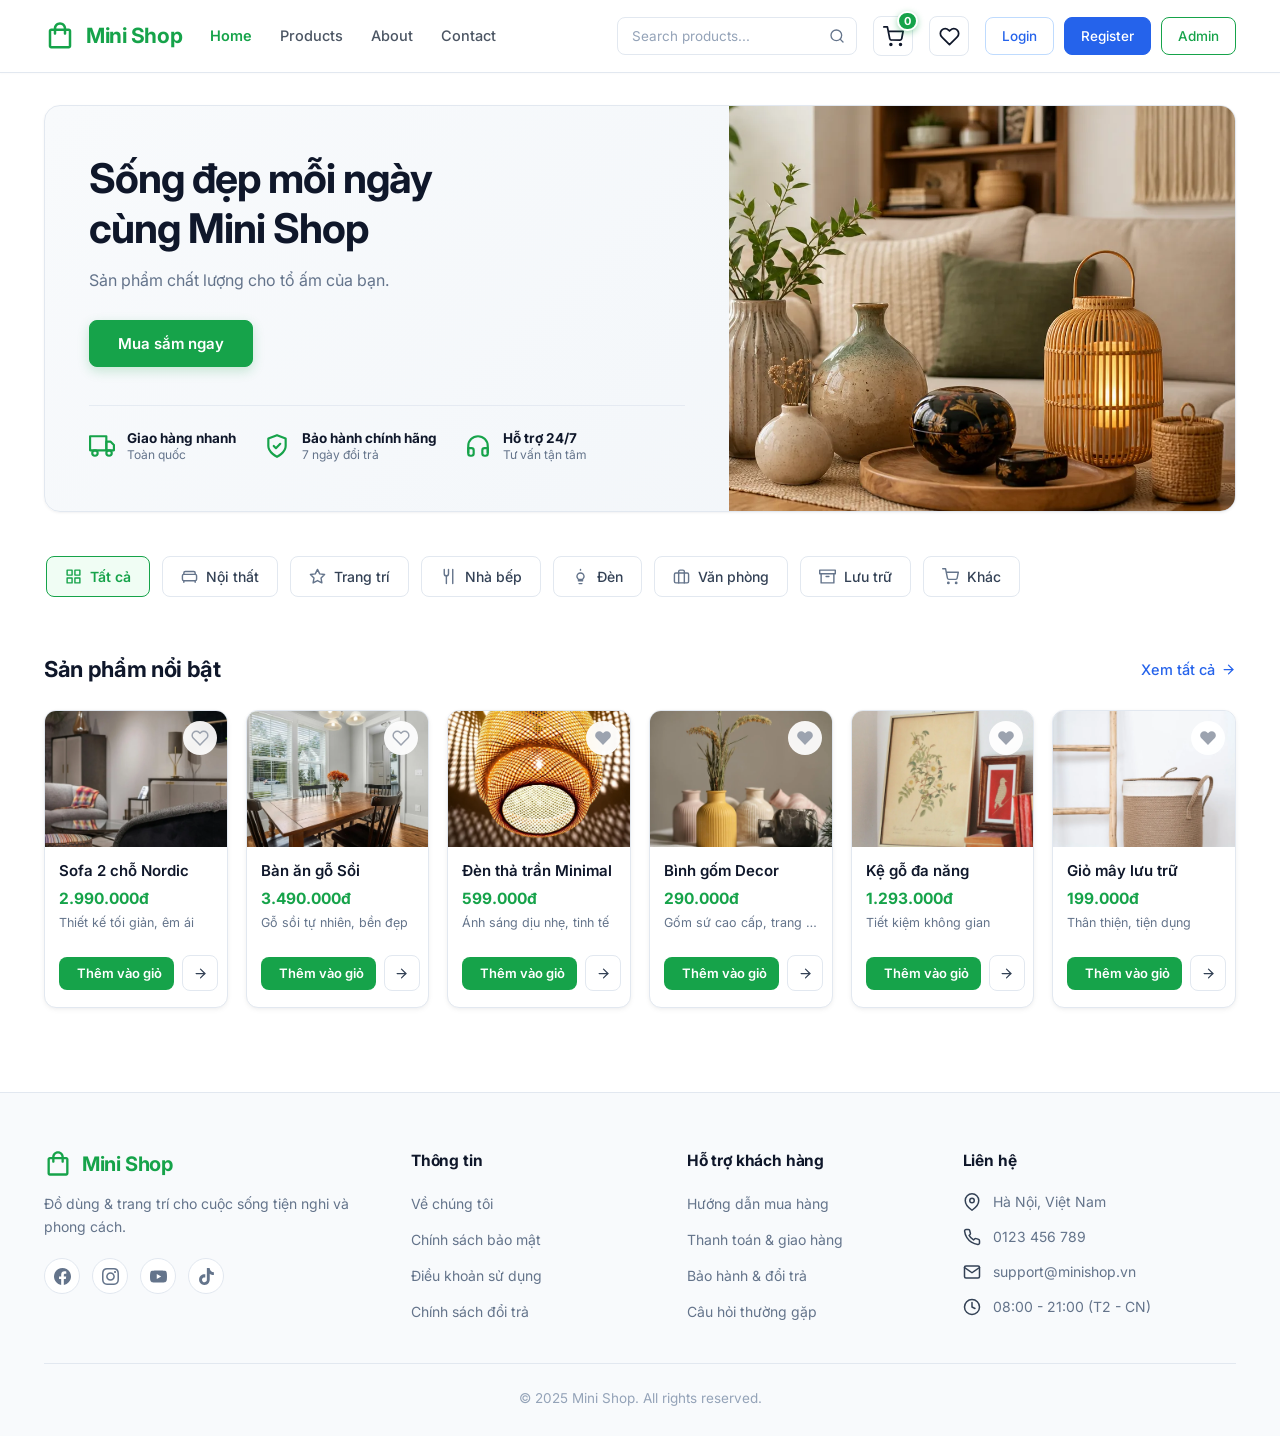
<file: index.html>
<!DOCTYPE html>
<html lang="vi">
<head>
  <meta charset="UTF-8">
  <meta name="viewport" content="width=device-width, initial-scale=1.0">
  <title>Mini Shop</title>
  
  <!-- Favicon biểu tượng giỏ hàng xanh -->
  <link rel="icon" type="image/svg+xml" href="data:image/svg+xml,<svg xmlns='http://www.w3.org/2000/svg' viewBox='0 0 24 24' fill='%2316a34a'><path d='M19 6h-2c0-2.76-2.24-5-5-5S7 3.24 7 6H5c-1.1 0-2 .9-2 2v12c0 1.1.9 2 2 2h14c1.1 0 2-.9 2-2V8c0-1.1-.9-2-2-2zm-7-3c1.66 0 3 1.34 3 3H9c0-1.66 1.34-3 3-3zm7 17H5V8h2v2c0 .55.45 1 1 1s1-.45 1-1V8h6v2c0 .55.45 1 1 1s1-.45 1-1V8h2v12z'/></svg>">

  <!-- Phông chữ Google Fonts: Inter -->
  <link rel="preconnect" href="https://fonts.googleapis.com">
  <link rel="preconnect" href="https://fonts.gstatic.com" crossorigin>
  <link href="https://fonts.googleapis.com/css2?family=Inter:wght@400;500;600;700&display=swap" rel="stylesheet">

  <!-- CSS Module theo cấu trúc khung chung -->
  <link rel="stylesheet" href="css/variables.css">
  <link rel="stylesheet" href="css/base.css">
  <link rel="stylesheet" href="css/header.css">
  <link rel="stylesheet" href="css/footer.css">
  <link rel="stylesheet" href="css/home.css">
  <link rel="stylesheet" href="css/wishlist.css">
</head>
<body>

  <!-- ========================================================================
       1. THANH MENU TRÊN CÙNG (HEADER DÙNG CHUNG)
       Được đóng gói chuẩn để các trang sau tái sử dụng
  ======================================================================== -->
  <header id="site-header" class="site-header" data-active="home">
    <div class="container header-container">
      <!-- Logo thương hiệu Mini Shop -->
      <a href="index.html" class="header-brand" aria-label="Mini Shop - Về trang chủ">
        <span class="brand-icon">
          <svg viewBox="0 0 24 24" width="30" height="30" fill="currentColor">
            <path d="M19 6h-2c0-2.76-2.24-5-5-5S7 3.24 7 6H5c-1.1 0-2 .9-2 2v12c0 1.1.9 2 2 2h14c1.1 0 2-.9 2-2V8c0-1.1-.9-2-2-2zm-7-3c1.66 0 3 1.34 3 3H9c0-1.66 1.34-3 3-3zm7 17H5V8h2v2c0 .55.45 1 1 1s1-.45 1-1V8h6v2c0 .55.45 1 1 1s1-.45 1-1V8h2v12z"/>
          </svg>
        </span>
        <span class="brand-name">Mini Shop</span>
      </a>

      <!-- Menu chuyển trang Desktop -->
      <nav class="header-nav" aria-label="Menu chính">
        <a href="index.html" class="nav-link active" data-nav="home">Home</a>
        <a href="products.html" class="nav-link" data-nav="products">Products</a>
        <a href="about.html" class="nav-link" data-nav="about">About</a>
        <a href="contact.html" class="nav-link" data-nav="contact">Contact</a>
      </nav>

      <!-- Nhóm hành động: Ô tìm kiếm & Nút Đăng nhập/Đăng ký/Admin -->
      <div class="header-actions">
        <form class="header-search" role="search" onsubmit="event.preventDefault(); MiniShopSearch(this);">
          <input type="search" class="search-input" placeholder="Search products..." aria-label="Tìm kiếm sản phẩm">
          <svg class="search-icon" viewBox="0 0 24 24" fill="none" stroke="currentColor" stroke-width="2" stroke-linecap="round" stroke-linejoin="round">
            <circle cx="11" cy="11" r="8"></circle>
            <line x1="21" y1="21" x2="16.65" y2="16.65"></line>
          </svg>
        </form>

        <!-- Cart & Wishlist icons -->
        <a href="cart.html" class="header-cart-btn" aria-label="Giỏ hàng Mini Shop" title="Xem giỏ hàng">
          <svg class="cart-icon" viewBox="0 0 24 24" width="21" height="21" fill="none" stroke="currentColor" stroke-width="2" stroke-linecap="round" stroke-linejoin="round">
            <circle cx="9" cy="21" r="1"></circle>
            <circle cx="20" cy="21" r="1"></circle>
            <path d="M1 1h4l2.68 13.39a2 2 0 0 0 2 1.61h9.72a2 2 0 0 0 2-1.61L23 6H6"></path>
          </svg>
          <span class="cart-badge" id="cartBadge">0</span>
        </a>
        <a href="wishlist.html" class="header-wish-btn" aria-label="Yêu thích" title="Xem yêu thích">
          <svg viewBox="0 0 24 24" width="21" height="21" fill="none" stroke="currentColor" stroke-width="2" stroke-linecap="round" stroke-linejoin="round">
            <path d="M20.84 4.61a5.5 5.5 0 0 0-7.78 0L12 5.67l-1.06-1.06a5.5 5.5 0 0 0-7.78 7.78l1.06 1.06L12 21.23l7.78-7.78 1.06-1.06a5.5 5.5 0 0 0 0-7.78z"></path>
          </svg>
          <span class="wishlist-badge" id="wishlistHeaderBadge">0</span>
        </a>

        <div class="auth-group">
          <a href="login.html" class="btn btn-outline-blue">Login</a>
          <a href="register.html" class="btn btn-blue">Register</a>
          <a href="admin.html" class="btn btn-outline-green">Admin</a>
        </div>
      </div>

      <!-- Nút mở menu trên điện thoại -->
      <button type="button" class="mobile-menu-btn" id="mobileMenuBtn" aria-label="Mở menu" aria-expanded="false">
        <svg viewBox="0 0 24 24" width="22" height="22" fill="none" stroke="currentColor" stroke-width="2" stroke-linecap="round" stroke-linejoin="round">
          <line x1="3" y1="12" x2="21" y2="12"></line>
          <line x1="3" y1="6" x2="21" y2="6"></line>
          <line x1="3" y1="18" x2="21" y2="18"></line>
        </svg>
      </button>
    </div>

    <!-- Khung điều hướng di động (Mobile Drawer) -->
    <div class="mobile-drawer" id="mobileDrawer">
      <div class="mobile-drawer-content">
        <form class="mobile-search" role="search" onsubmit="event.preventDefault(); MiniShopSearch(this);">
          <input type="search" class="search-input" placeholder="Search products..." aria-label="Tìm kiếm sản phẩm">
        </form>

        <nav class="mobile-nav-links">
          <a href="index.html" class="mobile-nav-link active" data-nav="home">Home</a>
          <a href="products.html" class="mobile-nav-link" data-nav="products">Products</a>
          <a href="about.html" class="mobile-nav-link" data-nav="about">About</a>
          <a href="contact.html" class="mobile-nav-link" data-nav="contact">Contact</a>
        </nav>

        <div class="mobile-actions">
          <a href="login.html" class="btn btn-outline-blue">Login</a>
          <a href="register.html" class="btn btn-blue">Register</a>
          <a href="admin.html" class="btn btn-outline-green">Admin</a>
        </div>
      </div>
    </div>
  </header>


  <!-- ========================================================================
       NỘI DUNG CHÍNH TRANG CHỦ
  ======================================================================== -->
  <main>
    <!-- 2. BANNER LỚN (HERO BANNER) -->
    <section class="hero-section">
      <div class="container">
        <div class="hero-banner">
          <!-- Cột nội dung văn bản & Cam kết -->
          <div class="hero-content">
            <h1 class="hero-title">
              Sống đẹp mỗi ngày<br>cùng Mini Shop
            </h1>
            <p class="hero-subtitle">
              Sản phẩm chất lượng cho tổ ấm của bạn.
            </p>
            <div class="hero-cta">
              <a href="#featured-products" class="btn btn-primary">Mua sắm ngay</a>
            </div>

            <!-- 3 Cam kết uy tín theo ảnh mẫu -->
            <div class="hero-features">
              <div class="feature-item">
                <svg class="feature-icon" viewBox="0 0 24 24" fill="none" stroke="currentColor" stroke-width="2" stroke-linecap="round" stroke-linejoin="round">
                  <rect x="1" y="3" width="15" height="13"></rect>
                  <polygon points="16 8 20 8 23 11 23 16 16 16 16 8"></polygon>
                  <circle cx="5.5" cy="18.5" r="2.5"></circle>
                  <circle cx="18.5" cy="18.5" r="2.5"></circle>
                </svg>
                <div class="feature-text">
                  <span class="feature-title">Giao hàng nhanh</span>
                  <span class="feature-sub">Toàn quốc</span>
                </div>
              </div>

              <div class="feature-item">
                <svg class="feature-icon" viewBox="0 0 24 24" fill="none" stroke="currentColor" stroke-width="2" stroke-linecap="round" stroke-linejoin="round">
                  <path d="M12 22s8-4 8-10V5l-8-3-8 3v7c0 6 8 10 8 10z"></path>
                  <polyline points="9 12 11 14 15 10"></polyline>
                </svg>
                <div class="feature-text">
                  <span class="feature-title">Bảo hành chính hãng</span>
                  <span class="feature-sub">7 ngày đổi trả</span>
                </div>
              </div>

              <div class="feature-item">
                <svg class="feature-icon" viewBox="0 0 24 24" fill="none" stroke="currentColor" stroke-width="2" stroke-linecap="round" stroke-linejoin="round">
                  <path d="M3 18v-6a9 9 0 0 1 18 0v6"></path>
                  <path d="M21 19a2 2 0 0 1-2 2h-1a2 2 0 0 1-2-2v-3a2 2 0 0 1 2-2h3zM3 19a2 2 0 0 0 2 2h1a2 2 0 0 0 2-2v-3a2 2 0 0 0-2-2H3z"></path>
                </svg>
                <div class="feature-text">
                  <span class="feature-title">Hỗ trợ 24/7</span>
                  <span class="feature-sub">Tư vấn tận tâm</span>
                </div>
              </div>
            </div>
          </div>

          <!-- Cột hình ảnh minh họa thật từ assets -->
          <div class="hero-visual">
            <img src="assets/images/banner/banner-trang-chu-mini-shop.webp" alt="Không gian sống đẹp cùng các sản phẩm thủ công trang trí Mini Shop" class="hero-image" loading="eager">
          </div>
        </div>
      </div>
    </section>

    <!-- 3. BỘ LỌC DANH MỤC SẢN PHẨM (CATEGORY TABS) -->
    <section class="categories-section">
      <div class="container">
        <div class="category-tabs" role="tablist" aria-label="Danh mục sản phẩm">
          <!-- Tất cả -->
          <button type="button" class="tab-btn active" data-category="all" role="tab" aria-selected="true">
            <svg class="tab-icon" viewBox="0 0 24 24" fill="none" stroke="currentColor" stroke-width="2" stroke-linecap="round" stroke-linejoin="round">
              <rect x="3" y="3" width="7" height="7"></rect>
              <rect x="14" y="3" width="7" height="7"></rect>
              <rect x="14" y="14" width="7" height="7"></rect>
              <rect x="3" y="14" width="7" height="7"></rect>
            </svg>
            <span>Tất cả</span>
          </button>

          <!-- Nội thất -->
          <button type="button" class="tab-btn" data-category="noi-that" role="tab" aria-selected="false">
            <svg class="tab-icon" viewBox="0 0 24 24" fill="none" stroke="currentColor" stroke-width="2" stroke-linecap="round" stroke-linejoin="round">
              <path d="M20 9V7a2 2 0 0 0-2-2H6a2 2 0 0 0-2 2v2"></path>
              <path d="M2 11a2 2 0 0 1 2-2h16a2 2 0 0 1 2 2v5a2 2 0 0 1-2 2H4a2 2 0 0 1-2-2v-5z"></path>
              <path d="M4 18v2M20 18v2"></path>
            </svg>
            <span>Nội thất</span>
          </button>

          <!-- Trang trí -->
          <button type="button" class="tab-btn" data-category="trang-tri" role="tab" aria-selected="false">
            <svg class="tab-icon" viewBox="0 0 24 24" fill="none" stroke="currentColor" stroke-width="2" stroke-linecap="round" stroke-linejoin="round">
              <polygon points="12 2 15.09 8.26 22 9.27 17 14.14 18.18 21.02 12 17.77 5.82 21.02 7 14.14 2 9.27 8.91 8.26 12 2"></polygon>
            </svg>
            <span>Trang trí</span>
          </button>

          <!-- Nhà bếp -->
          <button type="button" class="tab-btn" data-category="nha-bep" role="tab" aria-selected="false">
            <svg class="tab-icon" viewBox="0 0 24 24" fill="none" stroke="currentColor" stroke-width="2" stroke-linecap="round" stroke-linejoin="round">
              <path d="M18 2v20M6 2v6a3 3 0 0 0 6 0V2M9 11v11"></path>
            </svg>
            <span>Nhà bếp</span>
          </button>

          <!-- Đèn -->
          <button type="button" class="tab-btn" data-category="den" role="tab" aria-selected="false">
            <svg class="tab-icon" viewBox="0 0 24 24" fill="none" stroke="currentColor" stroke-width="2" stroke-linecap="round" stroke-linejoin="round">
              <path d="M9 18h6M10 22h4M12 2v1"></path>
              <path d="M12 7a5 5 0 0 1 5 5c0 2-1.5 3-2 4H9c-.5-1-2-2-2-4a5 5 0 0 1 5-5z"></path>
            </svg>
            <span>Đèn</span>
          </button>

          <!-- Văn phòng -->
          <button type="button" class="tab-btn" data-category="van-phong" role="tab" aria-selected="false">
            <svg class="tab-icon" viewBox="0 0 24 24" fill="none" stroke="currentColor" stroke-width="2" stroke-linecap="round" stroke-linejoin="round">
              <rect x="2" y="7" width="20" height="14" rx="2" ry="2"></rect>
              <path d="M16 21V5a2 2 0 0 0-2-2h-4a2 2 0 0 0-2 2v16"></path>
            </svg>
            <span>Văn phòng</span>
          </button>

          <!-- Lưu trữ -->
          <button type="button" class="tab-btn" data-category="luu-tru" role="tab" aria-selected="false">
            <svg class="tab-icon" viewBox="0 0 24 24" fill="none" stroke="currentColor" stroke-width="2" stroke-linecap="round" stroke-linejoin="round">
              <polyline points="21 8 21 21 3 21 3 8"></polyline>
              <rect x="1" y="3" width="22" height="5"></rect>
              <line x1="10" y1="12" x2="14" y2="12"></line>
            </svg>
            <span>Lưu trữ</span>
          </button>

          <!-- Khác -->
          <button type="button" class="tab-btn" data-category="khac" role="tab" aria-selected="false">
            <svg class="tab-icon" viewBox="0 0 24 24" fill="none" stroke="currentColor" stroke-width="2" stroke-linecap="round" stroke-linejoin="round">
              <circle cx="9" cy="21" r="1"></circle>
              <circle cx="20" cy="21" r="1"></circle>
              <path d="M1 1h4l2.68 13.39a2 2 0 0 0 2 1.61h9.72a2 2 0 0 0 2-1.61L23 6H6"></path>
            </svg>
            <span>Khác</span>
          </button>
        </div>
      </div>
    </section>

    <!-- 4. LƯỚI SẢN PHẨM NỔI BẬT -->
    <section class="featured-section" id="featured-products">
      <div class="container">
        <div class="section-header">
          <h2 class="section-title">Sản phẩm nổi bật</h2>
          <a href="products.html" class="section-link" id="viewAllProducts">
            <span>Xem tất cả</span>
            <svg viewBox="0 0 24 24" fill="none" stroke="currentColor" stroke-width="2" stroke-linecap="round" stroke-linejoin="round">
              <line x1="5" y1="12" x2="19" y2="12"></line>
              <polyline points="12 5 19 12 12 19"></polyline>
            </svg>
          </a>
        </div>

        <!-- Lưới sản phẩm (Dùng ảnh thật trong thư mục assets) -->
        <div class="products-grid" id="productsGrid">

          <!-- Sản phẩm 1: Sofa 2 chỗ Nordic -->
          <article class="product-card" data-category="noi-that">
            <div class="product-image-wrap">
              <img src="assets/images/products/noi-that-gia-dung/sofa-phong-khach.webp" alt="Sofa 2 chỗ Nordic" class="product-img" loading="lazy">
              <button class="btn-wishlist" data-wishlist-btn data-id="sofa-nordic"
                data-name="Sofa 2 chỗ Nordic" data-price="2990000"
                data-image="assets/images/products/noi-that-gia-dung/sofa-phong-khach.webp"
                data-category="Nội thất" aria-label="Yêu thích" title="Thêm vào yêu thích">
                <svg viewBox="0 0 24 24" fill="none" stroke="currentColor" stroke-width="2" stroke-linecap="round" stroke-linejoin="round"><path d="M20.84 4.61a5.5 5.5 0 0 0-7.78 0L12 5.67l-1.06-1.06a5.5 5.5 0 0 0-7.78 7.78l1.06 1.06L12 21.23l7.78-7.78 1.06-1.06a5.5 5.5 0 0 0 0-7.78z"></path></svg>
              </button>
            </div>
            <div class="product-info">
              <h3 class="product-name" title="Sofa 2 chỗ Nordic">Sofa 2 chỗ Nordic</h3>
              <div class="product-card-price">2.990.000đ</div>
              <p class="product-desc">Thiết kế tối giản, êm ái</p>
              <div class="product-card-footer">
                <div class="product-card-actions">
                  <button class="btn-card-cart" data-id="sofa-nordic" aria-label="Thêm vào giỏ">
                    <svg viewBox="0 0 24 24" width="15" height="15" fill="none" stroke="currentColor" stroke-width="2" stroke-linecap="round" stroke-linejoin="round">
                      <circle cx="9" cy="21" r="1"></circle><circle cx="20" cy="21" r="1"></circle>
                      <path d="M1 1h4l2.68 13.39a2 2 0 0 0 2 1.61h9.72a2 2 0 0 0 2-1.61L23 6H6"></path>
                    </svg>
                    <span>Thêm vào giỏ</span>
                  </button>
                  <a href="product-detail.html?id=sofa-nordic" class="btn-card-detail" aria-label="Xem chi tiết">
                    <svg viewBox="0 0 24 24" width="15" height="15" fill="none" stroke="currentColor" stroke-width="2" stroke-linecap="round" stroke-linejoin="round">
                      <line x1="5" y1="12" x2="19" y2="12"></line>
                      <polyline points="12 5 19 12 12 19"></polyline>
                    </svg>
                  </a>
                </div>
              </div>
            </div>
          </article>

          <article class="product-card" data-category="noi-that nha-bep">
            <div class="product-image-wrap">
              <img src="assets/images/products/noi-that-gia-dung/bo-ban-an-go.webp" alt="Bàn ăn gỗ Sồi" class="product-img" loading="lazy">
              <button class="btn-wishlist" data-wishlist-btn data-id="ban-an-go-soi"
                data-name="Bàn ăn gỗ Sồi" data-price="3490000"
                data-image="assets/images/products/noi-that-gia-dung/bo-ban-an-go.webp"
                data-category="Nội thất" aria-label="Yêu thích" title="Thêm vào yêu thích">
                <svg viewBox="0 0 24 24" fill="none" stroke="currentColor" stroke-width="2" stroke-linecap="round" stroke-linejoin="round"><path d="M20.84 4.61a5.5 5.5 0 0 0-7.78 0L12 5.67l-1.06-1.06a5.5 5.5 0 0 0-7.78 7.78l1.06 1.06L12 21.23l7.78-7.78 1.06-1.06a5.5 5.5 0 0 0 0-7.78z"></path></svg>
              </button>
            </div>
            <div class="product-info">
              <h3 class="product-name" title="Bàn ăn gỗ Sồi">Bàn ăn gỗ Sồi</h3>
              <div class="product-card-price">3.490.000đ</div>
              <p class="product-desc">Gỗ sồi tự nhiên, bền đẹp</p>
              <div class="product-card-footer">
                <div class="product-card-actions">
                  <button class="btn-card-cart" data-id="ban-an-go-soi" aria-label="Thêm vào giỏ">
                    <svg viewBox="0 0 24 24" width="15" height="15" fill="none" stroke="currentColor" stroke-width="2" stroke-linecap="round" stroke-linejoin="round">
                      <circle cx="9" cy="21" r="1"></circle><circle cx="20" cy="21" r="1"></circle>
                      <path d="M1 1h4l2.68 13.39a2 2 0 0 0 2 1.61h9.72a2 2 0 0 0 2-1.61L23 6H6"></path>
                    </svg>
                    <span>Thêm vào giỏ</span>
                  </button>
                  <a href="product-detail.html?id=ban-an-go-soi" class="btn-card-detail" aria-label="Xem chi tiết">
                    <svg viewBox="0 0 24 24" width="15" height="15" fill="none" stroke="currentColor" stroke-width="2" stroke-linecap="round" stroke-linejoin="round">
                      <line x1="5" y1="12" x2="19" y2="12"></line>
                      <polyline points="12 5 19 12 12 19"></polyline>
                    </svg>
                  </a>
                </div>
              </div>
            </div>
          </article>

          <!-- Sản phẩm 3: Đèn thả trần Minimal -->
          <article class="product-card" data-category="den trang-tri">
            <div class="product-image-wrap">
              <img src="assets/images/products/do-my-nghe/den-tre-thu-cong.webp" alt="Đèn thả trần Minimal" class="product-img" loading="lazy">
            
              <button class="btn-wishlist" data-wishlist-btn data-id="den-tha-minimal" data-name="Đèn thả trần Minimal" data-price="599000" data-image="assets/images/products/do-my-nghe/den-tre-thu-cong.webp" data-category="Đèn chiếu sáng" aria-label="Thêm vào yêu thích" title="Thêm vào yêu thích" aria-pressed="false"><svg viewBox="0 0 24 24" width="18" height="18" fill="currentColor"><path d="M20.84 4.61a5.5 5.5 0 0 0-7.78 0L12 5.67l-1.06-1.06a5.5 5.5 0 0 0-7.78 7.78l1.06 1.06L12 21.23l7.78-7.78 1.06-1.06a5.5 5.5 0 0 0 0-7.78z"></path></svg></button>
            </div>
            <div class="product-info">
              <h3 class="product-name" title="Đèn thả trần Minimal">Đèn thả trần Minimal</h3>
              <div class="product-card-price">599.000đ</div>
              <p class="product-desc">Ánh sáng dịu nhẹ, tinh tế</p>
              <div class="product-card-footer">
                <div class="product-card-actions">
                  <button class="btn-card-cart" data-id="den-tha-minimal" aria-label="Thêm vào giỏ">
                    <svg viewBox="0 0 24 24" width="15" height="15" fill="none" stroke="currentColor" stroke-width="2" stroke-linecap="round" stroke-linejoin="round">
                      <circle cx="9" cy="21" r="1"></circle><circle cx="20" cy="21" r="1"></circle>
                      <path d="M1 1h4l2.68 13.39a2 2 0 0 0 2 1.61h9.72a2 2 0 0 0 2-1.61L23 6H6"></path>
                    </svg>
                    <span>Thêm vào giỏ</span>
                  </button>
                  <a href="product-detail.html?id=den-tha-minimal" class="btn-card-detail" aria-label="Xem chi tiết">
                    <svg viewBox="0 0 24 24" width="15" height="15" fill="none" stroke="currentColor" stroke-width="2" stroke-linecap="round" stroke-linejoin="round">
                      <line x1="5" y1="12" x2="19" y2="12"></line>
                      <polyline points="12 5 19 12 12 19"></polyline>
                    </svg>
                  </a>
                </div>
              </div>
            </div>
          </article>

          <!-- Sản phẩm 4: Bình gốm Decor -->
          <article class="product-card" data-category="trang-tri">
            <div class="product-image-wrap">
              <img src="assets/images/products/do-my-nghe/binh-gom-trang-tri.webp" alt="Bình gốm Decor" class="product-img" loading="lazy">
            
              <button class="btn-wishlist" data-wishlist-btn data-id="binh-gom-decor" data-name="Bình gốm Decor" data-price="290000" data-image="assets/images/products/do-my-nghe/binh-gom-trang-tri.webp" data-category="Gốm sứ" aria-label="Thêm vào yêu thích" title="Thêm vào yêu thích" aria-pressed="false"><svg viewBox="0 0 24 24" width="18" height="18" fill="currentColor"><path d="M20.84 4.61a5.5 5.5 0 0 0-7.78 0L12 5.67l-1.06-1.06a5.5 5.5 0 0 0-7.78 7.78l1.06 1.06L12 21.23l7.78-7.78 1.06-1.06a5.5 5.5 0 0 0 0-7.78z"></path></svg></button>
            </div>
            <div class="product-info">
              <h3 class="product-name" title="Bình gốm Decor">Bình gốm Decor</h3>
              <div class="product-card-price">290.000đ</div>
              <p class="product-desc">Gốm sứ cao cấp, trang nhã</p>
              <div class="product-card-footer">
                <div class="product-card-actions">
                  <button class="btn-card-cart" data-id="binh-gom-decor" aria-label="Thêm vào giỏ">
                    <svg viewBox="0 0 24 24" width="15" height="15" fill="none" stroke="currentColor" stroke-width="2" stroke-linecap="round" stroke-linejoin="round">
                      <circle cx="9" cy="21" r="1"></circle><circle cx="20" cy="21" r="1"></circle>
                      <path d="M1 1h4l2.68 13.39a2 2 0 0 0 2 1.61h9.72a2 2 0 0 0 2-1.61L23 6H6"></path>
                    </svg>
                    <span>Thêm vào giỏ</span>
                  </button>
                  <a href="product-detail.html?id=binh-gom-decor" class="btn-card-detail" aria-label="Xem chi tiết">
                    <svg viewBox="0 0 24 24" width="15" height="15" fill="none" stroke="currentColor" stroke-width="2" stroke-linecap="round" stroke-linejoin="round">
                      <line x1="5" y1="12" x2="19" y2="12"></line>
                      <polyline points="12 5 19 12 12 19"></polyline>
                    </svg>
                  </a>
                </div>
              </div>
            </div>
          </article>

          <!-- Sản phẩm 5: Kệ gỗ đa năng -->
          <article class="product-card" data-category="noi-that luu-tru van-phong">
            <div class="product-image-wrap">
              <img src="assets/images/products/noi-that-gia-dung/ke-go-trang-tri.webp" alt="Kệ gỗ đa năng" class="product-img" loading="lazy">
            
              <button class="btn-wishlist" data-wishlist-btn data-id="ke-go-da-nang" data-name="Kệ gỗ đa năng" data-price="1293000" data-image="assets/images/products/noi-that-gia-dung/ke-go-trang-tri.webp" data-category="Nội thất" aria-label="Thêm vào yêu thích" title="Thêm vào yêu thích" aria-pressed="false"><svg viewBox="0 0 24 24" width="18" height="18" fill="currentColor"><path d="M20.84 4.61a5.5 5.5 0 0 0-7.78 0L12 5.67l-1.06-1.06a5.5 5.5 0 0 0-7.78 7.78l1.06 1.06L12 21.23l7.78-7.78 1.06-1.06a5.5 5.5 0 0 0 0-7.78z"></path></svg></button>
            </div>
            <div class="product-info">
              <h3 class="product-name" title="Kệ gỗ đa năng">Kệ gỗ đa năng</h3>
              <div class="product-card-price">1.293.000đ</div>
              <p class="product-desc">Tiết kiệm không gian</p>
              <div class="product-card-footer">
                <div class="product-card-actions">
                  <button class="btn-card-cart" data-id="ke-go-da-nang" aria-label="Thêm vào giỏ">
                    <svg viewBox="0 0 24 24" width="15" height="15" fill="none" stroke="currentColor" stroke-width="2" stroke-linecap="round" stroke-linejoin="round">
                      <circle cx="9" cy="21" r="1"></circle><circle cx="20" cy="21" r="1"></circle>
                      <path d="M1 1h4l2.68 13.39a2 2 0 0 0 2 1.61h9.72a2 2 0 0 0 2-1.61L23 6H6"></path>
                    </svg>
                    <span>Thêm vào giỏ</span>
                  </button>
                  <a href="product-detail.html?id=ke-go-da-nang" class="btn-card-detail" aria-label="Xem chi tiết">
                    <svg viewBox="0 0 24 24" width="15" height="15" fill="none" stroke="currentColor" stroke-width="2" stroke-linecap="round" stroke-linejoin="round">
                      <line x1="5" y1="12" x2="19" y2="12"></line>
                      <polyline points="12 5 19 12 12 19"></polyline>
                    </svg>
                  </a>
                </div>
              </div>
            </div>
          </article>

          <!-- Sản phẩm 6: Giỏ mây lưu trữ -->
          <article class="product-card" data-category="luu-tru trang-tri">
            <div class="product-image-wrap">
              <img src="assets/images/products/do-thu-cong/gio-may-dan.webp" alt="Giỏ mây lưu trữ" class="product-img" loading="lazy">
            
              <button class="btn-wishlist" data-wishlist-btn data-id="gio-may-luu-tru" data-name="Giỏ mây lưu trữ" data-price="199000" data-image="assets/images/products/do-thu-cong/gio-may-dan.webp" data-category="Mây tre đan" aria-label="Thêm vào yêu thích" title="Thêm vào yêu thích" aria-pressed="false"><svg viewBox="0 0 24 24" width="18" height="18" fill="currentColor"><path d="M20.84 4.61a5.5 5.5 0 0 0-7.78 0L12 5.67l-1.06-1.06a5.5 5.5 0 0 0-7.78 7.78l1.06 1.06L12 21.23l7.78-7.78 1.06-1.06a5.5 5.5 0 0 0 0-7.78z"></path></svg></button>
            </div>
            <div class="product-info">
              <h3 class="product-name" title="Giỏ mây lưu trữ">Giỏ mây lưu trữ</h3>
              <div class="product-card-price">199.000đ</div>
              <p class="product-desc">Thân thiện, tiện dụng</p>
              <div class="product-card-footer">
                <div class="product-card-actions">
                  <button class="btn-card-cart" data-id="gio-may-luu-tru" aria-label="Thêm vào giỏ">
                    <svg viewBox="0 0 24 24" width="15" height="15" fill="none" stroke="currentColor" stroke-width="2" stroke-linecap="round" stroke-linejoin="round">
                      <circle cx="9" cy="21" r="1"></circle><circle cx="20" cy="21" r="1"></circle>
                      <path d="M1 1h4l2.68 13.39a2 2 0 0 0 2 1.61h9.72a2 2 0 0 0 2-1.61L23 6H6"></path>
                    </svg>
                    <span>Thêm vào giỏ</span>
                  </button>
                  <a href="product-detail.html?id=gio-may-luu-tru" class="btn-card-detail" aria-label="Xem chi tiết">
                    <svg viewBox="0 0 24 24" width="15" height="15" fill="none" stroke="currentColor" stroke-width="2" stroke-linecap="round" stroke-linejoin="round">
                      <line x1="5" y1="12" x2="19" y2="12"></line>
                      <polyline points="12 5 19 12 12 19"></polyline>
                    </svg>
                  </a>
                </div>
              </div>
            </div>
          </article>

          <!-- Sản phẩm bổ trợ thêm khi lọc danh mục (Nhà bếp, Trang trí, Văn phòng, Khác) -->
          <article class="product-card" data-category="trang-tri" style="display: none;">
            <div class="product-image-wrap">
              <img src="assets/images/products/do-thu-cong/tranh-treo-macrame.webp" alt="Tranh treo Macrame" class="product-img" loading="lazy">
            
              <button class="btn-wishlist" data-wishlist-btn data-id="tranh-macrame" data-name="Tranh treo tường Macrame" data-price="350000" data-image="assets/images/products/do-thu-cong/tranh-treo-macrame.webp" data-category="Đồ thủ công" aria-label="Thêm vào yêu thích" title="Thêm vào yêu thích" aria-pressed="false"><svg viewBox="0 0 24 24" width="18" height="18" fill="currentColor"><path d="M20.84 4.61a5.5 5.5 0 0 0-7.78 0L12 5.67l-1.06-1.06a5.5 5.5 0 0 0-7.78 7.78l1.06 1.06L12 21.23l7.78-7.78 1.06-1.06a5.5 5.5 0 0 0 0-7.78z"></path></svg></button>
            </div>
            <div class="product-info">
              <h3 class="product-name" title="Tranh treo Macrame">Tranh treo Macrame</h3>
              <div class="product-card-price">350.000đ</div>
              <p class="product-desc">Sợi cotton đan tay tinh xảo</p>
              <div class="product-card-footer">
                <div class="product-card-actions">
                  <button class="btn-card-cart" data-id="tranh-macrame" aria-label="Thêm vào giỏ">
                    <svg viewBox="0 0 24 24" width="15" height="15" fill="none" stroke="currentColor" stroke-width="2" stroke-linecap="round" stroke-linejoin="round">
                      <circle cx="9" cy="21" r="1"></circle><circle cx="20" cy="21" r="1"></circle>
                      <path d="M1 1h4l2.68 13.39a2 2 0 0 0 2 1.61h9.72a2 2 0 0 0 2-1.61L23 6H6"></path>
                    </svg>
                    <span>Thêm vào giỏ</span>
                  </button>
                  <a href="product-detail.html?id=tranh-macrame" class="btn-card-detail" aria-label="Xem chi tiết">
                    <svg viewBox="0 0 24 24" width="15" height="15" fill="none" stroke="currentColor" stroke-width="2" stroke-linecap="round" stroke-linejoin="round">
                      <line x1="5" y1="12" x2="19" y2="12"></line>
                      <polyline points="12 5 19 12 12 19"></polyline>
                    </svg>
                  </a>
                </div>
              </div>
            </div>
          </article>

          <article class="product-card" data-category="nha-bep" style="display: none;">
            <div class="product-image-wrap">
              <img src="assets/images/products/do-thu-cong/khay-go-hoa-van.webp" alt="Khay gỗ hoa văn" class="product-img" loading="lazy">
            
              <button class="btn-wishlist" data-wishlist-btn data-id="khay-go-hoa-van" data-name="Khay gỗ chạm khắc hoa văn" data-price="220000" data-image="assets/images/products/do-thu-cong/khay-go-hoa-van.webp" data-category="Đồ thủ công" aria-label="Thêm vào yêu thích" title="Thêm vào yêu thích" aria-pressed="false"><svg viewBox="0 0 24 24" width="18" height="18" fill="currentColor"><path d="M20.84 4.61a5.5 5.5 0 0 0-7.78 0L12 5.67l-1.06-1.06a5.5 5.5 0 0 0-7.78 7.78l1.06 1.06L12 21.23l7.78-7.78 1.06-1.06a5.5 5.5 0 0 0 0-7.78z"></path></svg></button>
            </div>
            <div class="product-info">
              <h3 class="product-name" title="Khay gỗ hoa văn">Khay gỗ hoa văn</h3>
              <div class="product-card-price">240.000đ</div>
              <p class="product-desc">Gỗ tần bì chạm khắc vintage</p>
              <div class="product-card-footer">
                <div class="product-card-actions">
                  <button class="btn-card-cart" data-id="khay-go-hoa-van" aria-label="Thêm vào giỏ">
                    <svg viewBox="0 0 24 24" width="15" height="15" fill="none" stroke="currentColor" stroke-width="2" stroke-linecap="round" stroke-linejoin="round">
                      <circle cx="9" cy="21" r="1"></circle><circle cx="20" cy="21" r="1"></circle>
                      <path d="M1 1h4l2.68 13.39a2 2 0 0 0 2 1.61h9.72a2 2 0 0 0 2-1.61L23 6H6"></path>
                    </svg>
                    <span>Thêm vào giỏ</span>
                  </button>
                  <a href="product-detail.html?id=khay-go-hoa-van" class="btn-card-detail" aria-label="Xem chi tiết">
                    <svg viewBox="0 0 24 24" width="15" height="15" fill="none" stroke="currentColor" stroke-width="2" stroke-linecap="round" stroke-linejoin="round">
                      <line x1="5" y1="12" x2="19" y2="12"></line>
                      <polyline points="12 5 19 12 12 19"></polyline>
                    </svg>
                  </a>
                </div>
              </div>
            </div>
          </article>

          <article class="product-card" data-category="den" style="display: none;">
            <div class="product-image-wrap">
              <img src="assets/images/products/do-my-nghe/den-long-tre.webp" alt="Đèn lồng tre nghệ thuật" class="product-img" loading="lazy">
            
              <button class="btn-wishlist" data-wishlist-btn data-id="den-long-tre" data-name="Đèn lồng tre thủ công" data-price="280000" data-image="assets/images/products/do-my-nghe/den-long-tre.webp" data-category="Mây tre đan" aria-label="Thêm vào yêu thích" title="Thêm vào yêu thích" aria-pressed="false"><svg viewBox="0 0 24 24" width="18" height="18" fill="currentColor"><path d="M20.84 4.61a5.5 5.5 0 0 0-7.78 0L12 5.67l-1.06-1.06a5.5 5.5 0 0 0-7.78 7.78l1.06 1.06L12 21.23l7.78-7.78 1.06-1.06a5.5 5.5 0 0 0 0-7.78z"></path></svg></button>
            </div>
            <div class="product-info">
              <h3 class="product-name" title="Đèn lồng tre nghệ thuật">Đèn lồng tre thủ công</h3>
              <div class="product-card-price">480.000đ</div>
              <p class="product-desc">Nan tre uốn thủ công truyền thống</p>
              <div class="product-card-footer">
                <div class="product-card-actions">
                  <button class="btn-card-cart" data-id="den-long-tre" aria-label="Thêm vào giỏ">
                    <svg viewBox="0 0 24 24" width="15" height="15" fill="none" stroke="currentColor" stroke-width="2" stroke-linecap="round" stroke-linejoin="round">
                      <circle cx="9" cy="21" r="1"></circle><circle cx="20" cy="21" r="1"></circle>
                      <path d="M1 1h4l2.68 13.39a2 2 0 0 0 2 1.61h9.72a2 2 0 0 0 2-1.61L23 6H6"></path>
                    </svg>
                    <span>Thêm vào giỏ</span>
                  </button>
                  <a href="product-detail.html?id=den-long-tre" class="btn-card-detail" aria-label="Xem chi tiết">
                    <svg viewBox="0 0 24 24" width="15" height="15" fill="none" stroke="currentColor" stroke-width="2" stroke-linecap="round" stroke-linejoin="round">
                      <line x1="5" y1="12" x2="19" y2="12"></line>
                      <polyline points="12 5 19 12 12 19"></polyline>
                    </svg>
                  </a>
                </div>
              </div>
            </div>
          </article>

          <article class="product-card" data-category="van-phong" style="display: none;">
            <div class="product-image-wrap">
              <img src="assets/images/products/noi-that-gia-dung/chau-cay-de-ban.webp" alt="Chậu cây gốm để bàn" class="product-img" loading="lazy">
            
              <button class="btn-wishlist" data-wishlist-btn data-id="chau-cay-de-ban" data-name="Chậu gốm cây để bàn" data-price="150000" data-image="assets/images/products/noi-that-gia-dung/chau-cay-de-ban.webp" data-category="Gốm sứ" aria-label="Thêm vào yêu thích" title="Thêm vào yêu thích" aria-pressed="false"><svg viewBox="0 0 24 24" width="18" height="18" fill="currentColor"><path d="M20.84 4.61a5.5 5.5 0 0 0-7.78 0L12 5.67l-1.06-1.06a5.5 5.5 0 0 0-7.78 7.78l1.06 1.06L12 21.23l7.78-7.78 1.06-1.06a5.5 5.5 0 0 0 0-7.78z"></path></svg></button>
            </div>
            <div class="product-info">
              <h3 class="product-name" title="Chậu cây để bàn">Chậu cây gốm để bàn</h3>
              <div class="product-card-price">185.000đ</div>
              <p class="product-desc">Men gốm mờ, kèm đĩa lót gỗ</p>
              <div class="product-card-footer">
                <div class="product-card-actions">
                  <button class="btn-card-cart" data-id="chau-cay-de-ban" aria-label="Thêm vào giỏ">
                    <svg viewBox="0 0 24 24" width="15" height="15" fill="none" stroke="currentColor" stroke-width="2" stroke-linecap="round" stroke-linejoin="round">
                      <circle cx="9" cy="21" r="1"></circle><circle cx="20" cy="21" r="1"></circle>
                      <path d="M1 1h4l2.68 13.39a2 2 0 0 0 2 1.61h9.72a2 2 0 0 0 2-1.61L23 6H6"></path>
                    </svg>
                    <span>Thêm vào giỏ</span>
                  </button>
                  <a href="product-detail.html?id=chau-cay-de-ban" class="btn-card-detail" aria-label="Xem chi tiết">
                    <svg viewBox="0 0 24 24" width="15" height="15" fill="none" stroke="currentColor" stroke-width="2" stroke-linecap="round" stroke-linejoin="round">
                      <line x1="5" y1="12" x2="19" y2="12"></line>
                      <polyline points="12 5 19 12 12 19"></polyline>
                    </svg>
                  </a>
                </div>
              </div>
            </div>
          </article>

          <article class="product-card" data-category="khac" style="display: none;">
            <div class="product-image-wrap">
              <img src="assets/images/products/do-my-nghe/hop-son-mai.webp" alt="Hộp sơn mài thủ công" class="product-img" loading="lazy">
            
              <button class="btn-wishlist" data-wishlist-btn data-id="hop-son-mai" data-name="Hộp sơn mài trang trí" data-price="450000" data-image="assets/images/products/do-my-nghe/hop-son-mai.webp" data-category="Đồ mỹ nghệ" aria-label="Thêm vào yêu thích" title="Thêm vào yêu thích" aria-pressed="false"><svg viewBox="0 0 24 24" width="18" height="18" fill="currentColor"><path d="M20.84 4.61a5.5 5.5 0 0 0-7.78 0L12 5.67l-1.06-1.06a5.5 5.5 0 0 0-7.78 7.78l1.06 1.06L12 21.23l7.78-7.78 1.06-1.06a5.5 5.5 0 0 0 0-7.78z"></path></svg></button>
            </div>
            <div class="product-info">
              <h3 class="product-name" title="Hộp sơn mài thủ công">Hộp sơn mài cao cấp</h3>
              <div class="product-card-price">650.000đ</div>
              <p class="product-desc">Kỹ nghệ sơn mài truyền thống</p>
              <div class="product-card-footer">
                <div class="product-card-actions">
                  <button class="btn-card-cart" data-id="hop-son-mai" aria-label="Thêm vào giỏ">
                    <svg viewBox="0 0 24 24" width="15" height="15" fill="none" stroke="currentColor" stroke-width="2" stroke-linecap="round" stroke-linejoin="round">
                      <circle cx="9" cy="21" r="1"></circle><circle cx="20" cy="21" r="1"></circle>
                      <path d="M1 1h4l2.68 13.39a2 2 0 0 0 2 1.61h9.72a2 2 0 0 0 2-1.61L23 6H6"></path>
                    </svg>
                    <span>Thêm vào giỏ</span>
                  </button>
                  <a href="product-detail.html?id=hop-son-mai" class="btn-card-detail" aria-label="Xem chi tiết">
                    <svg viewBox="0 0 24 24" width="15" height="15" fill="none" stroke="currentColor" stroke-width="2" stroke-linecap="round" stroke-linejoin="round">
                      <line x1="5" y1="12" x2="19" y2="12"></line>
                      <polyline points="12 5 19 12 12 19"></polyline>
                    </svg>
                  </a>
                </div>
              </div>
            </div>
          </article>

          <!-- Trạng thái khi không tìm thấy sản phẩm phù hợp -->
          <div class="empty-filter-state" id="emptyFilterState" style="display: none;">
            Hiện chưa có sản phẩm phù hợp trong danh mục này. Vui lòng chọn danh mục khác hoặc bấm "Tất cả".
          </div>

        </div>
      </div>
    </section>
  </main>


  <!-- ========================================================================
       5. CHÂN TRANG (FOOTER DÙNG CHUNG)
       Được đóng gói chuẩn 4 cột thông tin để các trang sau tái sử dụng
  ======================================================================== -->
  <footer id="site-footer" class="site-footer">
    <div class="container">
      <div class="footer-top">
        <!-- Cột 1: Thông tin thương hiệu & mạng xã hội -->
        <div class="footer-brand">
          <a href="index.html" class="brand-logo" aria-label="Mini Shop">
            <span class="brand-icon">
              <svg viewBox="0 0 24 24" width="28" height="28" fill="currentColor">
                <path d="M19 6h-2c0-2.76-2.24-5-5-5S7 3.24 7 6H5c-1.1 0-2 .9-2 2v12c0 1.1.9 2 2 2h14c1.1 0 2-.9 2-2V8c0-1.1-.9-2-2-2zm-7-3c1.66 0 3 1.34 3 3H9c0-1.66 1.34-3 3-3zm7 17H5V8h2v2c0 .55.45 1 1 1s1-.45 1-1V8h6v2c0 .55.45 1 1 1s1-.45 1-1V8h2v12z"/>
              </svg>
            </span>
            <span class="brand-name">Mini Shop</span>
          </a>
          <p class="footer-desc">Đồ dùng &amp; trang trí cho cuộc sống tiện nghi và phong cách.</p>
          <div class="footer-socials">
            <a href="#" class="social-link" aria-label="Facebook">
              <svg viewBox="0 0 24 24" fill="currentColor">
                <path d="M24 12.073c0-6.627-5.373-12-12-12s-12 5.373-12 12c0 5.99 4.388 10.954 10.125 11.854v-8.385H7.078v-3.47h3.047V9.43c0-3.007 1.792-4.669 4.533-4.669 1.312 0 2.686.235 2.686.235v2.953H15.83c-1.491 0-1.956.925-1.956 1.874v2.25h3.328l-.532 3.47h-2.796v8.385C19.612 23.027 24 18.062 24 12.073z"/>
              </svg>
            </a>
            <a href="#" class="social-link" aria-label="Instagram">
              <svg viewBox="0 0 24 24" fill="currentColor">
                <path d="M12 2.163c3.204 0 3.584.012 4.85.07 3.252.148 4.771 1.691 4.919 4.919.058 1.265.069 1.645.069 4.849 0 3.205-.012 3.584-.069 4.849-.149 3.225-1.664 4.771-4.919 4.919-1.266.058-1.644.07-4.85.07-3.204 0-3.584-.012-4.849-.07-3.26-.149-4.771-1.699-4.919-4.92-.058-1.265-.07-1.644-.07-4.849 0-3.204.013-3.583.07-4.849.149-3.227 1.664-4.771 4.919-4.919 1.266-.057 1.645-.069 4.849-.069zm0-2.163c-3.259 0-3.667.014-4.947.072-4.358.2-6.78 2.618-6.98 6.98-.059 1.281-.073 1.689-.073 4.948 0 3.259.014 3.668.072 4.948.2 4.358 2.618 6.78 6.98 6.98 1.281.058 1.689.072 4.948.072 3.259 0 3.668-.014 4.948-.072 4.354-.2 6.782-2.618 6.979-6.98.059-1.28.073-1.689.073-4.948 0-3.259-.014-3.667-.072-4.947-.196-4.354-2.617-6.78-6.979-6.98-1.281-.059-1.69-.073-4.949-.073zm0 5.838c-3.403 0-6.162 2.759-6.162 6.162s2.759 6.163 6.162 6.163 6.162-2.759 6.162-6.163c0-3.403-2.759-6.162-6.162-6.162zm0 10.162c-2.209 0-4-1.79-4-4 0-2.209 1.791-4 4-4s4 1.791 4 4c0 2.21-1.791 4-4 4zm6.406-11.845c-.796 0-1.441.645-1.441 1.44s.645 1.44 1.441 1.44c.795 0 1.439-.645 1.439-1.44s-.644-1.44-1.439-1.44z"/>
              </svg>
            </a>
            <a href="#" class="social-link" aria-label="YouTube">
              <svg viewBox="0 0 24 24" fill="currentColor">
                <path d="M23.498 6.186a3.016 3.016 0 0 0-2.122-2.136C19.505 3.545 12 3.545 12 3.545s-7.505 0-9.377.505A3.017 3.017 0 0 0 .502 6.186C0 8.07 0 12 0 12s0 3.93.502 5.814a3.016 3.016 0 0 0 2.122 2.136c1.871.505 9.376.505 9.376.505s7.505 0 9.377-.505a3.015 3.015 0 0 0 2.122-2.136C24 15.93 24 12 24 12s0-3.93-.502-5.814zM9.545 15.568V8.432L15.818 12l-6.273 3.568z"/>
              </svg>
            </a>
            <a href="#" class="social-link" aria-label="TikTok">
              <svg viewBox="0 0 24 24" fill="currentColor">
                <path d="M12.525.02c1.31-.02 2.61-.01 3.91-.02.08 1.53.63 3.09 1.75 4.17 1.12 1.11 2.7 1.62 4.24 1.79v4.03c-1.44-.05-2.89-.35-4.2-.97-.57-.26-1.1-.59-1.62-1.01-.01 2.92.01 5.84-.02 8.75-.08 1.4-.54 2.79-1.35 3.94-1.31 1.92-3.58 3.17-5.91 3.21-1.43.08-2.86-.31-4.08-1.03-2.02-1.19-3.44-3.37-3.65-5.71-.02-.5-.03-1-.01-1.49.18-1.9 1.12-3.72 2.58-4.96 1.66-1.44 3.98-2.13 6.15-1.72.02 1.48-.04 2.96-.04 4.44-.99-.32-2.15-.23-3.02.37-.63.41-1.11 1.04-1.36 1.75-.21.51-.24 1.07-.14 1.61.24 1.64 1.82 3.02 3.5 2.87 1.12-.01 2.19-.66 2.77-1.61.19-.33.4-.67.41-1.06.1-1.79.06-3.57.07-5.36.01-4.03-.01-8.05.02-12.07z"/>
              </svg>
            </a>
          </div>
        </div>

        <!-- Cột 2: Thông tin -->
        <div class="footer-column">
          <h3 class="footer-column-title">Thông tin</h3>
          <ul class="footer-links">
            <li><a href="#" class="footer-link">Về chúng tôi</a></li>
            <li><a href="#" class="footer-link">Chính sách bảo mật</a></li>
            <li><a href="#" class="footer-link">Điều khoản sử dụng</a></li>
            <li><a href="#" class="footer-link">Chính sách đổi trả</a></li>
          </ul>
        </div>

        <!-- Cột 3: Hỗ trợ khách hàng -->
        <div class="footer-column">
          <h3 class="footer-column-title">Hỗ trợ khách hàng</h3>
          <ul class="footer-links">
            <li><a href="#" class="footer-link">Hướng dẫn mua hàng</a></li>
            <li><a href="#" class="footer-link">Thanh toán &amp; giao hàng</a></li>
            <li><a href="#" class="footer-link">Bảo hành &amp; đổi trả</a></li>
            <li><a href="#" class="footer-link">Câu hỏi thường gặp</a></li>
          </ul>
        </div>

        <!-- Cột 4: Liên hệ -->
        <div class="footer-column">
          <h3 class="footer-column-title">Liên hệ</h3>
          <ul class="footer-contact-list">
            <li class="contact-item">
              <svg class="contact-icon" viewBox="0 0 24 24" fill="none" stroke="currentColor" stroke-width="2" stroke-linecap="round" stroke-linejoin="round">
                <path d="M21 10c0 7-9 13-9 13s-9-6-9-13a9 9 0 0 1 18 0z"></path>
                <circle cx="12" cy="10" r="3"></circle>
              </svg>
              <span>Hà Nội, Việt Nam</span>
            </li>
            <li class="contact-item">
              <svg class="contact-icon" viewBox="0 0 24 24" fill="none" stroke="currentColor" stroke-width="2" stroke-linecap="round" stroke-linejoin="round">
                <path d="M22 16.92v3a2 2 0 0 1-2.18 2 19.79 19.79 0 0 1-8.63-3.07 19.5 19.5 0 0 1-6-6 19.79 19.79 0 0 1-3.07-8.67A2 2 0 0 1 4.11 2h3a2 2 0 0 1 2 1.72 12.84 12.84 0 0 0 .7 2.81 2 2 0 0 1-.45 2.11L8.09 9.91a16 16 0 0 0 6 6l1.27-1.27a2 2 0 0 1 2.11-.45 12.84 12.84 0 0 0 2.81.7A2 2 0 0 1 22 16.92z"></path>
              </svg>
              <span>0123 456 789</span>
            </li>
            <li class="contact-item">
              <svg class="contact-icon" viewBox="0 0 24 24" fill="none" stroke="currentColor" stroke-width="2" stroke-linecap="round" stroke-linejoin="round">
                <path d="M4 4h16c1.1 0 2 .9 2 2v12c0 1.1-.9 2-2 2H4c-1.1 0-2-.9-2-2V6c0-1.1.9-2 2-2z"></path>
                <polyline points="22,6 12,13 2,6"></polyline>
              </svg>
              <span>support@minishop.vn</span>
            </li>
            <li class="contact-item">
              <svg class="contact-icon" viewBox="0 0 24 24" fill="none" stroke="currentColor" stroke-width="2" stroke-linecap="round" stroke-linejoin="round">
                <circle cx="12" cy="12" r="10"></circle>
                <polyline points="12 6 12 12 16 14"></polyline>
              </svg>
              <span>08:00 - 21:00 (T2 - CN)</span>
            </li>
          </ul>
        </div>
      </div>

      <!-- Bản quyền chân trang -->
      <div class="footer-bottom">
        <p class="copyright-text">&copy; 2025 Mini Shop. All rights reserved.</p>
      </div>
    </div>
  </footer>

  <!-- Scripts: Hệ thống linh kiện dùng chung & Logic trang chủ -->
  <script src="js/cart.js"></script>
  <script src="js/wishlist.js"></script>
  <script src="js/components.js"></script>
  <script src="js/home.js"></script>
</body>
</html>
</file>
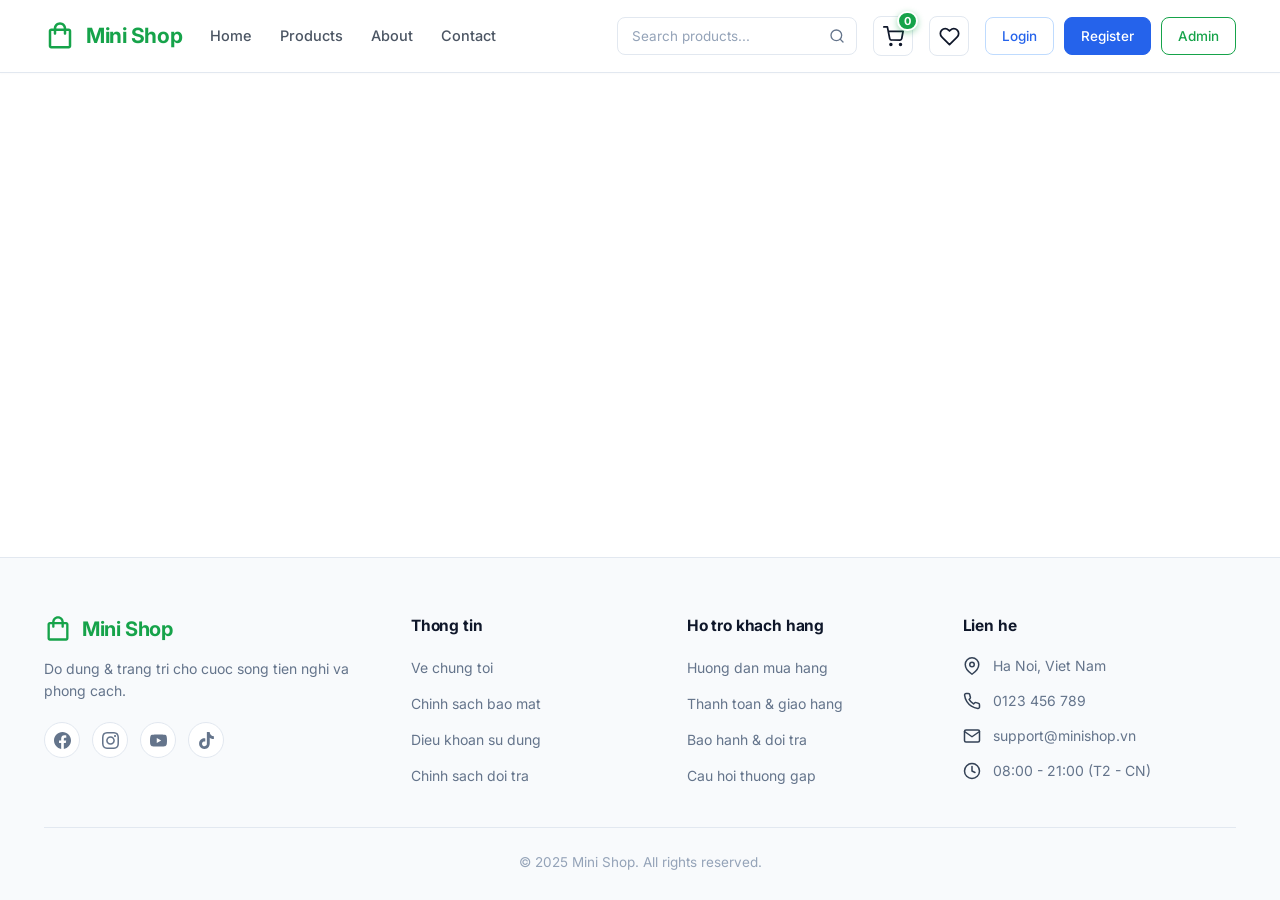
<file: cart.html>
<!DOCTYPE html>
<html lang="vi">
<head>
  <meta charset="UTF-8">
  <meta name="viewport" content="width=device-width, initial-scale=1.0">
  <title>Gio hang - Mini Shop</title>

  <!-- Favicon -->
  <link rel="icon" type="image/svg+xml" href="data:image/svg+xml,<svg xmlns='http://www.w3.org/2000/svg' viewBox='0 0 24 24' fill='%2316a34a'><path d='M19 6h-2c0-2.76-2.24-5-5-5S7 3.24 7 6H5c-1.1 0-2 .9-2 2v12c0 1.1.9 2 2 2h14c1.1 0 2-.9 2-2V8c0-1.1-.9-2-2-2zm-7-3c1.66 0 3 1.34 3 3H9c0-1.66 1.34-3 3-3zm7 17H5V8h2v2c0 .55.45 1 1 1s1-.45 1-1V8h6v2c0 .55.45 1 1 1s1-.45 1-1V8h2v12z'/></svg>">

  <!-- Google Fonts: Inter -->
  <link rel="preconnect" href="https://fonts.googleapis.com">
  <link rel="preconnect" href="https://fonts.gstatic.com" crossorigin>
  <link href="https://fonts.googleapis.com/css2?family=Inter:wght@400;500;600;700&display=swap" rel="stylesheet">

  <!-- CSS -->
  <link rel="stylesheet" href="css/variables.css">
  <link rel="stylesheet" href="css/base.css">
  <link rel="stylesheet" href="css/header.css">
  <link rel="stylesheet" href="css/footer.css">
  <link rel="stylesheet" href="css/cart.css">
  <link rel="stylesheet" href="css/wishlist.css">
</head>
<body>

  <!-- ========================================================================
       HEADER
  ======================================================================== -->
  <header id="site-header" class="site-header" data-active="">
    <div class="container header-container">
      <!-- Logo -->
      <a href="index.html" class="header-brand" aria-label="Mini Shop - Ve trang chu">
        <span class="brand-icon">
          <svg viewBox="0 0 24 24" width="30" height="30" fill="currentColor">
            <path d="M19 6h-2c0-2.76-2.24-5-5-5S7 3.24 7 6H5c-1.1 0-2 .9-2 2v12c0 1.1.9 2 2 2h14c1.1 0 2-.9 2-2V8c0-1.1-.9-2-2-2zm-7-3c1.66 0 3 1.34 3 3H9c0-1.66 1.34-3 3-3zm7 17H5V8h2v2c0 .55.45 1 1 1s1-.45 1-1V8h6v2c0 .55.45 1 1 1s1-.45 1-1V8h2v12z"/>
          </svg>
        </span>
        <span class="brand-name">Mini Shop</span>
      </a>

      <!-- Desktop nav -->
      <nav class="header-nav" aria-label="Menu chinh">
        <a href="index.html" class="nav-link" data-nav="home">Home</a>
        <a href="products.html" class="nav-link" data-nav="products">Products</a>
        <a href="about.html" class="nav-link" data-nav="about">About</a>
        <a href="contact.html" class="nav-link" data-nav="contact">Contact</a>
      </nav>

      <!-- Header actions -->
      <div class="header-actions">
        <form class="header-search" role="search" onsubmit="event.preventDefault(); MiniShopSearch(this);">
          <input type="search" class="search-input" placeholder="Search products..." aria-label="Tim kiem san pham">
          <svg class="search-icon" viewBox="0 0 24 24" fill="none" stroke="currentColor" stroke-width="2" stroke-linecap="round" stroke-linejoin="round">
            <circle cx="11" cy="11" r="8"></circle>
            <line x1="21" y1="21" x2="16.65" y2="16.65"></line>
          </svg>
        </form>

        <!-- Cart button -->
        <a href="cart.html" class="header-cart-btn" aria-label="Gio hang" title="Xem gio hang">
          <svg class="cart-icon" viewBox="0 0 24 24" width="21" height="21" fill="none" stroke="currentColor" stroke-width="2" stroke-linecap="round" stroke-linejoin="round">
            <circle cx="9" cy="21" r="1"></circle>
            <circle cx="20" cy="21" r="1"></circle>
            <path d="M1 1h4l2.68 13.39a2 2 0 0 0 2 1.61h9.72a2 2 0 0 0 2-1.61L23 6H6"></path>
          </svg>
          <span class="cart-badge" id="cartBadge">0</span>
        </a>

        <a href="wishlist.html" class="header-wish-btn" aria-label="Yêu thích" title="Xem yêu thích">
          <svg viewBox="0 0 24 24" width="21" height="21" fill="none" stroke="currentColor" stroke-width="2" stroke-linecap="round" stroke-linejoin="round">
            <path d="M20.84 4.61a5.5 5.5 0 0 0-7.78 0L12 5.67l-1.06-1.06a5.5 5.5 0 0 0-7.78 7.78l1.06 1.06L12 21.23l7.78-7.78 1.06-1.06a5.5 5.5 0 0 0 0-7.78z"></path>
          </svg>
          <span class="wishlist-badge" id="wishlistHeaderBadge">0</span>
        </a>

        <div class="auth-group">
          <a href="login.html" class="btn btn-outline-blue">Login</a>
          <a href="register.html" class="btn btn-blue">Register</a>
          <a href="admin.html" class="btn btn-outline-green">Admin</a>
        </div>
      </div>

      <!-- Mobile right group: cart + menu -->
      <div class="mobile-header-right">
        <a href="cart.html" class="header-cart-btn" aria-label="Gio hang" title="Xem gio hang">
          <svg class="cart-icon" viewBox="0 0 24 24" width="21" height="21" fill="none" stroke="currentColor" stroke-width="2" stroke-linecap="round" stroke-linejoin="round">
            <circle cx="9" cy="21" r="1"></circle>
            <circle cx="20" cy="21" r="1"></circle>
            <path d="M1 1h4l2.68 13.39a2 2 0 0 0 2 1.61h9.72a2 2 0 0 0 2-1.61L23 6H6"></path>
          </svg>
          <span class="cart-badge" id="cartBadgeMobile">0</span>
        </a>
        <button type="button" class="mobile-menu-btn" id="mobileMenuBtn" aria-label="Mo menu" aria-expanded="false">
          <svg viewBox="0 0 24 24" width="22" height="22" fill="none" stroke="currentColor" stroke-width="2" stroke-linecap="round" stroke-linejoin="round">
            <line x1="3" y1="12" x2="21" y2="12"></line>
            <line x1="3" y1="6" x2="21" y2="6"></line>
            <line x1="3" y1="18" x2="21" y2="18"></line>
          </svg>
        </button>
      </div>
    </div>

    <!-- Mobile Drawer -->
    <div class="mobile-drawer" id="mobileDrawer">
      <div class="mobile-drawer-content">
        <form class="mobile-search" role="search" onsubmit="event.preventDefault(); MiniShopSearch(this);">
          <input type="search" class="search-input" placeholder="Search products..." aria-label="Tim kiem san pham">
        </form>

        <nav class="mobile-nav-links">
          <a href="index.html" class="mobile-nav-link" data-nav="home">Home</a>
          <a href="products.html" class="mobile-nav-link" data-nav="products">Products</a>
          <a href="about.html" class="mobile-nav-link" data-nav="about">About</a>
          <a href="contact.html" class="mobile-nav-link" data-nav="contact">Contact</a>
          <a href="cart.html" class="mobile-nav-link" data-nav="cart">Gio hang</a>
        </nav>

        <div class="mobile-actions">
          <a href="login.html" class="btn btn-outline-blue">Login</a>
          <a href="register.html" class="btn btn-blue">Register</a>
          <a href="admin.html" class="btn btn-outline-green">Admin</a>
        </div>
      </div>
    </div>
  </header>


  <!-- ========================================================================
       MAIN CONTENT
  ======================================================================== -->
  <main>
    <section class="cart-page" id="cartPageContent">
      <div class="container">

        <!-- Breadcrumb -->
        <nav class="cart-breadcrumb" aria-label="Breadcrumb">
          <a href="index.html">Trang chu</a>
          <span class="breadcrumb-sep">
            <svg viewBox="0 0 24 24" width="14" height="14" fill="none" stroke="currentColor" stroke-width="2" stroke-linecap="round" stroke-linejoin="round">
              <polyline points="9 18 15 12 9 6"></polyline>
            </svg>
          </span>
          <span>Gio hang</span>
        </nav>

        <!-- Page title -->
        <div class="cart-page-header">
          <h1 class="cart-page-title">Gio hang cua ban</h1>
          <span class="cart-count-badge" id="cartCountBadge">0 san pham</span>
        </div>

        <!-- Cart layout: items + summary -->
        <div class="cart-layout" id="cartFilledState">

          <!-- Left: Cart items -->
          <div class="cart-items-col">
            <div class="cart-items-list" id="cartItemsList">

              <!-- Sample cart item (rendered by JS; shown here as structural template) -->
              <div class="cart-item" data-item-id="sofa-nordic">
                <div class="cart-item-image">
                  <img src="assets/images/products/noi-that-gia-dung/sofa-phong-khach.webp" alt="Sofa 2 cho Nordic" loading="lazy">
                </div>
                <div class="cart-item-body">
                  <a href="product-detail.html?id=sofa-nordic" class="cart-item-name">Sofa 2 cho Nordic</a>
                  <span class="cart-item-category">Noi that</span>
                  <span class="cart-item-unit-price">2.990.000d</span>
                  <div class="cart-item-controls">
                    <div class="cart-qty-control">
                      <button type="button" class="qty-decrease" aria-label="Giam so luong">-</button>
                      <input type="number" class="qty-input" value="1" min="1" max="99" aria-label="So luong">
                      <button type="button" class="qty-increase" aria-label="Tang so luong">+</button>
                    </div>
                    <span class="cart-item-line-total">2.990.000d</span>
                  </div>
                </div>
                <button type="button" class="cart-item-remove" aria-label="Xoa san pham">
                  <svg viewBox="0 0 24 24" width="18" height="18" fill="none" stroke="currentColor" stroke-width="2" stroke-linecap="round" stroke-linejoin="round">
                    <polyline points="3 6 5 6 21 6"></polyline>
                    <path d="M19 6v14a2 2 0 0 1-2 2H7a2 2 0 0 1-2-2V6m3 0V4a2 2 0 0 1 2-2h4a2 2 0 0 1 2 2v2"></path>
                    <line x1="10" y1="11" x2="10" y2="17"></line>
                    <line x1="14" y1="11" x2="14" y2="17"></line>
                  </svg>
                </button>
              </div>

              <div class="cart-item" data-item-id="binh-gom-decor">
                <div class="cart-item-image">
                  <img src="assets/images/products/do-my-nghe/binh-gom-trang-tri.webp" alt="Binh gom Decor" loading="lazy">
                </div>
                <div class="cart-item-body">
                  <a href="product-detail.html?id=binh-gom-decor" class="cart-item-name">Binh gom Decor</a>
                  <span class="cart-item-category">Trang tri</span>
                  <span class="cart-item-unit-price">290.000d</span>
                  <div class="cart-item-controls">
                    <div class="cart-qty-control">
                      <button type="button" class="qty-decrease" aria-label="Giam so luong">-</button>
                      <input type="number" class="qty-input" value="2" min="1" max="99" aria-label="So luong">
                      <button type="button" class="qty-increase" aria-label="Tang so luong">+</button>
                    </div>
                    <span class="cart-item-line-total">580.000d</span>
                  </div>
                </div>
                <button type="button" class="cart-item-remove" aria-label="Xoa san pham">
                  <svg viewBox="0 0 24 24" width="18" height="18" fill="none" stroke="currentColor" stroke-width="2" stroke-linecap="round" stroke-linejoin="round">
                    <polyline points="3 6 5 6 21 6"></polyline>
                    <path d="M19 6v14a2 2 0 0 1-2 2H7a2 2 0 0 1-2-2V6m3 0V4a2 2 0 0 1 2-2h4a2 2 0 0 1 2 2v2"></path>
                    <line x1="10" y1="11" x2="10" y2="17"></line>
                    <line x1="14" y1="11" x2="14" y2="17"></line>
                  </svg>
                </button>
              </div>

            </div>

            <!-- Clear all -->
            <button type="button" class="cart-clear-all" id="cartClearAll">
              <svg viewBox="0 0 24 24" width="15" height="15" fill="none" stroke="currentColor" stroke-width="2" stroke-linecap="round" stroke-linejoin="round">
                <polyline points="3 6 5 6 21 6"></polyline>
                <path d="M19 6v14a2 2 0 0 1-2 2H7a2 2 0 0 1-2-2V6m3 0V4a2 2 0 0 1 2-2h4a2 2 0 0 1 2 2v2"></path>
              </svg>
              Xoa tat ca
            </button>
          </div>

          <!-- Right: Order summary -->
          <aside class="cart-summary">
            <h2 class="cart-summary-title">Tom tat don hang</h2>

            <div class="cart-summary-row">
              <span class="label">Tam tinh</span>
              <span class="value" id="cartSubtotal">3.570.000d</span>
            </div>

            <div class="cart-summary-row">
              <span class="label">Phi van chuyen</span>
              <span class="value" id="cartShipping">30.000d</span>
            </div>

            <!-- Coupon -->
            <div class="cart-coupon-form" id="cartCouponForm">
              <input type="text" placeholder="Nhap ma giam gia" id="couponInput" aria-label="Ma giam gia">
              <button type="button" id="couponApplyBtn">Ap dung</button>
            </div>

            <div class="cart-summary-row cart-discount-row" id="cartDiscountRow" style="display: none;">
              <span class="label">Giam gia</span>
              <span class="value" id="cartDiscount">-0d</span>
            </div>

            <div class="cart-grand-total">
              <span class="label">Tong cong</span>
              <span class="value" id="cartGrandTotal">3.600.000d</span>
            </div>

            <div class="cart-summary-actions">
              <a href="#" class="btn-checkout" id="checkoutBtn">
                <svg viewBox="0 0 24 24" width="18" height="18" fill="none" stroke="currentColor" stroke-width="2" stroke-linecap="round" stroke-linejoin="round">
                  <rect x="1" y="4" width="22" height="16" rx="2" ry="2"></rect>
                  <line x1="1" y1="10" x2="23" y2="10"></line>
                </svg>
                Tien hanh thanh toan
              </a>
              <a href="products.html" class="btn-continue-shopping">
                <svg viewBox="0 0 24 24" width="16" height="16" fill="none" stroke="currentColor" stroke-width="2" stroke-linecap="round" stroke-linejoin="round">
                  <line x1="19" y1="12" x2="5" y2="12"></line>
                  <polyline points="12 19 5 12 12 5"></polyline>
                </svg>
                Tiep tuc mua sam
              </a>
            </div>
          </aside>

        </div>

        <!-- Empty state (hidden by default) -->
        <div class="cart-empty-state" id="cartEmptyState" style="display: none;">
          <svg viewBox="0 0 24 24" width="72" height="72" fill="none" stroke="currentColor" stroke-width="1.2" stroke-linecap="round" stroke-linejoin="round">
            <circle cx="9" cy="21" r="1"></circle>
            <circle cx="20" cy="21" r="1"></circle>
            <path d="M1 1h4l2.68 13.39a2 2 0 0 0 2 1.61h9.72a2 2 0 0 0 2-1.61L23 6H6"></path>
          </svg>
          <h2 class="empty-title">Gio hang cua ban dang trong</h2>
          <p class="empty-desc">Ban chua them san pham nao vao gio hang. Hay kham pha cac san pham cua chung toi.</p>
          <a href="products.html" class="btn-shop-now">
            <svg viewBox="0 0 24 24" width="18" height="18" fill="none" stroke="currentColor" stroke-width="2" stroke-linecap="round" stroke-linejoin="round">
              <line x1="5" y1="12" x2="19" y2="12"></line>
              <polyline points="12 5 19 12 12 19"></polyline>
            </svg>
            Kham pha san pham
          </a>
        </div>

      </div>
    </section>
  </main>


  <!-- ========================================================================
       FOOTER
  ======================================================================== -->
  <footer id="site-footer" class="site-footer">
    <div class="container">
      <div class="footer-top">
        <!-- Col 1: Brand -->
        <div class="footer-brand">
          <a href="index.html" class="brand-logo" aria-label="Mini Shop">
            <span class="brand-icon">
              <svg viewBox="0 0 24 24" width="28" height="28" fill="currentColor">
                <path d="M19 6h-2c0-2.76-2.24-5-5-5S7 3.24 7 6H5c-1.1 0-2 .9-2 2v12c0 1.1.9 2 2 2h14c1.1 0 2-.9 2-2V8c0-1.1-.9-2-2-2zm-7-3c1.66 0 3 1.34 3 3H9c0-1.66 1.34-3 3-3zm7 17H5V8h2v2c0 .55.45 1 1 1s1-.45 1-1V8h6v2c0 .55.45 1 1 1s1-.45 1-1V8h2v12z"/>
              </svg>
            </span>
            <span class="brand-name">Mini Shop</span>
          </a>
          <p class="footer-desc">Do dung &amp; trang tri cho cuoc song tien nghi va phong cach.</p>
          <div class="footer-socials">
            <a href="#" class="social-link" aria-label="Facebook">
              <svg viewBox="0 0 24 24" fill="currentColor">
                <path d="M24 12.073c0-6.627-5.373-12-12-12s-12 5.373-12 12c0 5.99 4.388 10.954 10.125 11.854v-8.385H7.078v-3.47h3.047V9.43c0-3.007 1.792-4.669 4.533-4.669 1.312 0 2.686.235 2.686.235v2.953H15.83c-1.491 0-1.956.925-1.956 1.874v2.25h3.328l-.532 3.47h-2.796v8.385C19.612 23.027 24 18.062 24 12.073z"/>
              </svg>
            </a>
            <a href="#" class="social-link" aria-label="Instagram">
              <svg viewBox="0 0 24 24" fill="currentColor">
                <path d="M12 2.163c3.204 0 3.584.012 4.85.07 3.252.148 4.771 1.691 4.919 4.919.058 1.265.069 1.645.069 4.849 0 3.205-.012 3.584-.069 4.849-.149 3.225-1.664 4.771-4.919 4.919-1.266.058-1.644.07-4.85.07-3.204 0-3.584-.012-4.849-.07-3.26-.149-4.771-1.699-4.919-4.92-.058-1.265-.07-1.644-.07-4.849 0-3.204.013-3.583.07-4.849.149-3.227 1.664-4.771 4.919-4.919 1.266-.057 1.645-.069 4.849-.069zm0-2.163c-3.259 0-3.667.014-4.947.072-4.358.2-6.78 2.618-6.98 6.98-.059 1.281-.073 1.689-.073 4.948 0 3.259.014 3.668.072 4.948.2 4.358 2.618 6.78 6.98 6.98 1.281.058 1.689.072 4.948.072 3.259 0 3.668-.014 4.948-.072 4.354-.2 6.782-2.618 6.979-6.98.059-1.28.073-1.689.073-4.948 0-3.259-.014-3.667-.072-4.947-.196-4.354-2.617-6.78-6.979-6.98-1.281-.059-1.69-.073-4.949-.073zm0 5.838c-3.403 0-6.162 2.759-6.162 6.162s2.759 6.163 6.162 6.163 6.162-2.759 6.162-6.163c0-3.403-2.759-6.162-6.162-6.162zm0 10.162c-2.209 0-4-1.79-4-4 0-2.209 1.791-4 4-4s4 1.791 4 4c0 2.21-1.791 4-4 4zm6.406-11.845c-.796 0-1.441.645-1.441 1.44s.645 1.44 1.441 1.44c.795 0 1.439-.645 1.439-1.44s-.644-1.44-1.439-1.44z"/>
              </svg>
            </a>
            <a href="#" class="social-link" aria-label="YouTube">
              <svg viewBox="0 0 24 24" fill="currentColor">
                <path d="M23.498 6.186a3.016 3.016 0 0 0-2.122-2.136C19.505 3.545 12 3.545 12 3.545s-7.505 0-9.377.505A3.017 3.017 0 0 0 .502 6.186C0 8.07 0 12 0 12s0 3.93.502 5.814a3.016 3.016 0 0 0 2.122 2.136c1.871.505 9.376.505 9.376.505s7.505 0 9.377-.505a3.015 3.015 0 0 0 2.122-2.136C24 15.93 24 12 24 12s0-3.93-.502-5.814zM9.545 15.568V8.432L15.818 12l-6.273 3.568z"/>
              </svg>
            </a>
            <a href="#" class="social-link" aria-label="TikTok">
              <svg viewBox="0 0 24 24" fill="currentColor">
                <path d="M12.525.02c1.31-.02 2.61-.01 3.91-.02.08 1.53.63 3.09 1.75 4.17 1.12 1.11 2.7 1.62 4.24 1.79v4.03c-1.44-.05-2.89-.35-4.2-.97-.57-.26-1.1-.59-1.62-1.01-.01 2.92.01 5.84-.02 8.75-.08 1.4-.54 2.79-1.35 3.94-1.31 1.92-3.58 3.17-5.91 3.21-1.43.08-2.86-.31-4.08-1.03-2.02-1.19-3.44-3.37-3.65-5.71-.02-.5-.03-1-.01-1.49.18-1.9 1.12-3.72 2.58-4.96 1.66-1.44 3.98-2.13 6.15-1.72.02 1.48-.04 2.96-.04 4.44-.99-.32-2.15-.23-3.02.37-.63.41-1.11 1.04-1.36 1.75-.21.51-.24 1.07-.14 1.61.24 1.64 1.82 3.02 3.5 2.87 1.12-.01 2.19-.66 2.77-1.61.19-.33.4-.67.41-1.06.1-1.79.06-3.57.07-5.36.01-4.03-.01-8.05.02-12.07z"/>
              </svg>
            </a>
          </div>
        </div>

        <!-- Col 2: Thong tin -->
        <div class="footer-column">
          <h3 class="footer-column-title">Thong tin</h3>
          <ul class="footer-links">
            <li><a href="#" class="footer-link">Ve chung toi</a></li>
            <li><a href="#" class="footer-link">Chinh sach bao mat</a></li>
            <li><a href="#" class="footer-link">Dieu khoan su dung</a></li>
            <li><a href="#" class="footer-link">Chinh sach doi tra</a></li>
          </ul>
        </div>

        <!-- Col 3: Ho tro khach hang -->
        <div class="footer-column">
          <h3 class="footer-column-title">Ho tro khach hang</h3>
          <ul class="footer-links">
            <li><a href="#" class="footer-link">Huong dan mua hang</a></li>
            <li><a href="#" class="footer-link">Thanh toan &amp; giao hang</a></li>
            <li><a href="#" class="footer-link">Bao hanh &amp; doi tra</a></li>
            <li><a href="#" class="footer-link">Cau hoi thuong gap</a></li>
          </ul>
        </div>

        <!-- Col 4: Lien he -->
        <div class="footer-column">
          <h3 class="footer-column-title">Lien he</h3>
          <ul class="footer-contact-list">
            <li class="contact-item">
              <svg class="contact-icon" viewBox="0 0 24 24" fill="none" stroke="currentColor" stroke-width="2" stroke-linecap="round" stroke-linejoin="round">
                <path d="M21 10c0 7-9 13-9 13s-9-6-9-13a9 9 0 0 1 18 0z"></path>
                <circle cx="12" cy="10" r="3"></circle>
              </svg>
              <span>Ha Noi, Viet Nam</span>
            </li>
            <li class="contact-item">
              <svg class="contact-icon" viewBox="0 0 24 24" fill="none" stroke="currentColor" stroke-width="2" stroke-linecap="round" stroke-linejoin="round">
                <path d="M22 16.92v3a2 2 0 0 1-2.18 2 19.79 19.79 0 0 1-8.63-3.07 19.5 19.5 0 0 1-6-6 19.79 19.79 0 0 1-3.07-8.67A2 2 0 0 1 4.11 2h3a2 2 0 0 1 2 1.72 12.84 12.84 0 0 0 .7 2.81 2 2 0 0 1-.45 2.11L8.09 9.91a16 16 0 0 0 6 6l1.27-1.27a2 2 0 0 1 2.11-.45 12.84 12.84 0 0 0 2.81.7A2 2 0 0 1 22 16.92z"></path>
              </svg>
              <span>0123 456 789</span>
            </li>
            <li class="contact-item">
              <svg class="contact-icon" viewBox="0 0 24 24" fill="none" stroke="currentColor" stroke-width="2" stroke-linecap="round" stroke-linejoin="round">
                <path d="M4 4h16c1.1 0 2 .9 2 2v12c0 1.1-.9 2-2 2H4c-1.1 0-2-.9-2-2V6c0-1.1.9-2 2-2z"></path>
                <polyline points="22,6 12,13 2,6"></polyline>
              </svg>
              <span>support@minishop.vn</span>
            </li>
            <li class="contact-item">
              <svg class="contact-icon" viewBox="0 0 24 24" fill="none" stroke="currentColor" stroke-width="2" stroke-linecap="round" stroke-linejoin="round">
                <circle cx="12" cy="12" r="10"></circle>
                <polyline points="12 6 12 12 16 14"></polyline>
              </svg>
              <span>08:00 - 21:00 (T2 - CN)</span>
            </li>
          </ul>
        </div>
      </div>

      <!-- Copyright -->
      <div class="footer-bottom">
        <p class="copyright-text">&copy; 2025 Mini Shop. All rights reserved.</p>
      </div>
    </div>
  </footer>

  <!-- Scripts -->
  <script src="js/components.js"></script>
  <script src="js/cart.js"></script>
  <script src="js/wishlist.js"></script>
  <script>
    if (typeof initCartPage === 'function') {
      initCartPage();
    }
  </script>
</body>
</html>
</file>
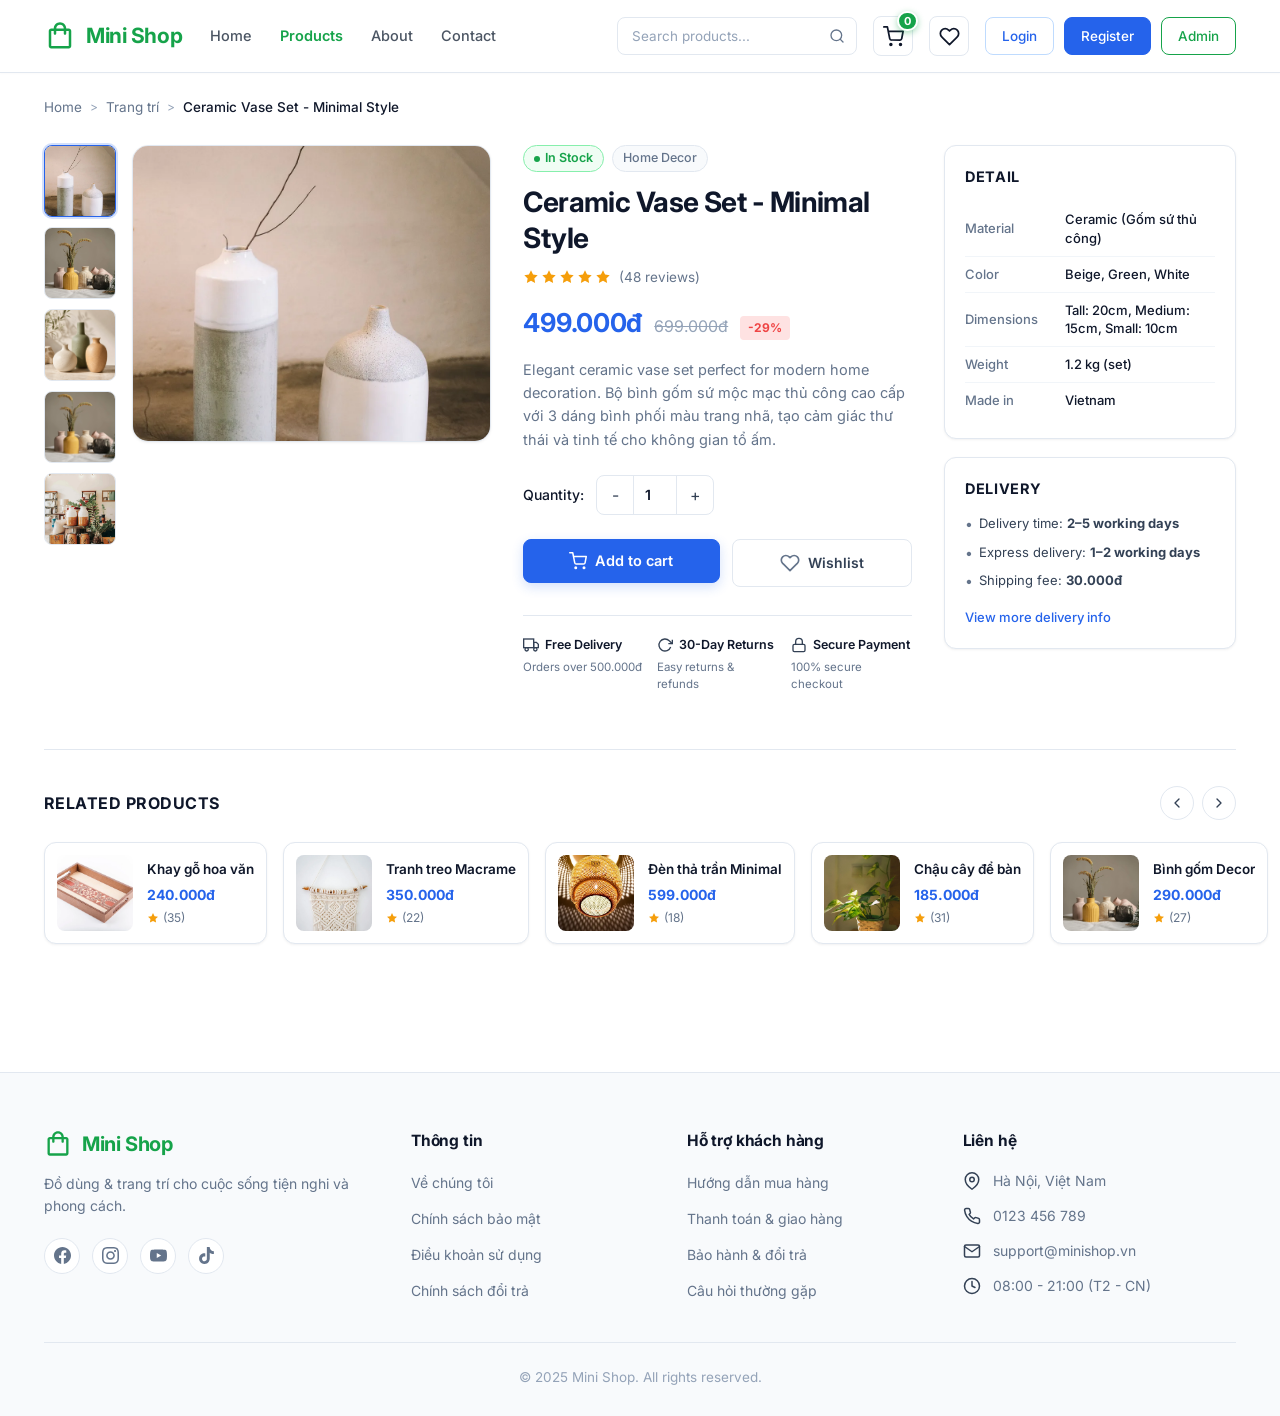
<file: product-detail.html>
<!DOCTYPE html>
<html lang="vi">
<head>
  <meta charset="UTF-8">
  <meta name="viewport" content="width=device-width, initial-scale=1.0">
  <title>Ceramic Vase Set - Minimal Style | Mini Shop</title>
  
  <!-- Favicon -->
  <link rel="icon" type="image/svg+xml" href="data:image/svg+xml,<svg xmlns='http://www.w3.org/2000/svg' viewBox='0 0 24 24' fill='%2316a34a'><path d='M19 6h-2c0-2.76-2.24-5-5-5S7 3.24 7 6H5c-1.1 0-2 .9-2 2v12c0 1.1.9 2 2 2h14c1.1 0 2-.9 2-2V8c0-1.1-.9-2-2-2zm-7-3c1.66 0 3 1.34 3 3H9c0-1.66 1.34-3 3-3zm7 17H5V8h2v2c0 .55.45 1 1 1s1-.45 1-1V8h6v2c0 .55.45 1 1 1s1-.45 1-1V8h2v12z'/></svg>">
  <link rel="preconnect" href="https://fonts.googleapis.com">
  <link rel="preconnect" href="https://fonts.gstatic.com" crossorigin>
  <link href="https://fonts.googleapis.com/css2?family=Inter:wght@400;500;600;700&display=swap" rel="stylesheet">

  <!-- CSS Module theo cấu trúc khung chung -->
  <link rel="stylesheet" href="css/variables.css">
  <link rel="stylesheet" href="css/base.css">
  <link rel="stylesheet" href="css/header.css">
  <link rel="stylesheet" href="css/footer.css">
  <link rel="stylesheet" href="css/detail.css">
  <link rel="stylesheet" href="css/wishlist.css">
</head>
<body>

  <!-- ========================================================================
       1. THANH MENU TRÊN CÙNG (DÙNG LẠI TỪ KHUNG CHUNG)
  ======================================================================== -->
  <header id="site-header" class="site-header" data-active="products">
    <div class="container header-container">
      <!-- Brand Logo -->
      <a href="index.html" class="header-brand" aria-label="Trang chủ Mini Shop">
        <span class="brand-icon">
          <svg viewBox="0 0 24 24" width="30" height="30" fill="currentColor">
            <path d="M19 6h-2c0-2.76-2.24-5-5-5S7 3.24 7 6H5c-1.1 0-2 .9-2 2v12c0 1.1.9 2 2 2h14c1.1 0 2-.9 2-2V8c0-1.1-.9-2-2-2zm-7-3c1.66 0 3 1.34 3 3H9c0-1.66 1.34-3 3-3zm7 17H5V8h2v2c0 .55.45 1 1 1s1-.45 1-1V8h6v2c0 .55.45 1 1 1s1-.45 1-1V8h2v12z"/>
          </svg>
        </span>
        <span class="brand-name">Mini Shop</span>
      </a>

      <!-- Menu chuyển trang Desktop -->
      <nav class="header-nav" aria-label="Menu chính">
        <a href="index.html" class="nav-link" data-nav="home">Home</a>
        <a href="products.html" class="nav-link active" data-nav="products">Products</a>
        <a href="about.html" class="nav-link" data-nav="about">About</a>
        <a href="contact.html" class="nav-link" data-nav="contact">Contact</a>
      </nav>

      <!-- Nhóm hành động: Tìm kiếm & Auth -->
      <div class="header-actions">
        <form class="header-search" role="search" onsubmit="event.preventDefault(); MiniShopSearch(this);">
          <input type="search" class="search-input" placeholder="Search products..." aria-label="Tìm kiếm sản phẩm">
          <svg class="search-icon" viewBox="0 0 24 24" fill="none" stroke="currentColor" stroke-width="2" stroke-linecap="round" stroke-linejoin="round">
            <circle cx="11" cy="11" r="8"></circle>
            <line x1="21" y1="21" x2="16.65" y2="16.65"></line>
          </svg>
        </form>

        <!-- Cart & Wishlist icons -->
        <a href="cart.html" class="header-cart-btn" aria-label="Giỏ hàng Mini Shop" title="Xem giỏ hàng">
          <svg class="cart-icon" viewBox="0 0 24 24" width="21" height="21" fill="none" stroke="currentColor" stroke-width="2" stroke-linecap="round" stroke-linejoin="round">
            <circle cx="9" cy="21" r="1"></circle>
            <circle cx="20" cy="21" r="1"></circle>
            <path d="M1 1h4l2.68 13.39a2 2 0 0 0 2 1.61h9.72a2 2 0 0 0 2-1.61L23 6H6"></path>
          </svg>
          <span class="cart-badge" id="cartBadge">0</span>
        </a>
        <a href="wishlist.html" class="header-wish-btn" aria-label="Yêu thích" title="Xem yêu thích">
          <svg viewBox="0 0 24 24" width="21" height="21" fill="none" stroke="currentColor" stroke-width="2" stroke-linecap="round" stroke-linejoin="round">
            <path d="M20.84 4.61a5.5 5.5 0 0 0-7.78 0L12 5.67l-1.06-1.06a5.5 5.5 0 0 0-7.78 7.78l1.06 1.06L12 21.23l7.78-7.78 1.06-1.06a5.5 5.5 0 0 0 0-7.78z"></path>
          </svg>
          <span class="wishlist-badge" id="wishlistHeaderBadge">0</span>
        </a>

        <div class="auth-group">
          <a href="login.html" class="btn btn-outline-blue">Login</a>
          <a href="register.html" class="btn btn-blue">Register</a>
          <a href="admin.html" class="btn btn-outline-green">Admin</a>
        </div>
      </div>

      <div class="mobile-header-right">
        <a href="cart.html" class="header-cart-btn" aria-label="Giỏ hàng" title="Xem giỏ hàng">
          <svg class="cart-icon" viewBox="0 0 24 24" width="21" height="21" fill="none" stroke="currentColor" stroke-width="2" stroke-linecap="round" stroke-linejoin="round">
            <circle cx="9" cy="21" r="1"></circle>
            <circle cx="20" cy="21" r="1"></circle>
            <path d="M1 1h4l2.68 13.39a2 2 0 0 0 2 1.61h9.72a2 2 0 0 0 2-1.61L23 6H6"></path>
          </svg>
          <span class="cart-badge" id="cartBadgeMobile">0</span>
        </a>
        <button type="button" class="mobile-menu-btn" id="mobileMenuBtn" aria-label="Mở menu" aria-expanded="false">
          <svg viewBox="0 0 24 24" width="22" height="22" fill="none" stroke="currentColor" stroke-width="2" stroke-linecap="round" stroke-linejoin="round">
            <line x1="3" y1="12" x2="21" y2="12"></line>
            <line x1="3" y1="6" x2="21" y2="6"></line>
            <line x1="3" y1="18" x2="21" y2="18"></line>
          </svg>
        </button>
      </div>
      <!-- Nút mở menu trên điện thoại -->
      <button type="button" class="mobile-menu-btn" id="mobileMenuBtn" aria-label="Mở menu" aria-expanded="false">
        <svg viewBox="0 0 24 24" width="22" height="22" fill="none" stroke="currentColor" stroke-width="2" stroke-linecap="round" stroke-linejoin="round">
          <line x1="3" y1="12" x2="21" y2="12"></line>
          <line x1="3" y1="6" x2="21" y2="6"></line>
          <line x1="3" y1="18" x2="21" y2="18"></line>
        </svg>
      </button>
    </div>

    <!-- Mobile Drawer Menu -->
    <div class="mobile-drawer" id="mobileDrawer">
      <div class="mobile-drawer-content">
        <form class="mobile-search" role="search" onsubmit="event.preventDefault(); MiniShopSearch(this);">
          <input type="search" class="search-input" placeholder="Search products..." aria-label="Tìm kiếm sản phẩm">
        </form>

        <nav class="mobile-nav-links">
          <a href="index.html" class="mobile-nav-link" data-nav="home">Home</a>
          <a href="products.html" class="mobile-nav-link active" data-nav="products">Products</a>
          <a href="about.html" class="mobile-nav-link" data-nav="about">About</a>
          <a href="contact.html" class="mobile-nav-link" data-nav="contact">Contact</a>
        </nav>

        <div class="mobile-actions">
          <a href="login.html" class="btn btn-outline-blue">Login</a>
          <a href="register.html" class="btn btn-blue">Register</a>
          <a href="admin.html" class="btn btn-outline-green">Admin</a>
        </div>
      </div>
    </div>
  </header>


  <!-- ========================================================================
       NỘI DUNG CHÍNH TRANG CHI TIẾT SẢN PHẨM (PRODUCT DETAIL)
  ======================================================================== -->
  <main class="product-detail-page">
    <div class="container">
      <!-- Breadcrumb -->
      <nav class="breadcrumb" aria-label="Đường dẫn trang">
        <a href="index.html" class="breadcrumb-link">Home</a>
        <span class="breadcrumb-separator">&gt;</span>
        <a href="products.html" class="breadcrumb-link" id="breadcrumbCategory">Decor</a>
        <span class="breadcrumb-separator">&gt;</span>
        <span class="breadcrumb-current" id="breadcrumbTitle">Ceramic Vase Set - Minimal Style</span>
      </nav>

      <!-- Khung trưng bày sản phẩm 3 phần (Thư viện ảnh, Thông tin lõi, Bảng chi tiết & Giao hàng) -->
      <div class="product-showcase-grid">

        <!-- 1. THƯ VIỆN HÌNH ẢNH (GALLERY) -->
        <div class="product-gallery-wrap">
          <!-- Danh sách Thumbnail dọc bên trái -->
          <div class="gallery-thumbs-list" id="galleryThumbs">
            <button type="button" class="thumb-item active" data-img="assets/images/products/do-my-nghe/bo-binh-gom-minimal.webp" aria-label="Ảnh 1">
              <img src="assets/images/products/do-my-nghe/bo-binh-gom-minimal.webp" alt="Bộ bình gốm góc chính">
            </button>
            <button type="button" class="thumb-item" data-img="assets/images/products/do-my-nghe/binh-gom-trang-tri.webp" aria-label="Ảnh 2">
              <img src="assets/images/products/do-my-nghe/binh-gom-trang-tri.webp" alt="Bình gốm xanh nhạt">
            </button>
            <button type="button" class="thumb-item" data-img="assets/images/products/do-my-nghe/bo-binh-gom-thu-cong.webp" aria-label="Ảnh 3">
              <img src="assets/images/products/do-my-nghe/bo-binh-gom-thu-cong.webp" alt="Bình gốm kẻ sọc vân nổi">
            </button>
            <button type="button" class="thumb-item" data-img="assets/images/products/San_pham/binh-gom-trang-tri-original.webp" aria-label="Ảnh 4">
              <img src="assets/images/products/San_pham/binh-gom-trang-tri-original.webp" alt="Bình gốm mộc tròn">
            </button>
            <button type="button" class="thumb-item" data-img="assets/images/products/San_pham/hero-home-decor-pexels-original.webp" aria-label="Ảnh 5">
              <img src="assets/images/products/San_pham/hero-home-decor-pexels-original.webp" alt="Góc bài trí gốm trong không gian">
            </button>
          </div>

          <!-- Khung ảnh lớn trung tâm -->
          <div class="gallery-main-view">
            <img src="assets/images/products/do-my-nghe/bo-binh-gom-minimal.webp" alt="Ceramic Vase Set - Minimal Style" class="gallery-main-img" id="mainProductImage">
          </div>
        </div>

        <!-- 2. THÔNG TIN SẢN PHẨM & MUA HÀNG (CORE INFO) -->
        <div class="product-core-info">
          <!-- Badges trạng thái -->
          <div class="product-badges-row">
            <span class="tag-stock" id="productStockBadge">In Stock</span>
            <span class="tag-category" id="productCategoryBadge">Home Decor</span>
          </div>

          <!-- Tên sản phẩm -->
          <h1 class="detail-product-title" id="productTitle">Ceramic Vase Set - Minimal Style</h1>

          <!-- Đánh giá sao -->
          <div class="product-rating-row">
            <div class="rating-stars">
              <svg viewBox="0 0 24 24"><polygon points="12 2 15.09 8.26 22 9.27 17 14.14 18.18 21.02 12 17.77 5.82 21.02 7 14.14 2 9.27 8.91 8.26 12 2"></polygon></svg>
              <svg viewBox="0 0 24 24"><polygon points="12 2 15.09 8.26 22 9.27 17 14.14 18.18 21.02 12 17.77 5.82 21.02 7 14.14 2 9.27 8.91 8.26 12 2"></polygon></svg>
              <svg viewBox="0 0 24 24"><polygon points="12 2 15.09 8.26 22 9.27 17 14.14 18.18 21.02 12 17.77 5.82 21.02 7 14.14 2 9.27 8.91 8.26 12 2"></polygon></svg>
              <svg viewBox="0 0 24 24"><polygon points="12 2 15.09 8.26 22 9.27 17 14.14 18.18 21.02 12 17.77 5.82 21.02 7 14.14 2 9.27 8.91 8.26 12 2"></polygon></svg>
              <svg viewBox="0 0 24 24"><polygon points="12 2 15.09 8.26 22 9.27 17 14.14 18.18 21.02 12 17.77 5.82 21.02 7 14.14 2 9.27 8.91 8.26 12 2"></polygon></svg>
            </div>
            <span class="rating-count-text">(48 reviews)</span>
          </div>

          <!-- Mức giá & Giảm giá -->
          <div class="detail-price-box">
            <span class="detail-current-price" id="productPrice">499.000đ</span>
            <span class="detail-old-price" id="productOldPrice">699.000đ</span>
            <span class="detail-discount-tag" id="productDiscountTag">-29%</span>
          </div>

          <!-- Đoạn mô tả ngắn -->
          <p class="detail-description" id="productDesc">
            Elegant ceramic vase set perfect for modern home decoration. Bộ bình gốm sứ mộc mạc thủ công cao cấp, tạo cảm giác thư thái và tinh tế cho không gian tổ ấm.
          </p>

          <!-- Chọn số lượng -->
          <div class="detail-purchase-row">
            <div class="quantity-control">
              <span class="quantity-label">Quantity:</span>
              <div class="quantity-box">
                <button type="button" class="qty-btn" id="qtyMinus" aria-label="Giảm số lượng">-</button>
                <input type="number" class="qty-input" id="qtyInput" value="1" min="1" aria-label="Số lượng sản phẩm">
                <button type="button" class="qty-btn" id="qtyPlus" aria-label="Tăng số lượng">+</button>
              </div>
            </div>
          </div>

          <!-- Nút bấm hành động (Add to Cart & Wishlist) -->
          <div class="detail-cta-row">
            <button type="button" class="btn-add-cart" id="btnAddToCart">
              <svg viewBox="0 0 24 24" fill="none" stroke="currentColor" stroke-width="2" stroke-linecap="round" stroke-linejoin="round">
                <circle cx="9" cy="21" r="1"></circle>
                <circle cx="20" cy="21" r="1"></circle>
                <path d="M1 1h4l2.68 13.39a2 2 0 0 0 2 1.61h9.72a2 2 0 0 0 2-1.61L23 6H6"></path>
              </svg>
              <span>Add to cart</span>
            </button>

            <button type="button" class="btn-detail-wishlist" id="btnDetailWishlist">
              <svg viewBox="0 0 24 24" fill="none" stroke="currentColor" stroke-width="2" stroke-linecap="round" stroke-linejoin="round">
                <path d="M20.84 4.61a5.5 5.5 0 0 0-7.78 0L12 5.67l-1.06-1.06a5.5 5.5 0 0 0-7.78 7.78l1.06 1.06L12 21.23l7.78-7.78 1.06-1.06a5.5 5.5 0 0 0 0-7.78z"></path>
              </svg>
              <span>Wishlist</span>
            </button>
          </div>

          <!-- Cam kết dịch vụ (3 thẻ) -->
          <div class="detail-trust-list">
            <div class="trust-item">
              <div class="trust-icon-title">
                <svg viewBox="0 0 24 24" fill="none" stroke="currentColor" stroke-width="2"><rect x="1" y="3" width="15" height="13"></rect><polygon points="16 8 20 8 23 11 23 16 16 16 16 8"></polygon><circle cx="5.5" cy="18.5" r="2.5"></circle><circle cx="18.5" cy="18.5" r="2.5"></circle></svg>
                <span>Free Delivery</span>
              </div>
              <span class="trust-subtext">Orders over 500.000đ</span>
            </div>

            <div class="trust-item">
              <div class="trust-icon-title">
                <svg viewBox="0 0 24 24" fill="none" stroke="currentColor" stroke-width="2"><polyline points="23 4 23 10 17 10"></polyline><path d="M20.49 15a9 9 0 1 1-2.12-9.36L23 10"></path></svg>
                <span>30-Day Returns</span>
              </div>
              <span class="trust-subtext">Easy returns &amp; refunds</span>
            </div>

            <div class="trust-item">
              <div class="trust-icon-title">
                <svg viewBox="0 0 24 24" fill="none" stroke="currentColor" stroke-width="2"><rect x="3" y="11" width="18" height="11" rx="2" ry="2"></rect><path d="M7 11V7a5 5 0 0 1 10 0v4"></path></svg>
                <span>Secure Payment</span>
              </div>
              <span class="trust-subtext">100% secure checkout</span>
            </div>
          </div>
        </div>

        <!-- 3. BẢNG THÔNG SỐ VÀ VẬN CHUYỂN (SIDE PANELS) -->
        <aside class="detail-side-panels">
          <!-- Khung: DETAIL -->
          <div class="spec-card">
            <h2 class="spec-card-title">Detail</h2>
            <table class="spec-table">
              <tbody>
                <tr>
                  <td class="spec-label">Material</td>
                  <td class="spec-value" id="specMaterial">Ceramic</td>
                </tr>
                <tr>
                  <td class="spec-label">Color</td>
                  <td class="spec-value" id="specColor">Beige, Green, White</td>
                </tr>
                <tr>
                  <td class="spec-label">Dimensions</td>
                  <td class="spec-value" id="specDimensions">Tall: 20cm, Medium: 15cm, Small: 10cm</td>
                </tr>
                <tr>
                  <td class="spec-label">Weight</td>
                  <td class="spec-value" id="specWeight">1.2 kg (set)</td>
                </tr>
                <tr>
                  <td class="spec-label">Made in</td>
                  <td class="spec-value" id="specOrigin">Vietnam</td>
                </tr>
              </tbody>
            </table>
          </div>

          <!-- Khung: DELIVERY -->
          <div class="spec-card">
            <h2 class="spec-card-title">Delivery</h2>
            <div class="delivery-points-list">
              <div class="delivery-point-item">
                Delivery time: <strong>2–5 working days</strong>
              </div>
              <div class="delivery-point-item">
                Express delivery: <strong>1–2 working days</strong>
              </div>
              <div class="delivery-point-item">
                Shipping fee: <strong>30.000đ</strong>
              </div>
            </div>
            <a href="contact.html" class="link-delivery-more">View more delivery info</a>
          </div>
        </aside>

      </div>

      <!-- ====================================================================
           4. SẢN PHẨM LIÊN QUAN (RELATED PRODUCTS)
      ==================================================================== -->
      <section class="related-section">
        <div class="related-header">
          <h2 class="related-title">Related Products</h2>
          <div class="related-nav-btns">
            <button type="button" class="btn-nav-slider" id="btnPrevRelated" aria-label="Xem sản phẩm trước">
              <svg viewBox="0 0 24 24" fill="none" stroke="currentColor" stroke-width="2" stroke-linecap="round" stroke-linejoin="round">
                <polyline points="15 18 9 12 15 6"></polyline>
              </svg>
            </button>
            <button type="button" class="btn-nav-slider" id="btnNextRelated" aria-label="Xem sản phẩm kế">
              <svg viewBox="0 0 24 24" fill="none" stroke="currentColor" stroke-width="2" stroke-linecap="round" stroke-linejoin="round">
                <polyline points="9 18 15 12 9 6"></polyline>
              </svg>
            </button>
          </div>
        </div>

        <!-- Hàng 5 sản phẩm liên quan theo mẫu mockup -->
        <div class="related-products-row" id="relatedProductsRow">

          <!-- Item 1: Khay gỗ hoa văn (Wood Wall Decor / Clock) -->
          <a href="product-detail.html?id=khay-go-hoa-van" class="related-card">
            <div class="related-card-img-wrap">
              <img src="assets/images/products/do-thu-cong/khay-go-hoa-van.webp" alt="Khay gỗ hoa văn" loading="lazy">
            </div>
            <div class="related-card-info">
              <h3 class="related-card-name" title="Khay gỗ hoa văn">Khay gỗ hoa văn</h3>
              <div class="related-card-price">240.000đ</div>
              <div class="related-card-rating">
                <span class="stars">
                  <svg viewBox="0 0 24 24"><polygon points="12 2 15.09 8.26 22 9.27 17 14.14 18.18 21.02 12 17.77 5.82 21.02 7 14.14 2 9.27 8.91 8.26 12 2"></polygon></svg>
                </span>
                <span>(35)</span>
              </div>
            </div>
          </a>

          <!-- Item 2: Tranh treo Macrame -->
          <a href="product-detail.html?id=tranh-macrame" class="related-card">
            <div class="related-card-img-wrap">
              <img src="assets/images/products/do-thu-cong/tranh-treo-macrame.webp" alt="Tranh treo Macrame" loading="lazy">
            </div>
            <div class="related-card-info">
              <h3 class="related-card-name" title="Tranh treo Macrame">Tranh treo Macrame</h3>
              <div class="related-card-price">350.000đ</div>
              <div class="related-card-rating">
                <span class="stars">
                  <svg viewBox="0 0 24 24"><polygon points="12 2 15.09 8.26 22 9.27 17 14.14 18.18 21.02 12 17.77 5.82 21.02 7 14.14 2 9.27 8.91 8.26 12 2"></polygon></svg>
                </span>
                <span>(22)</span>
              </div>
            </div>
          </a>

          <!-- Item 3: Đèn thả trần Minimal -->
          <a href="product-detail.html?id=den-tha-minimal" class="related-card">
            <div class="related-card-img-wrap">
              <img src="assets/images/products/do-my-nghe/den-tre-thu-cong.webp" alt="Đèn tre thủ công" loading="lazy">
            </div>
            <div class="related-card-info">
              <h3 class="related-card-name" title="Đèn thả trần Minimal">Đèn thả trần Minimal</h3>
              <div class="related-card-price">599.000đ</div>
              <div class="related-card-rating">
                <span class="stars">
                  <svg viewBox="0 0 24 24"><polygon points="12 2 15.09 8.26 22 9.27 17 14.14 18.18 21.02 12 17.77 5.82 21.02 7 14.14 2 9.27 8.91 8.26 12 2"></polygon></svg>
                </span>
                <span>(18)</span>
              </div>
            </div>
          </a>

          <!-- Item 4: Chậu cây gốm để bàn -->
          <a href="product-detail.html?id=chau-cay-de-ban" class="related-card">
            <div class="related-card-img-wrap">
              <img src="assets/images/products/noi-that-gia-dung/chau-cay-de-ban.webp" alt="Chậu cây gốm để bàn" loading="lazy">
            </div>
            <div class="related-card-info">
              <h3 class="related-card-name" title="Chậu cây gốm để bàn">Chậu cây để bàn</h3>
              <div class="related-card-price">185.000đ</div>
              <div class="related-card-rating">
                <span class="stars">
                  <svg viewBox="0 0 24 24"><polygon points="12 2 15.09 8.26 22 9.27 17 14.14 18.18 21.02 12 17.77 5.82 21.02 7 14.14 2 9.27 8.91 8.26 12 2"></polygon></svg>
                </span>
                <span>(31)</span>
              </div>
            </div>
          </a>

          <!-- Item 5: Bình gốm Decor -->
          <a href="product-detail.html?id=binh-gom-decor" class="related-card">
            <div class="related-card-img-wrap">
              <img src="assets/images/products/do-my-nghe/binh-gom-trang-tri.webp" alt="Bình gốm Decor" loading="lazy">
            </div>
            <div class="related-card-info">
              <h3 class="related-card-name" title="Bình gốm Decor">Bình gốm Decor</h3>
              <div class="related-card-price">290.000đ</div>
              <div class="related-card-rating">
                <span class="stars">
                  <svg viewBox="0 0 24 24"><polygon points="12 2 15.09 8.26 22 9.27 17 14.14 18.18 21.02 12 17.77 5.82 21.02 7 14.14 2 9.27 8.91 8.26 12 2"></polygon></svg>
                </span>
                <span>(27)</span>
              </div>
            </div>
          </a>

        </div>
      </section>

    </div>
  </main>


  <!-- ========================================================================
       5. CHÂN TRANG (DÙNG LẠI TỪ KHUNG CHUNG)
  ======================================================================== -->
  <footer id="site-footer" class="site-footer">
    <div class="container">
      <div class="footer-top">
        <!-- Cột 1: Thông tin thương hiệu & mạng xã hội -->
        <div class="footer-brand">
          <a href="index.html" class="brand-logo" aria-label="Mini Shop">
            <span class="brand-icon">
              <svg viewBox="0 0 24 24" width="28" height="28" fill="currentColor">
                <path d="M19 6h-2c0-2.76-2.24-5-5-5S7 3.24 7 6H5c-1.1 0-2 .9-2 2v12c0 1.1.9 2 2 2h14c1.1 0 2-.9 2-2V8c0-1.1-.9-2-2-2zm-7-3c1.66 0 3 1.34 3 3H9c0-1.66 1.34-3 3-3zm7 17H5V8h2v2c0 .55.45 1 1 1s1-.45 1-1V8h6v2c0 .55.45 1 1 1s1-.45 1-1V8h2v12z"/>
              </svg>
            </span>
            <span class="brand-name">Mini Shop</span>
          </a>
          <p class="footer-desc">Đồ dùng &amp; trang trí cho cuộc sống tiện nghi và phong cách.</p>
          <div class="footer-socials">
            <a href="#" class="social-link" aria-label="Facebook">
              <svg viewBox="0 0 24 24" fill="currentColor"><path d="M24 12.073c0-6.627-5.373-12-12-12s-12 5.373-12 12c0 5.99 4.388 10.954 10.125 11.854v-8.385H7.078v-3.47h3.047V9.43c0-3.007 1.792-4.669 4.533-4.669 1.312 0 2.686.235 2.686.235v2.953H15.83c-1.491 0-1.956.925-1.956 1.874v2.25h3.328l-.532 3.47h-2.796v8.385C19.612 23.027 24 18.062 24 12.073z"/></svg>
            </a>
            <a href="#" class="social-link" aria-label="Instagram">
              <svg viewBox="0 0 24 24" fill="currentColor"><path d="M12 2.163c3.204 0 3.584.012 4.85.07 3.252.148 4.771 1.691 4.919 4.919.058 1.265.069 1.645.069 4.849 0 3.205-.012 3.584-.069 4.849-.149 3.225-1.664 4.771-4.919 4.919-1.266.058-1.644.07-4.85.07-3.204 0-3.584-.012-4.849-.07-3.26-.149-4.771-1.699-4.919-4.92-.058-1.265-.07-1.644-.07-4.849 0-3.204.013-3.583.07-4.849.149-3.227 1.664-4.771 4.919-4.919 1.266-.057 1.645-.069 4.849-.069zm0-2.163c-3.259 0-3.667.014-4.947.072-4.358.2-6.78 2.618-6.98 6.98-.059 1.281-.073 1.689-.073 4.948 0 3.259.014 3.668.072 4.948.2 4.358 2.618 6.78 6.98 6.98 1.281.058 1.689.072 4.948.072 3.259 0 3.668-.014 4.948-.072 4.354-.2 6.782-2.618 6.979-6.98.059-1.28.073-1.689.073-4.948 0-3.259-.014-3.667-.072-4.947-.196-4.354-2.617-6.78-6.979-6.98-1.281-.059-1.69-.073-4.949-.073zm0 5.838c-3.403 0-6.162 2.759-6.162 6.162s2.759 6.163 6.162 6.163 6.162-2.759 6.162-6.163c0-3.403-2.759-6.162-6.162-6.162zm0 10.162c-2.209 0-4-1.79-4-4 0-2.209 1.791-4 4-4s4 1.791 4 4c0 2.21-1.791 4-4 4zm6.406-11.845c-.796 0-1.441.645-1.441 1.44s.645 1.44 1.441 1.44c.795 0 1.439-.645 1.439-1.44s-.644-1.44-1.439-1.44z"/></svg>
            </a>
            <a href="#" class="social-link" aria-label="YouTube">
              <svg viewBox="0 0 24 24" fill="currentColor"><path d="M23.498 6.186a3.016 3.016 0 0 0-2.122-2.136C19.505 3.545 12 3.545 12 3.545s-7.505 0-9.377.505A3.017 3.017 0 0 0 .502 6.186C0 8.07 0 12 0 12s0 3.93.502 5.814a3.016 3.016 0 0 0 2.122 2.136c1.871.505 9.376.505 9.376.505s7.505 0 9.377-.505a3.015 3.015 0 0 0 2.122-2.136C24 15.93 24 12 24 12s0-3.93-.502-5.814zM9.545 15.568V8.432L15.818 12l-6.273 3.568z"/></svg>
            </a>
            <a href="#" class="social-link" aria-label="TikTok">
              <svg viewBox="0 0 24 24" fill="currentColor"><path d="M12.525.02c1.31-.02 2.61-.01 3.91-.02.08 1.53.63 3.09 1.75 4.17 1.12 1.11 2.7 1.62 4.24 1.79v4.03c-1.44-.05-2.89-.35-4.2-.97-.57-.26-1.1-.59-1.62-1.01-.01 2.92.01 5.84-.02 8.75-.08 1.4-.54 2.79-1.35 3.94-1.31 1.92-3.58 3.17-5.91 3.21-1.43.08-2.86-.31-4.08-1.03-2.02-1.19-3.44-3.37-3.65-5.71-.02-.5-.03-1-.01-1.49.18-1.9 1.12-3.72 2.58-4.96 1.66-1.44 3.98-2.13 6.15-1.72.02 1.48-.04 2.96-.04 4.44-.99-.32-2.15-.23-3.02.37-.63.41-1.11 1.04-1.36 1.75-.21.51-.24 1.07-.14 1.61.24 1.64 1.82 3.02 3.5 2.87 1.12-.01 2.19-.66 2.77-1.61.19-.33.4-.67.41-1.06.1-1.79.06-3.57.07-5.36.01-4.03-.01-8.05.02-12.07z"/></svg>
            </a>
          </div>
        </div>

        <!-- Cột 2: Thông tin -->
        <div class="footer-column">
          <h3 class="footer-column-title">Thông tin</h3>
          <ul class="footer-links">
            <li><a href="#" class="footer-link">Về chúng tôi</a></li>
            <li><a href="#" class="footer-link">Chính sách bảo mật</a></li>
            <li><a href="#" class="footer-link">Điều khoản sử dụng</a></li>
            <li><a href="#" class="footer-link">Chính sách đổi trả</a></li>
          </ul>
        </div>

        <!-- Cột 3: Hỗ trợ khách hàng -->
        <div class="footer-column">
          <h3 class="footer-column-title">Hỗ trợ khách hàng</h3>
          <ul class="footer-links">
            <li><a href="#" class="footer-link">Hướng dẫn mua hàng</a></li>
            <li><a href="#" class="footer-link">Thanh toán &amp; giao hàng</a></li>
            <li><a href="#" class="footer-link">Bảo hành &amp; đổi trả</a></li>
            <li><a href="#" class="footer-link">Câu hỏi thường gặp</a></li>
          </ul>
        </div>

        <!-- Cột 4: Liên hệ -->
        <div class="footer-column">
          <h3 class="footer-column-title">Liên hệ</h3>
          <ul class="footer-contact-list">
            <li class="contact-item">
              <svg class="contact-icon" viewBox="0 0 24 24" fill="none" stroke="currentColor" stroke-width="2" stroke-linecap="round" stroke-linejoin="round">
                <path d="M21 10c0 7-9 13-9 13s-9-6-9-13a9 9 0 0 1 18 0z"></path>
                <circle cx="12" cy="10" r="3"></circle>
              </svg>
              <span>Hà Nội, Việt Nam</span>
            </li>
            <li class="contact-item">
              <svg class="contact-icon" viewBox="0 0 24 24" fill="none" stroke="currentColor" stroke-width="2" stroke-linecap="round" stroke-linejoin="round">
                <path d="M22 16.92v3a2 2 0 0 1-2.18 2 19.79 19.79 0 0 1-8.63-3.07 19.5 19.5 0 0 1-6-6 19.79 19.79 0 0 1-3.07-8.67A2 2 0 0 1 4.11 2h3a2 2 0 0 1 2 1.72 12.84 12.84 0 0 0 .7 2.81 2 2 0 0 1-.45 2.11L8.09 9.91a16 16 0 0 0 6 6l1.27-1.27a2 2 0 0 1 2.11-.45 12.84 12.84 0 0 0 2.81.7A2 2 0 0 1 22 16.92z"></path>
              </svg>
              <span>0123 456 789</span>
            </li>
            <li class="contact-item">
              <svg class="contact-icon" viewBox="0 0 24 24" fill="none" stroke="currentColor" stroke-width="2" stroke-linecap="round" stroke-linejoin="round">
                <path d="M4 4h16c1.1 0 2 .9 2 2v12c0 1.1-.9 2-2 2H4c-1.1 0-2-.9-2-2V6c0-1.1.9-2 2-2z"></path>
                <polyline points="22,6 12,13 2,6"></polyline>
              </svg>
              <span>support@minishop.vn</span>
            </li>
            <li class="contact-item">
              <svg class="contact-icon" viewBox="0 0 24 24" fill="none" stroke="currentColor" stroke-width="2" stroke-linecap="round" stroke-linejoin="round">
                <circle cx="12" cy="12" r="10"></circle>
                <polyline points="12 6 12 12 16 14"></polyline>
              </svg>
              <span>08:00 - 21:00 (T2 - CN)</span>
            </li>
          </ul>
        </div>
      </div>

      <!-- Bản quyền chân trang -->
      <div class="footer-bottom">
        <p class="copyright-text">&copy; 2025 Mini Shop. All rights reserved.</p>
      </div>
    </div>
  </footer>

  <!-- Scripts -->
  <script src="js/cart.js"></script>
  <script src="js/wishlist.js"></script>
  <script src="js/components.js"></script>
  <script src="js/detail.js"></script>
</body>
</html>
</file>
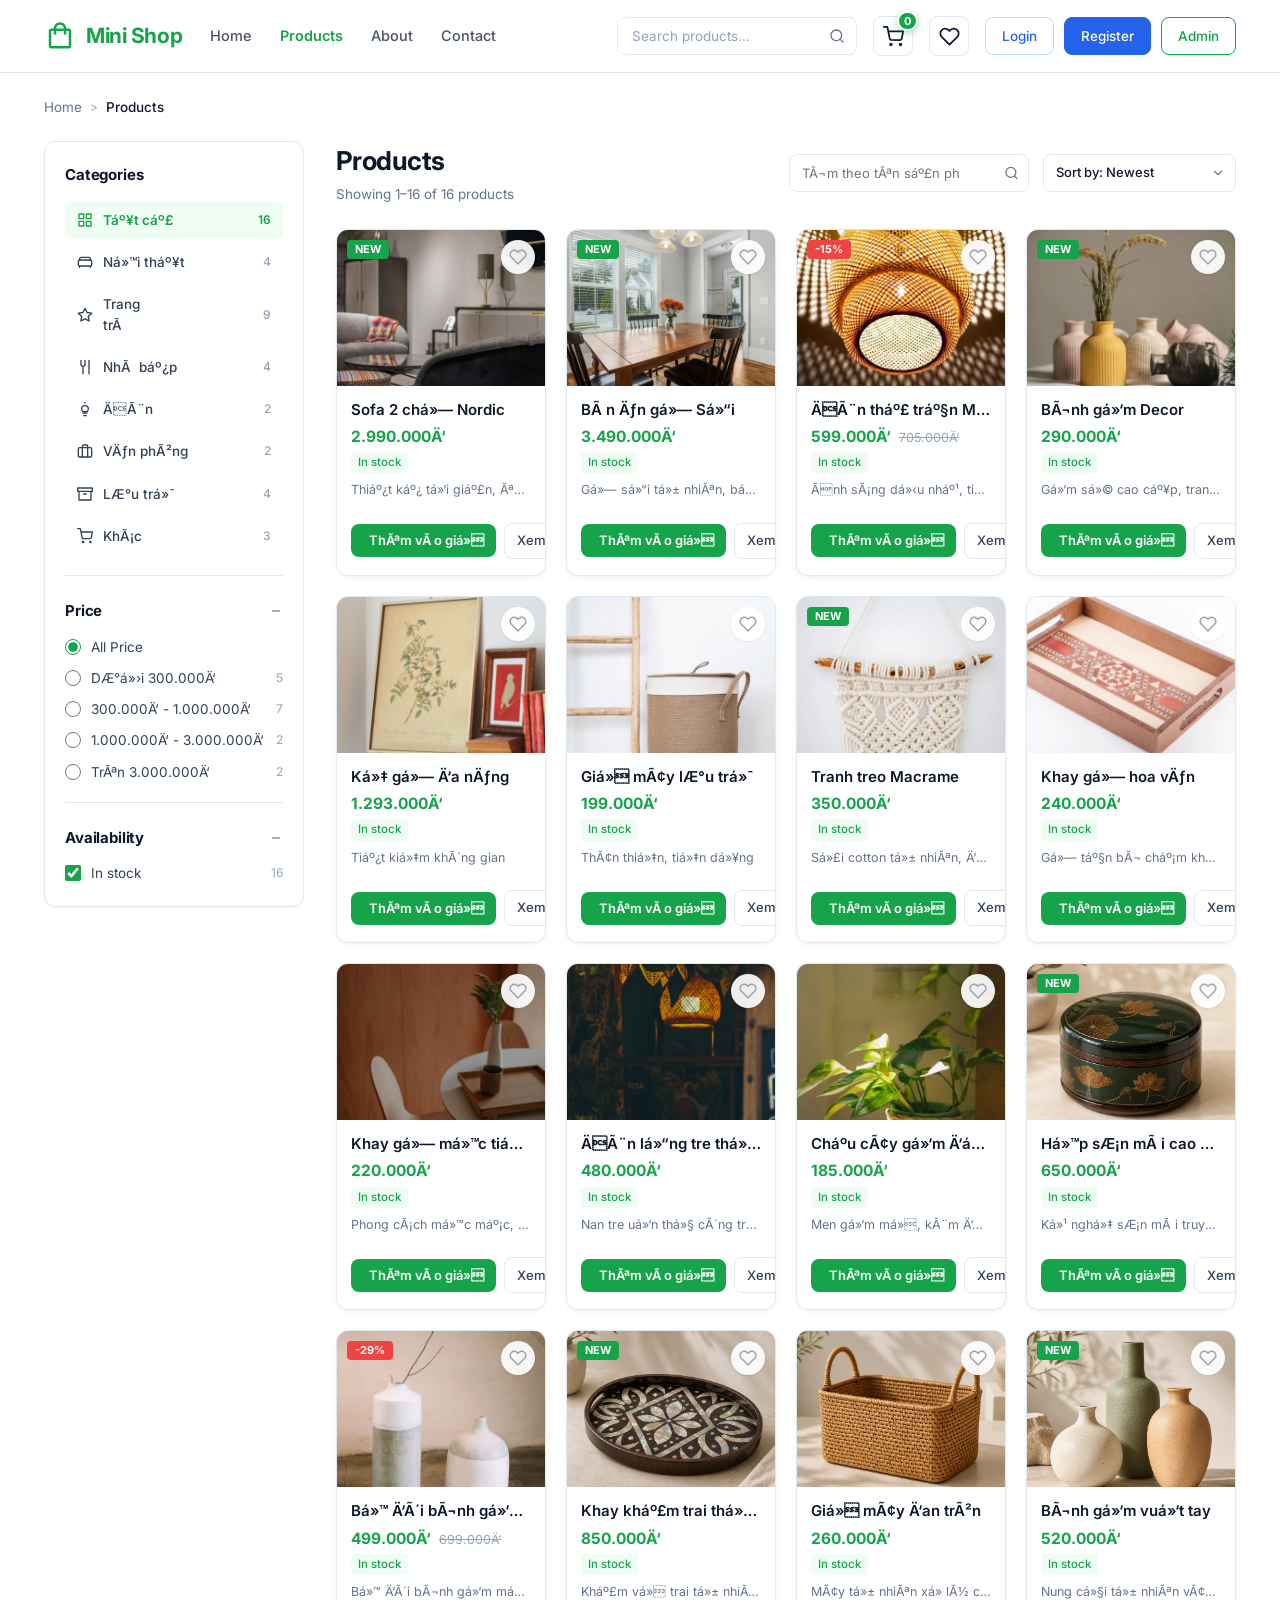
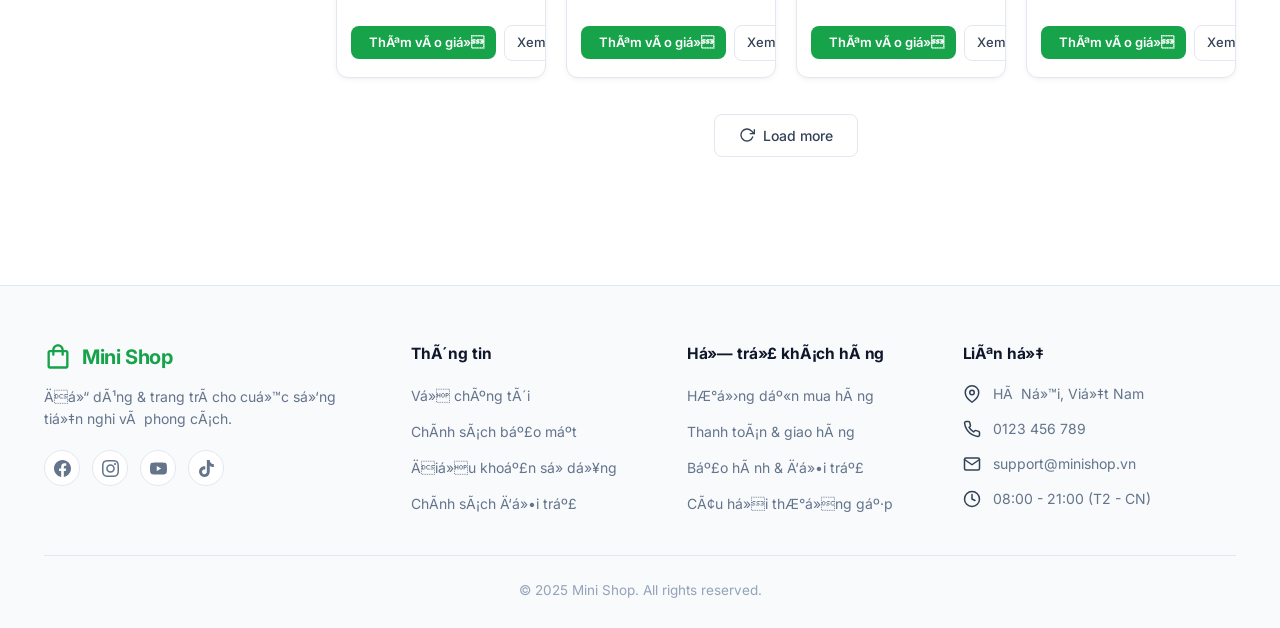
<file: products.html>
﻿<!DOCTYPE html>
<html lang="vi">
<head>
  <meta charset="UTF-8">
  <meta name="viewport" content="width=device-width, initial-scale=1.0">
  <title>Mini Shop - Products</title>
  
  <!-- Favicon giá» hÃ ng xanh -->
  <link rel="icon" type="image/svg+xml" href="data:image/svg+xml,<svg xmlns='http://www.w3.org/2000/svg' viewBox='0 0 24 24' fill='%2316a34a'><path d='M19 6h-2c0-2.76-2.24-5-5-5S7 3.24 7 6H5c-1.1 0-2 .9-2 2v12c0 1.1.9 2 2 2h14c1.1 0 2-.9 2-2V8c0-1.1-.9-2-2-2zm-7-3c1.66 0 3 1.34 3 3H9c0-1.66 1.34-3 3-3zm7 17H5V8h2v2c0 .55.45 1 1 1s1-.45 1-1V8h6v2c0 .55.45 1 1 1s1-.45 1-1V8h2v12z'/></svg>">
  <link rel="preconnect" href="https://fonts.googleapis.com">
  <link rel="preconnect" href="https://fonts.gstatic.com" crossorigin>
  <link href="https://fonts.googleapis.com/css2?family=Inter:wght@400;500;600;700&display=swap" rel="stylesheet">

  <!-- CSS Module theo cáº¥u trÃºc khung chung -->
  <link rel="stylesheet" href="css/variables.css">
  <link rel="stylesheet" href="css/base.css">
  <link rel="stylesheet" href="css/header.css">
  <link rel="stylesheet" href="css/footer.css">
  <link rel="stylesheet" href="css/products.css">
  <link rel="stylesheet" href="css/wishlist.css">
</head>
<body>

  <!-- ========================================================================
       1. THANH MENU TRÃŠN CÃ™NG (DÃ™NG Láº I Tá»ª KHUNG CHUNG)
       Tá»± Ä‘á»™ng Ä‘Ã¡nh dáº¥u active má»¥c "Products"
  ======================================================================== -->
  <header id="site-header" class="site-header" data-active="products">
    <div class="container header-container">
      <!-- Brand Logo -->
      <a href="index.html" class="header-brand" aria-label="Trang chá»§ Mini Shop">
        <span class="brand-icon">
          <svg viewBox="0 0 24 24" width="30" height="30" fill="currentColor">
            <path d="M19 6h-2c0-2.76-2.24-5-5-5S7 3.24 7 6H5c-1.1 0-2 .9-2 2v12c0 1.1.9 2 2 2h14c1.1 0 2-.9 2-2V8c0-1.1-.9-2-2-2zm-7-3c1.66 0 3 1.34 3 3H9c0-1.66 1.34-3 3-3zm7 17H5V8h2v2c0 .55.45 1 1 1s1-.45 1-1V8h6v2c0 .55.45 1 1 1s1-.45 1-1V8h2v12z"/>
          </svg>
        </span>
        <span class="brand-name">Mini Shop</span>
      </a>

      <!-- Menu chuyá»ƒn trang Desktop -->
      <nav class="header-nav" aria-label="Menu chÃ­nh">
        <a href="index.html" class="nav-link" data-nav="home">Home</a>
        <a href="products.html" class="nav-link active" data-nav="products">Products</a>
        <a href="about.html" class="nav-link" data-nav="about">About</a>
        <a href="contact.html" class="nav-link" data-nav="contact">Contact</a>
      </nav>

      <!-- NhÃ³m hÃ nh Ä‘á»™ng: TÃ¬m kiáº¿m & Auth -->
      <div class="header-actions">
        <form class="header-search" role="search" onsubmit="event.preventDefault(); MiniShopSearch(this);">
          <input type="search" class="search-input" placeholder="Search products..." aria-label="TÃ¬m kiáº¿m sáº£n pháº©m">
          <svg class="search-icon" viewBox="0 0 24 24" fill="none" stroke="currentColor" stroke-width="2" stroke-linecap="round" stroke-linejoin="round">
            <circle cx="11" cy="11" r="8"></circle>
            <line x1="21" y1="21" x2="16.65" y2="16.65"></line>
          </svg>
        </form>

        <!-- Cart & Wishlist icons -->
        <a href="cart.html" class="header-cart-btn" aria-label="Giá» hÃ ng Mini Shop" title="Xem giá» hÃ ng">
          <svg class="cart-icon" viewBox="0 0 24 24" width="21" height="21" fill="none" stroke="currentColor" stroke-width="2" stroke-linecap="round" stroke-linejoin="round">
            <circle cx="9" cy="21" r="1"></circle>
            <circle cx="20" cy="21" r="1"></circle>
            <path d="M1 1h4l2.68 13.39a2 2 0 0 0 2 1.61h9.72a2 2 0 0 0 2-1.61L23 6H6"></path>
          </svg>
          <span class="cart-badge" id="cartBadge">0</span>
        </a>
        <a href="wishlist.html" class="header-wish-btn" aria-label="YÃªu thÃ­ch" title="Xem yÃªu thÃ­ch">
          <svg viewBox="0 0 24 24" width="21" height="21" fill="none" stroke="currentColor" stroke-width="2" stroke-linecap="round" stroke-linejoin="round">
            <path d="M20.84 4.61a5.5 5.5 0 0 0-7.78 0L12 5.67l-1.06-1.06a5.5 5.5 0 0 0-7.78 7.78l1.06 1.06L12 21.23l7.78-7.78 1.06-1.06a5.5 5.5 0 0 0 0-7.78z"></path>
          </svg>
          <span class="wishlist-badge" id="wishlistHeaderBadge">0</span>
        </a>

        <div class="auth-group">
          <a href="login.html" class="btn btn-outline-blue">Login</a>
          <a href="register.html" class="btn btn-blue">Register</a>
          <a href="admin.html" class="btn btn-outline-green">Admin</a>
        </div>
      </div>

      <!-- Mobile right: cart + menu btn -->
      <div class="mobile-header-right">
        <a href="cart.html" class="header-cart-btn" aria-label="Giá» hÃ ng" title="Xem giá» hÃ ng">
          <svg class="cart-icon" viewBox="0 0 24 24" width="21" height="21" fill="none" stroke="currentColor" stroke-width="2" stroke-linecap="round" stroke-linejoin="round">
            <circle cx="9" cy="21" r="1"></circle>
            <circle cx="20" cy="21" r="1"></circle>
            <path d="M1 1h4l2.68 13.39a2 2 0 0 0 2 1.61h9.72a2 2 0 0 0 2-1.61L23 6H6"></path>
          </svg>
          <span class="cart-badge" id="cartBadgeMobile">0</span>
        </a>
        <button type="button" class="mobile-menu-btn" id="mobileMenuBtn" aria-label="Má»Ÿ menu" aria-expanded="false">
          <svg viewBox="0 0 24 24" width="22" height="22" fill="none" stroke="currentColor" stroke-width="2" stroke-linecap="round" stroke-linejoin="round">
            <line x1="3" y1="12" x2="21" y2="12"></line>
            <line x1="3" y1="6" x2="21" y2="6"></line>
            <line x1="3" y1="18" x2="21" y2="18"></line>
          </svg>
        </button>
      </div>
      <!-- hidden original btn -->
      <!-- NÃºt má»Ÿ menu trÃªn Ä‘iá»‡n thoáº¡i -->
      <button type="button" class="mobile-menu-btn" id="mobileMenuBtn" aria-label="Má»Ÿ menu" aria-expanded="false">
        <svg viewBox="0 0 24 24" width="22" height="22" fill="none" stroke="currentColor" stroke-width="2" stroke-linecap="round" stroke-linejoin="round">
          <line x1="3" y1="12" x2="21" y2="12"></line>
          <line x1="3" y1="6" x2="21" y2="6"></line>
          <line x1="3" y1="18" x2="21" y2="18"></line>
        </svg>
      </button>
    </div>

    <!-- Mobile Drawer Menu -->
    <div class="mobile-drawer" id="mobileDrawer">
      <div class="mobile-drawer-content">
        <form class="mobile-search" role="search" onsubmit="event.preventDefault(); MiniShopSearch(this);">
          <input type="search" class="search-input" placeholder="Search products..." aria-label="TÃ¬m kiáº¿m sáº£n pháº©m">
        </form>

        <nav class="mobile-nav-links">
          <a href="index.html" class="mobile-nav-link" data-nav="home">Home</a>
          <a href="products.html" class="mobile-nav-link active" data-nav="products">Products</a>
          <a href="about.html" class="mobile-nav-link" data-nav="about">About</a>
          <a href="contact.html" class="mobile-nav-link" data-nav="contact">Contact</a>
        </nav>

        <div class="mobile-actions">
          <a href="login.html" class="btn btn-outline-blue">Login</a>
          <a href="register.html" class="btn btn-blue">Register</a>
          <a href="admin.html" class="btn btn-outline-green">Admin</a>
        </div>
      </div>
    </div>
  </header>


  <!-- ========================================================================
       Ná»˜I DUNG CHÃNH TRANG DANH SÃCH Sáº¢N PHáº¨M (PRODUCTS)
  ======================================================================== -->
  <main class="products-page">
    <div class="container">
      <!-- Breadcrumb -->
      <nav class="breadcrumb" aria-label="ÄÆ°á»ng dáº«n trang">
        <a href="index.html" class="breadcrumb-link">Home</a>
        <span class="breadcrumb-separator">&gt;</span>
        <span class="breadcrumb-current">Products</span>
      </nav>

      <!-- Bá»‘ cá»¥c 2 cá»™t: Sidebar lá»c bÃªn trÃ¡i & LÆ°á»›i sáº£n pháº©m bÃªn pháº£i -->
      <div class="products-layout">

        <!-- 1. Bá»˜ Lá»ŒC BÃŠN TRÃI (FILTER SIDEBAR) -->
        <aside class="filter-sidebar" aria-label="Bá»™ lá»c sáº£n pháº©m">
          <!-- NhÃ³m: Categories -->
          <div class="filter-group">
            <div class="filter-group-header">
              <h2 class="filter-group-title">Categories</h2>
            </div>
            <div class="category-filter-list" role="tablist" aria-label="Bá»™ lá»c danh má»¥c">
              <!-- Táº¥t cáº£ -->
              <button type="button" class="category-filter-item active" data-cat="all">
                <span class="category-item-content">
                  <svg class="category-item-icon" viewBox="0 0 24 24" fill="none" stroke="currentColor" stroke-width="2" stroke-linecap="round" stroke-linejoin="round">
                    <rect x="3" y="3" width="7" height="7"></rect>
                    <rect x="14" y="3" width="7" height="7"></rect>
                    <rect x="14" y="14" width="7" height="7"></rect>
                    <rect x="3" y="14" width="7" height="7"></rect>
                  </svg>
                  <span>Táº¥t cáº£</span>
                </span>
                <span class="category-filter-count" id="count-all">16</span>
              </button>

              <!-- Ná»™i tháº¥t -->
              <button type="button" class="category-filter-item" data-cat="noi-that">
                <span class="category-item-content">
                  <svg class="category-item-icon" viewBox="0 0 24 24" fill="none" stroke="currentColor" stroke-width="2" stroke-linecap="round" stroke-linejoin="round">
                    <path d="M20 9V7a2 2 0 0 0-2-2H6a2 2 0 0 0-2 2v2"></path>
                    <path d="M2 11a2 2 0 0 1 2-2h16a2 2 0 0 1 2 2v5a2 2 0 0 1-2 2H4a2 2 0 0 1-2-2v-5z"></path>
                    <path d="M4 18v2M20 18v2"></path>
                  </svg>
                  <span>Ná»™i tháº¥t</span>
                </span>
                <span class="category-filter-count" id="count-noi-that">4</span>
              </button>

              <!-- Trang trÃ­ -->
              <button type="button" class="category-filter-item" data-cat="trang-tri">
                <span class="category-item-content">
                  <svg class="category-item-icon" viewBox="0 0 24 24" fill="none" stroke="currentColor" stroke-width="2" stroke-linecap="round" stroke-linejoin="round">
                    <polygon points="12 2 15.09 8.26 22 9.27 17 14.14 18.18 21.02 12 17.77 5.82 21.02 7 14.14 2 9.27 8.91 8.26 12 2"></polygon>
                  </svg>
                  <span>Trang trÃ­</span>
                </span>
                <span class="category-filter-count" id="count-trang-tri">9</span>
              </button>

              <!-- NhÃ  báº¿p -->
              <button type="button" class="category-filter-item" data-cat="nha-bep">
                <span class="category-item-content">
                  <svg class="category-item-icon" viewBox="0 0 24 24" fill="none" stroke="currentColor" stroke-width="2" stroke-linecap="round" stroke-linejoin="round">
                    <path d="M18 2v20M6 2v6a3 3 0 0 0 6 0V2M9 11v11"></path>
                  </svg>
                  <span>NhÃ  báº¿p</span>
                </span>
                <span class="category-filter-count" id="count-nha-bep">4</span>
              </button>

              <!-- ÄÃ¨n -->
              <button type="button" class="category-filter-item" data-cat="den">
                <span class="category-item-content">
                  <svg class="category-item-icon" viewBox="0 0 24 24" fill="none" stroke="currentColor" stroke-width="2" stroke-linecap="round" stroke-linejoin="round">
                    <path d="M9 18h6M10 22h4M12 2v1"></path>
                    <path d="M12 7a5 5 0 0 1 5 5c0 2-1.5 3-2 4H9c-.5-1-2-2-2-4a5 5 0 0 1 5-5z"></path>
                  </svg>
                  <span>ÄÃ¨n</span>
                </span>
                <span class="category-filter-count" id="count-den">2</span>
              </button>

              <!-- VÄƒn phÃ²ng -->
              <button type="button" class="category-filter-item" data-cat="van-phong">
                <span class="category-item-content">
                  <svg class="category-item-icon" viewBox="0 0 24 24" fill="none" stroke="currentColor" stroke-width="2" stroke-linecap="round" stroke-linejoin="round">
                    <rect x="2" y="7" width="20" height="14" rx="2" ry="2"></rect>
                    <path d="M16 21V5a2 2 0 0 0-2-2h-4a2 2 0 0 0-2 2v16"></path>
                  </svg>
                  <span>VÄƒn phÃ²ng</span>
                </span>
                <span class="category-filter-count" id="count-van-phong">2</span>
              </button>

              <!-- LÆ°u trá»¯ -->
              <button type="button" class="category-filter-item" data-cat="luu-tru">
                <span class="category-item-content">
                  <svg class="category-item-icon" viewBox="0 0 24 24" fill="none" stroke="currentColor" stroke-width="2" stroke-linecap="round" stroke-linejoin="round">
                    <polyline points="21 8 21 21 3 21 3 8"></polyline>
                    <rect x="1" y="3" width="22" height="5"></rect>
                    <line x1="10" y1="12" x2="14" y2="12"></line>
                  </svg>
                  <span>LÆ°u trá»¯</span>
                </span>
                <span class="category-filter-count" id="count-luu-tru">4</span>
              </button>

              <!-- KhÃ¡c -->
              <button type="button" class="category-filter-item" data-cat="khac">
                <span class="category-item-content">
                  <svg class="category-item-icon" viewBox="0 0 24 24" fill="none" stroke="currentColor" stroke-width="2" stroke-linecap="round" stroke-linejoin="round">
                    <circle cx="9" cy="21" r="1"></circle>
                    <circle cx="20" cy="21" r="1"></circle>
                    <path d="M1 1h4l2.68 13.39a2 2 0 0 0 2 1.61h9.72a2 2 0 0 0 2-1.61L23 6H6"></path>
                  </svg>
                  <span>KhÃ¡c</span>
                </span>
                <span class="category-filter-count" id="count-khac">3</span>
              </button>
            </div>
          </div>

          <!-- NhÃ³m: Price (Khoáº£ng giÃ¡ Ä‘á»‹nh dáº¡ng VND) -->
          <div class="filter-group">
            <div class="filter-group-header">
              <h2 class="filter-group-title">Price</h2>
              <svg class="filter-toggle-icon" viewBox="0 0 24 24" fill="none" stroke="currentColor" stroke-width="2">
                <line x1="5" y1="12" x2="19" y2="12"></line>
              </svg>
            </div>
            <div class="filter-options">
              <label class="filter-option-label">
                <input type="radio" name="price_range" value="all" checked>
                <span>All Price</span>
              </label>
              <label class="filter-option-label">
                <input type="radio" name="price_range" value="under-300k">
                <span>DÆ°á»›i 300.000Ä‘</span>
                <span class="filter-option-count">5</span>
              </label>
              <label class="filter-option-label">
                <input type="radio" name="price_range" value="300k-1m">
                <span>300.000Ä‘ - 1.000.000Ä‘</span>
                <span class="filter-option-count">7</span>
              </label>
              <label class="filter-option-label">
                <input type="radio" name="price_range" value="1m-3m">
                <span>1.000.000Ä‘ - 3.000.000Ä‘</span>
                <span class="filter-option-count">2</span>
              </label>
              <label class="filter-option-label">
                <input type="radio" name="price_range" value="over-3m">
                <span>TrÃªn 3.000.000Ä‘</span>
                <span class="filter-option-count">2</span>
              </label>
            </div>
          </div>

          <!-- NhÃ³m: Availability (TÃ¬nh tráº¡ng kho) -->
          <div class="filter-group">
            <div class="filter-group-header">
              <h2 class="filter-group-title">Availability</h2>
              <svg class="filter-toggle-icon" viewBox="0 0 24 24" fill="none" stroke="currentColor" stroke-width="2">
                <line x1="5" y1="12" x2="19" y2="12"></line>
              </svg>
            </div>
            <div class="filter-options">
              <label class="filter-option-label">
                <input type="checkbox" name="in_stock" checked id="filterInStock">
                <span>In stock</span>
                <span class="filter-option-count">16</span>
              </label>
            </div>
          </div>
        </aside>

        <!-- 2. KHU Vá»°C HIá»‚N THá»Š Sáº¢N PHáº¨M (PRODUCTS MAIN) -->
        <section class="products-main">
          <!-- Thanh tiÃªu Ä‘á» & CÃ´ng cá»¥ Ä‘iá»u khiá»ƒn -->
          <div class="products-header-bar">
            <div class="products-title-wrap">
              <h1>Products</h1>
              <p class="products-count-text" id="productsCountText">Showing 1â€“16 of 16 products</p>
            </div>

            <div class="products-controls">
              <!-- Ã” tÃ¬m kiáº¿m trong danh má»¥c -->
              <div class="products-search-box">
                <input type="search" class="products-search-input" id="catalogSearchInput" placeholder="TÃ¬m theo tÃªn sáº£n pháº©m..." aria-label="TÃ¬m kiáº¿m theo tÃªn sáº£n pháº©m">
                <button type="button" class="btn-clear-search" id="btnClearSearch" aria-label="XÃ³a tÃ¬m kiáº¿m" style="display: none;">
                  <svg viewBox="0 0 24 24" width="14" height="14" fill="none" stroke="currentColor" stroke-width="2.5" stroke-linecap="round" stroke-linejoin="round">
                    <line x1="18" y1="6" x2="6" y2="18"></line>
                    <line x1="6" y1="6" x2="18" y2="18"></line>
                  </svg>
                </button>
                <svg class="products-search-icon" viewBox="0 0 24 24" fill="none" stroke="currentColor" stroke-width="2" stroke-linecap="round" stroke-linejoin="round">
                  <circle cx="11" cy="11" r="8"></circle>
                  <line x1="21" y1="21" x2="16.65" y2="16.65"></line>
                </svg>
              </div>

              <!-- Menu chá»n thá»© tá»± sáº¯p xáº¿p -->
              <select class="sort-select" id="sortSelect" aria-label="Sáº¯p xáº¿p sáº£n pháº©m">
                <option value="newest">Sort by: Newest</option>
                <option value="price-asc">GiÃ¡: Tháº¥p Ä‘áº¿n Cao</option>
                <option value="price-desc">GiÃ¡: Cao Ä‘áº¿n Tháº¥p</option>
                <option value="popular">BÃ¡n cháº¡y nháº¥t</option>
              </select>
            </div>
          </div>

          <!-- LÆ°á»›i 4 cá»™t hiá»ƒn thá»‹ táº¥t cáº£ sáº£n pháº©m (áº¢nh tháº­t tá»« assets, kiá»ƒu tháº» nhÆ° trang chá»§) -->
          <div class="products-catalog-grid" id="catalogGrid">

            <!-- Card 1: Sofa 2 chá»— Nordic -->
            <article class="product-card" data-cat="all noi-that living-room" data-price="2990000" data-id="1">
              <div class="product-image-wrap">
                <span class="badge-tag badge-new">New</span>
                <button type="button" class="btn-wishlist" data-wishlist-btn data-id="sofa-nordic" data-name="Sofa 2 chá»— Nordic" data-price="2990000" data-image="assets/images/products/noi-that-gia-dung/sofa-phong-khach.webp" data-category="Ná»™i tháº¥t" aria-label="ThÃªm vÃ o yÃªu thÃ­ch" title="ThÃªm vÃ o yÃªu thÃ­ch" aria-pressed="false">
                  <svg viewBox="0 0 24 24" width="16" height="16" fill="none" stroke="currentColor" stroke-width="2"><path d="M20.84 4.61a5.5 5.5 0 0 0-7.78 0L12 5.67l-1.06-1.06a5.5 5.5 0 0 0-7.78 7.78l1.06 1.06L12 21.23l7.78-7.78 1.06-1.06a5.5 5.5 0 0 0 0-7.78z"></path></svg>
                </button>
                <img src="assets/images/products/noi-that-gia-dung/sofa-phong-khach.webp" alt="Sofa 2 chá»— Nordic" class="product-img" loading="lazy">
              </div>
              <div class="product-info">
                <h3 class="product-name" title="Sofa 2 chá»— Nordic">Sofa 2 chá»— Nordic</h3>
                <div class="product-card-prices">
                  <span class="product-card-price">2.990.000Ä‘</span>
                </div>
                <div class="stock-status-wrap">
                  <span class="stock-status">In stock</span>
                </div>
                <p class="product-desc">Thiáº¿t káº¿ tá»‘i giáº£n, Ãªm Ã¡i</p>
                <div class="product-card-footer">
                  
                  <div class="product-card-actions">
                    <button class="btn-card-cart" data-id="sofa-nordic" data-name="Sofa 2 chá»— Nordic" data-price="2990000" data-image="assets/images/products/noi-that-gia-dung/sofa-phong-khach.webp" data-category="Ná»™i tháº¥t" aria-label="ThÃªm vÃ o giá» hÃ ng"><svg viewBox="0 0 24 24" width="15" height="15" fill="none" stroke="currentColor" stroke-width="2" stroke-linecap="round" stroke-linejoin="round"><circle cx="9" cy="21" r="1"></circle><circle cx="20" cy="21" r="1"></circle><path d="M1 1h4l2.68 13.39a2 2 0 0 0 2 1.61h9.72a2 2 0 0 0 2-1.61L23 6H6"></path></svg> <span>ThÃªm vÃ o giá»</span></button>
                    <a href="product-detail.html?id=sofa-nordic" class="btn-card-detail">
                    <span>Xem chi tiáº¿t</span>
                    <svg viewBox="0 0 24 24" width="15" height="15" fill="none" stroke="currentColor" stroke-width="2" stroke-linecap="round" stroke-linejoin="round">
                      <line x1="5" y1="12" x2="19" y2="12"></line>
                      <polyline points="12 5 19 12 12 19"></polyline>
                    </svg>
                  </a>
                  </div>
                </div>
              </div>
            </article>

            <!-- Card 2: BÃ n Äƒn gá»— Sá»“i -->
            <article class="product-card" data-cat="all noi-that living-room nha-bep kitchen" data-price="3490000" data-id="2">
              <div class="product-image-wrap">
                <span class="badge-tag badge-new">New</span>
                <button type="button" class="btn-wishlist" data-wishlist-btn data-id="ban-an-go-soi" data-name="BÃ n Äƒn gá»— Sá»“i tá»± nhiÃªn" data-price="3490000" data-image="assets/images/products/noi-that-gia-dung/bo-ban-an-go.webp" data-category="Ná»™i tháº¥t" aria-label="ThÃªm vÃ o yÃªu thÃ­ch" title="ThÃªm vÃ o yÃªu thÃ­ch" aria-pressed="false">
                  <svg viewBox="0 0 24 24" width="16" height="16" fill="none" stroke="currentColor" stroke-width="2"><path d="M20.84 4.61a5.5 5.5 0 0 0-7.78 0L12 5.67l-1.06-1.06a5.5 5.5 0 0 0-7.78 7.78l1.06 1.06L12 21.23l7.78-7.78 1.06-1.06a5.5 5.5 0 0 0 0-7.78z"></path></svg>
                </button>
                <img src="assets/images/products/noi-that-gia-dung/bo-ban-an-go.webp" alt="BÃ n Äƒn gá»— Sá»“i" class="product-img" loading="lazy">
              </div>
              <div class="product-info">
                <h3 class="product-name" title="BÃ n Äƒn gá»— Sá»“i">BÃ n Äƒn gá»— Sá»“i</h3>
                <div class="product-card-prices">
                  <span class="product-card-price">3.490.000Ä‘</span>
                </div>
                <div class="stock-status-wrap">
                  <span class="stock-status">In stock</span>
                </div>
                <p class="product-desc">Gá»— sá»“i tá»± nhiÃªn, bá»n Ä‘áº¹p</p>
                <div class="product-card-footer">
                  
                  <div class="product-card-actions">
                    <button class="btn-card-cart" data-id="ban-an-go-soi" data-name="BÃ n Äƒn gá»— Sá»“i tá»± nhiÃªn" data-price="3490000" data-image="assets/images/products/noi-that-gia-dung/bo-ban-an-go.webp" data-category="Ná»™i tháº¥t" aria-label="ThÃªm vÃ o giá» hÃ ng"><svg viewBox="0 0 24 24" width="15" height="15" fill="none" stroke="currentColor" stroke-width="2" stroke-linecap="round" stroke-linejoin="round"><circle cx="9" cy="21" r="1"></circle><circle cx="20" cy="21" r="1"></circle><path d="M1 1h4l2.68 13.39a2 2 0 0 0 2 1.61h9.72a2 2 0 0 0 2-1.61L23 6H6"></path></svg> <span>ThÃªm vÃ o giá»</span></button>
                    <a href="product-detail.html?id=ban-an-go-soi" class="btn-card-detail">
                    <span>Xem chi tiáº¿t</span>
                    <svg viewBox="0 0 24 24" width="15" height="15" fill="none" stroke="currentColor" stroke-width="2" stroke-linecap="round" stroke-linejoin="round">
                      <line x1="5" y1="12" x2="19" y2="12"></line>
                      <polyline points="12 5 19 12 12 19"></polyline>
                    </svg>
                  </a>
                  </div>
                </div>
              </div>
            </article>

            <!-- Card 3: ÄÃ¨n tháº£ tráº§n Minimal -->
            <article class="product-card" data-cat="all den lighting trang-tri decor" data-price="599000" data-id="3">
              <div class="product-image-wrap">
                <span class="badge-tag badge-sale">-15%</span>
                <button type="button" class="btn-wishlist" data-wishlist-btn data-id="den-tha-minimal" data-name="ÄÃ¨n tháº£ tráº§n Minimal" data-price="599000" data-image="assets/images/products/do-my-nghe/den-tre-thu-cong.webp" data-category="ÄÃ¨n chiáº¿u sÃ¡ng" aria-label="ThÃªm vÃ o yÃªu thÃ­ch" title="ThÃªm vÃ o yÃªu thÃ­ch" aria-pressed="false">
                  <svg viewBox="0 0 24 24" width="16" height="16" fill="none" stroke="currentColor" stroke-width="2"><path d="M20.84 4.61a5.5 5.5 0 0 0-7.78 0L12 5.67l-1.06-1.06a5.5 5.5 0 0 0-7.78 7.78l1.06 1.06L12 21.23l7.78-7.78 1.06-1.06a5.5 5.5 0 0 0 0-7.78z"></path></svg>
                </button>
                <img src="assets/images/products/do-my-nghe/den-tre-thu-cong.webp" alt="ÄÃ¨n tháº£ tráº§n Minimal" class="product-img" loading="lazy">
              </div>
              <div class="product-info">
                <h3 class="product-name" title="ÄÃ¨n tháº£ tráº§n Minimal">ÄÃ¨n tháº£ tráº§n Minimal</h3>
                <div class="product-card-prices">
                  <span class="product-card-price">599.000Ä‘</span>
                  <span class="product-price-old">705.000Ä‘</span>
                </div>
                <div class="stock-status-wrap">
                  <span class="stock-status">In stock</span>
                </div>
                <p class="product-desc">Ãnh sÃ¡ng dá»‹u nháº¹, tinh táº¿</p>
                <div class="product-card-footer">
                  
                  <div class="product-card-actions">
                    <button class="btn-card-cart" data-id="den-tha-minimal" data-name="ÄÃ¨n tháº£ tráº§n Minimal" data-price="599000" data-image="assets/images/products/do-my-nghe/den-tre-thu-cong.webp" data-category="ÄÃ¨n chiáº¿u sÃ¡ng" aria-label="ThÃªm vÃ o giá» hÃ ng"><svg viewBox="0 0 24 24" width="15" height="15" fill="none" stroke="currentColor" stroke-width="2" stroke-linecap="round" stroke-linejoin="round"><circle cx="9" cy="21" r="1"></circle><circle cx="20" cy="21" r="1"></circle><path d="M1 1h4l2.68 13.39a2 2 0 0 0 2 1.61h9.72a2 2 0 0 0 2-1.61L23 6H6"></path></svg> <span>ThÃªm vÃ o giá»</span></button>
                    <a href="product-detail.html?id=den-tha-minimal" class="btn-card-detail">
                    <span>Xem chi tiáº¿t</span>
                    <svg viewBox="0 0 24 24" width="15" height="15" fill="none" stroke="currentColor" stroke-width="2" stroke-linecap="round" stroke-linejoin="round">
                      <line x1="5" y1="12" x2="19" y2="12"></line>
                      <polyline points="12 5 19 12 12 19"></polyline>
                    </svg>
                  </a>
                  </div>
                </div>
              </div>
            </article>

            <!-- Card 4: BÃ¬nh gá»‘m Decor -->
            <article class="product-card" data-cat="all trang-tri decor noi-that living-room" data-price="290000" data-id="4">
              <div class="product-image-wrap">
                <span class="badge-tag badge-new">New</span>
                <button type="button" class="btn-wishlist" data-wishlist-btn data-id="binh-gom-decor" data-name="BÃ¬nh gá»‘m Decor" data-price="290000" data-image="assets/images/products/do-my-nghe/binh-gom-trang-tri.webp" data-category="Gá»‘m sá»©" aria-label="ThÃªm vÃ o yÃªu thÃ­ch" title="ThÃªm vÃ o yÃªu thÃ­ch" aria-pressed="false">
                  <svg viewBox="0 0 24 24" width="16" height="16" fill="none" stroke="currentColor" stroke-width="2"><path d="M20.84 4.61a5.5 5.5 0 0 0-7.78 0L12 5.67l-1.06-1.06a5.5 5.5 0 0 0-7.78 7.78l1.06 1.06L12 21.23l7.78-7.78 1.06-1.06a5.5 5.5 0 0 0 0-7.78z"></path></svg>
                </button>
                <img src="assets/images/products/do-my-nghe/binh-gom-trang-tri.webp" alt="BÃ¬nh gá»‘m Decor" class="product-img" loading="lazy">
              </div>
              <div class="product-info">
                <h3 class="product-name" title="BÃ¬nh gá»‘m Decor">BÃ¬nh gá»‘m Decor</h3>
                <div class="product-card-prices">
                  <span class="product-card-price">290.000Ä‘</span>
                </div>
                <div class="stock-status-wrap">
                  <span class="stock-status">In stock</span>
                </div>
                <p class="product-desc">Gá»‘m sá»© cao cáº¥p, trang nhÃ£</p>
                <div class="product-card-footer">
                  
                  <div class="product-card-actions">
                    <button class="btn-card-cart" data-id="binh-gom-decor" data-name="BÃ¬nh gá»‘m Decor" data-price="290000" data-image="assets/images/products/do-my-nghe/binh-gom-trang-tri.webp" data-category="Gá»‘m sá»©" aria-label="ThÃªm vÃ o giá» hÃ ng"><svg viewBox="0 0 24 24" width="15" height="15" fill="none" stroke="currentColor" stroke-width="2" stroke-linecap="round" stroke-linejoin="round"><circle cx="9" cy="21" r="1"></circle><circle cx="20" cy="21" r="1"></circle><path d="M1 1h4l2.68 13.39a2 2 0 0 0 2 1.61h9.72a2 2 0 0 0 2-1.61L23 6H6"></path></svg> <span>ThÃªm vÃ o giá»</span></button>
                    <a href="product-detail.html?id=binh-gom-decor" class="btn-card-detail">
                    <span>Xem chi tiáº¿t</span>
                    <svg viewBox="0 0 24 24" width="15" height="15" fill="none" stroke="currentColor" stroke-width="2" stroke-linecap="round" stroke-linejoin="round">
                      <line x1="5" y1="12" x2="19" y2="12"></line>
                      <polyline points="12 5 19 12 12 19"></polyline>
                    </svg>
                  </a>
                  </div>
                </div>
              </div>
            </article>

            <!-- Card 5: Ká»‡ gá»— Ä‘a nÄƒng -->
            <article class="product-card" data-cat="all noi-that living-room luu-tru storage van-phong" data-price="1293000" data-id="5">
              <div class="product-image-wrap">
                <button type="button" class="btn-wishlist" data-wishlist-btn data-id="ke-go-da-nang" data-name="Ká»‡ gá»— Ä‘a nÄƒng" data-price="1293000" data-image="assets/images/products/noi-that-gia-dung/ke-go-trang-tri.webp" data-category="Ná»™i tháº¥t" aria-label="ThÃªm vÃ o yÃªu thÃ­ch" title="ThÃªm vÃ o yÃªu thÃ­ch" aria-pressed="false">
                  <svg viewBox="0 0 24 24" width="16" height="16" fill="none" stroke="currentColor" stroke-width="2"><path d="M20.84 4.61a5.5 5.5 0 0 0-7.78 0L12 5.67l-1.06-1.06a5.5 5.5 0 0 0-7.78 7.78l1.06 1.06L12 21.23l7.78-7.78 1.06-1.06a5.5 5.5 0 0 0 0-7.78z"></path></svg>
                </button>
                <img src="assets/images/products/noi-that-gia-dung/ke-go-trang-tri.webp" alt="Ká»‡ gá»— Ä‘a nÄƒng" class="product-img" loading="lazy">
              </div>
              <div class="product-info">
                <h3 class="product-name" title="Ká»‡ gá»— Ä‘a nÄƒng">Ká»‡ gá»— Ä‘a nÄƒng</h3>
                <div class="product-card-prices">
                  <span class="product-card-price">1.293.000Ä‘</span>
                </div>
                <div class="stock-status-wrap">
                  <span class="stock-status">In stock</span>
                </div>
                <p class="product-desc">Tiáº¿t kiá»‡m khÃ´ng gian</p>
                <div class="product-card-footer">
                  
                  <div class="product-card-actions">
                    <button class="btn-card-cart" data-id="ke-go-da-nang" data-name="Ká»‡ gá»— Ä‘a nÄƒng" data-price="1293000" data-image="assets/images/products/noi-that-gia-dung/ke-go-trang-tri.webp" data-category="Ná»™i tháº¥t" aria-label="ThÃªm vÃ o giá» hÃ ng"><svg viewBox="0 0 24 24" width="15" height="15" fill="none" stroke="currentColor" stroke-width="2" stroke-linecap="round" stroke-linejoin="round"><circle cx="9" cy="21" r="1"></circle><circle cx="20" cy="21" r="1"></circle><path d="M1 1h4l2.68 13.39a2 2 0 0 0 2 1.61h9.72a2 2 0 0 0 2-1.61L23 6H6"></path></svg> <span>ThÃªm vÃ o giá»</span></button>
                    <a href="product-detail.html?id=ke-go-da-nang" class="btn-card-detail">
                    <span>Xem chi tiáº¿t</span>
                    <svg viewBox="0 0 24 24" width="15" height="15" fill="none" stroke="currentColor" stroke-width="2" stroke-linecap="round" stroke-linejoin="round">
                      <line x1="5" y1="12" x2="19" y2="12"></line>
                      <polyline points="12 5 19 12 12 19"></polyline>
                    </svg>
                  </a>
                  </div>
                </div>
              </div>
            </article>

            <!-- Card 6: Giá» mÃ¢y lÆ°u trá»¯ -->
            <article class="product-card" data-cat="all luu-tru storage trang-tri decor" data-price="199000" data-id="6">
              <div class="product-image-wrap">
                <button type="button" class="btn-wishlist" data-wishlist-btn data-id="gio-may-luu-tru" data-name="Giá» mÃ¢y lÆ°u trá»¯" data-price="199000" data-image="assets/images/products/do-thu-cong/gio-may-dan.webp" data-category="MÃ¢y tre Ä‘an" aria-label="ThÃªm vÃ o yÃªu thÃ­ch" title="ThÃªm vÃ o yÃªu thÃ­ch" aria-pressed="false">
                  <svg viewBox="0 0 24 24" width="16" height="16" fill="none" stroke="currentColor" stroke-width="2"><path d="M20.84 4.61a5.5 5.5 0 0 0-7.78 0L12 5.67l-1.06-1.06a5.5 5.5 0 0 0-7.78 7.78l1.06 1.06L12 21.23l7.78-7.78 1.06-1.06a5.5 5.5 0 0 0 0-7.78z"></path></svg>
                </button>
                <img src="assets/images/products/do-thu-cong/gio-may-dan.webp" alt="Giá» mÃ¢y lÆ°u trá»¯" class="product-img" loading="lazy">
              </div>
              <div class="product-info">
                <h3 class="product-name" title="Giá» mÃ¢y lÆ°u trá»¯">Giá» mÃ¢y lÆ°u trá»¯</h3>
                <div class="product-card-prices">
                  <span class="product-card-price">199.000Ä‘</span>
                </div>
                <div class="stock-status-wrap">
                  <span class="stock-status">In stock</span>
                </div>
                <p class="product-desc">ThÃ¢n thiá»‡n, tiá»‡n dá»¥ng</p>
                <div class="product-card-footer">
                  
                  <div class="product-card-actions">
                    <button class="btn-card-cart" data-id="gio-may-luu-tru" data-name="Giá» mÃ¢y lÆ°u trá»¯" data-price="199000" data-image="assets/images/products/do-thu-cong/gio-may-dan.webp" data-category="MÃ¢y tre Ä‘an" aria-label="ThÃªm vÃ o giá» hÃ ng"><svg viewBox="0 0 24 24" width="15" height="15" fill="none" stroke="currentColor" stroke-width="2" stroke-linecap="round" stroke-linejoin="round"><circle cx="9" cy="21" r="1"></circle><circle cx="20" cy="21" r="1"></circle><path d="M1 1h4l2.68 13.39a2 2 0 0 0 2 1.61h9.72a2 2 0 0 0 2-1.61L23 6H6"></path></svg> <span>ThÃªm vÃ o giá»</span></button>
                    <a href="product-detail.html?id=gio-may-luu-tru" class="btn-card-detail">
                    <span>Xem chi tiáº¿t</span>
                    <svg viewBox="0 0 24 24" width="15" height="15" fill="none" stroke="currentColor" stroke-width="2" stroke-linecap="round" stroke-linejoin="round">
                      <line x1="5" y1="12" x2="19" y2="12"></line>
                      <polyline points="12 5 19 12 12 19"></polyline>
                    </svg>
                  </a>
                  </div>
                </div>
              </div>
            </article>

            <!-- Card 7: Tranh treo Macrame -->
            <article class="product-card" data-cat="all trang-tri decor noi-that living-room" data-price="350000" data-id="7">
              <div class="product-image-wrap">
                <span class="badge-tag badge-new">New</span>
                <button type="button" class="btn-wishlist" data-wishlist-btn data-id="tranh-macrame" data-name="Tranh treo tÆ°á»ng Macrame" data-price="350000" data-image="assets/images/products/do-thu-cong/tranh-treo-macrame.webp" data-category="Äá»“ thá»§ cÃ´ng" aria-label="ThÃªm vÃ o yÃªu thÃ­ch" title="ThÃªm vÃ o yÃªu thÃ­ch" aria-pressed="false">
                  <svg viewBox="0 0 24 24" width="16" height="16" fill="none" stroke="currentColor" stroke-width="2"><path d="M20.84 4.61a5.5 5.5 0 0 0-7.78 0L12 5.67l-1.06-1.06a5.5 5.5 0 0 0-7.78 7.78l1.06 1.06L12 21.23l7.78-7.78 1.06-1.06a5.5 5.5 0 0 0 0-7.78z"></path></svg>
                </button>
                <img src="assets/images/products/do-thu-cong/tranh-treo-macrame.webp" alt="Tranh treo Macrame" class="product-img" loading="lazy">
              </div>
              <div class="product-info">
                <h3 class="product-name" title="Tranh treo Macrame">Tranh treo Macrame</h3>
                <div class="product-card-prices">
                  <span class="product-card-price">350.000Ä‘</span>
                </div>
                <div class="stock-status-wrap">
                  <span class="stock-status">In stock</span>
                </div>
                <p class="product-desc">Sá»£i cotton tá»± nhiÃªn, Ä‘an tay tinh xáº£o</p>
                <div class="product-card-footer">
                  
                  <div class="product-card-actions">
                    <button class="btn-card-cart" data-id="tranh-macrame" data-name="Tranh treo tÆ°á»ng Macrame" data-price="350000" data-image="assets/images/products/do-thu-cong/tranh-treo-macrame.webp" data-category="Äá»“ thá»§ cÃ´ng" aria-label="ThÃªm vÃ o giá» hÃ ng"><svg viewBox="0 0 24 24" width="15" height="15" fill="none" stroke="currentColor" stroke-width="2" stroke-linecap="round" stroke-linejoin="round"><circle cx="9" cy="21" r="1"></circle><circle cx="20" cy="21" r="1"></circle><path d="M1 1h4l2.68 13.39a2 2 0 0 0 2 1.61h9.72a2 2 0 0 0 2-1.61L23 6H6"></path></svg> <span>ThÃªm vÃ o giá»</span></button>
                    <a href="product-detail.html?id=tranh-macrame" class="btn-card-detail">
                    <span>Xem chi tiáº¿t</span>
                    <svg viewBox="0 0 24 24" width="15" height="15" fill="none" stroke="currentColor" stroke-width="2" stroke-linecap="round" stroke-linejoin="round">
                      <line x1="5" y1="12" x2="19" y2="12"></line>
                      <polyline points="12 5 19 12 12 19"></polyline>
                    </svg>
                  </a>
                  </div>
                </div>
              </div>
            </article>

            <!-- Card 8: Khay gá»— hoa vÄƒn -->
            <article class="product-card" data-cat="all nha-bep kitchen trang-tri decor" data-price="240000" data-id="8">
              <div class="product-image-wrap">
                <button type="button" class="btn-wishlist" data-wishlist-btn data-id="khay-go-hoa-van" data-name="Khay gá»— cháº¡m kháº¯c hoa vÄƒn" data-price="220000" data-image="assets/images/products/do-thu-cong/khay-go-hoa-van.webp" data-category="Äá»“ thá»§ cÃ´ng" aria-label="ThÃªm vÃ o yÃªu thÃ­ch" title="ThÃªm vÃ o yÃªu thÃ­ch" aria-pressed="false">
                  <svg viewBox="0 0 24 24" width="16" height="16" fill="none" stroke="currentColor" stroke-width="2"><path d="M20.84 4.61a5.5 5.5 0 0 0-7.78 0L12 5.67l-1.06-1.06a5.5 5.5 0 0 0-7.78 7.78l1.06 1.06L12 21.23l7.78-7.78 1.06-1.06a5.5 5.5 0 0 0 0-7.78z"></path></svg>
                </button>
                <img src="assets/images/products/do-thu-cong/khay-go-hoa-van.webp" alt="Khay gá»— hoa vÄƒn" class="product-img" loading="lazy">
              </div>
              <div class="product-info">
                <h3 class="product-name" title="Khay gá»— hoa vÄƒn">Khay gá»— hoa vÄƒn</h3>
                <div class="product-card-prices">
                  <span class="product-card-price">240.000Ä‘</span>
                </div>
                <div class="stock-status-wrap">
                  <span class="stock-status">In stock</span>
                </div>
                <p class="product-desc">Gá»— táº§n bÃ¬ cháº¡m kháº¯c vintage</p>
                <div class="product-card-footer">
                  
                  <div class="product-card-actions">
                    <button class="btn-card-cart" data-id="khay-go-hoa-van" data-name="Khay gá»— cháº¡m kháº¯c hoa vÄƒn" data-price="220000" data-image="assets/images/products/do-thu-cong/khay-go-hoa-van.webp" data-category="Äá»“ thá»§ cÃ´ng" aria-label="ThÃªm vÃ o giá» hÃ ng"><svg viewBox="0 0 24 24" width="15" height="15" fill="none" stroke="currentColor" stroke-width="2" stroke-linecap="round" stroke-linejoin="round"><circle cx="9" cy="21" r="1"></circle><circle cx="20" cy="21" r="1"></circle><path d="M1 1h4l2.68 13.39a2 2 0 0 0 2 1.61h9.72a2 2 0 0 0 2-1.61L23 6H6"></path></svg> <span>ThÃªm vÃ o giá»</span></button>
                    <a href="product-detail.html?id=khay-go-hoa-van" class="btn-card-detail">
                    <span>Xem chi tiáº¿t</span>
                    <svg viewBox="0 0 24 24" width="15" height="15" fill="none" stroke="currentColor" stroke-width="2" stroke-linecap="round" stroke-linejoin="round">
                      <line x1="5" y1="12" x2="19" y2="12"></line>
                      <polyline points="12 5 19 12 12 19"></polyline>
                    </svg>
                  </a>
                  </div>
                </div>
              </div>
            </article>

            <!-- Card 9: Khay gá»— trang trÃ­ má»™c -->
            <article class="product-card" data-cat="all nha-bep kitchen trang-tri decor" data-price="220000" data-id="9">
              <div class="product-image-wrap">
                <button type="button" class="btn-wishlist" data-wishlist-btn data-id="khay-go-moc" data-name="Khay gá»— má»™c tá»± nhiÃªn" data-price="180000" data-image="assets/images/products/do-thu-cong/khay-go-trang-tri.webp" data-category="Äá»“ thá»§ cÃ´ng" aria-label="ThÃªm vÃ o yÃªu thÃ­ch" title="ThÃªm vÃ o yÃªu thÃ­ch" aria-pressed="false">
                  <svg viewBox="0 0 24 24" width="16" height="16" fill="none" stroke="currentColor" stroke-width="2"><path d="M20.84 4.61a5.5 5.5 0 0 0-7.78 0L12 5.67l-1.06-1.06a5.5 5.5 0 0 0-7.78 7.78l1.06 1.06L12 21.23l7.78-7.78 1.06-1.06a5.5 5.5 0 0 0 0-7.78z"></path></svg>
                </button>
                <img src="assets/images/products/do-thu-cong/khay-go-trang-tri.webp" alt="Khay gá»— trang trÃ­ má»™c" class="product-img" loading="lazy">
              </div>
              <div class="product-info">
                <h3 class="product-name" title="Khay gá»— trang trÃ­ má»™c">Khay gá»— má»™c tiá»‡n dá»¥ng</h3>
                <div class="product-card-prices">
                  <span class="product-card-price">220.000Ä‘</span>
                </div>
                <div class="stock-status-wrap">
                  <span class="stock-status">In stock</span>
                </div>
                <p class="product-desc">Phong cÃ¡ch má»™c máº¡c, tiá»‡n dá»¥ng</p>
                <div class="product-card-footer">
                  
                  <div class="product-card-actions">
                    <button class="btn-card-cart" data-id="khay-go-moc" data-name="Khay gá»— má»™c tá»± nhiÃªn" data-price="180000" data-image="assets/images/products/do-thu-cong/khay-go-trang-tri.webp" data-category="Äá»“ thá»§ cÃ´ng" aria-label="ThÃªm vÃ o giá» hÃ ng"><svg viewBox="0 0 24 24" width="15" height="15" fill="none" stroke="currentColor" stroke-width="2" stroke-linecap="round" stroke-linejoin="round"><circle cx="9" cy="21" r="1"></circle><circle cx="20" cy="21" r="1"></circle><path d="M1 1h4l2.68 13.39a2 2 0 0 0 2 1.61h9.72a2 2 0 0 0 2-1.61L23 6H6"></path></svg> <span>ThÃªm vÃ o giá»</span></button>
                    <a href="product-detail.html?id=khay-go-moc" class="btn-card-detail">
                    <span>Xem chi tiáº¿t</span>
                    <svg viewBox="0 0 24 24" width="15" height="15" fill="none" stroke="currentColor" stroke-width="2" stroke-linecap="round" stroke-linejoin="round">
                      <line x1="5" y1="12" x2="19" y2="12"></line>
                      <polyline points="12 5 19 12 12 19"></polyline>
                    </svg>
                  </a>
                  </div>
                </div>
              </div>
            </article>

            <!-- Card 10: ÄÃ¨n lá»“ng tre nghá»‡ thuáº­t -->
            <article class="product-card" data-cat="all den lighting trang-tri decor" data-price="480000" data-id="10">
              <div class="product-image-wrap">
                <button type="button" class="btn-wishlist" data-wishlist-btn data-id="den-long-tre" data-name="ÄÃ¨n lá»“ng tre thá»§ cÃ´ng" data-price="280000" data-image="assets/images/products/do-my-nghe/den-long-tre.webp" data-category="MÃ¢y tre Ä‘an" aria-label="ThÃªm vÃ o yÃªu thÃ­ch" title="ThÃªm vÃ o yÃªu thÃ­ch" aria-pressed="false">
                  <svg viewBox="0 0 24 24" width="16" height="16" fill="none" stroke="currentColor" stroke-width="2"><path d="M20.84 4.61a5.5 5.5 0 0 0-7.78 0L12 5.67l-1.06-1.06a5.5 5.5 0 0 0-7.78 7.78l1.06 1.06L12 21.23l7.78-7.78 1.06-1.06a5.5 5.5 0 0 0 0-7.78z"></path></svg>
                </button>
                <img src="assets/images/products/do-my-nghe/den-long-tre.webp" alt="ÄÃ¨n lá»“ng tre thá»§ cÃ´ng" class="product-img" loading="lazy">
              </div>
              <div class="product-info">
                <h3 class="product-name" title="ÄÃ¨n lá»“ng tre nghá»‡ thuáº­t">ÄÃ¨n lá»“ng tre thá»§ cÃ´ng</h3>
                <div class="product-card-prices">
                  <span class="product-card-price">480.000Ä‘</span>
                </div>
                <div class="stock-status-wrap">
                  <span class="stock-status">In stock</span>
                </div>
                <p class="product-desc">Nan tre uá»‘n thá»§ cÃ´ng truyá»n thá»‘ng</p>
                <div class="product-card-footer">
                  
                  <div class="product-card-actions">
                    <button class="btn-card-cart" data-id="den-long-tre" data-name="ÄÃ¨n lá»“ng tre thá»§ cÃ´ng" data-price="280000" data-image="assets/images/products/do-my-nghe/den-long-tre.webp" data-category="MÃ¢y tre Ä‘an" aria-label="ThÃªm vÃ o giá» hÃ ng"><svg viewBox="0 0 24 24" width="15" height="15" fill="none" stroke="currentColor" stroke-width="2" stroke-linecap="round" stroke-linejoin="round"><circle cx="9" cy="21" r="1"></circle><circle cx="20" cy="21" r="1"></circle><path d="M1 1h4l2.68 13.39a2 2 0 0 0 2 1.61h9.72a2 2 0 0 0 2-1.61L23 6H6"></path></svg> <span>ThÃªm vÃ o giá»</span></button>
                    <a href="product-detail.html?id=den-long-tre" class="btn-card-detail">
                    <span>Xem chi tiáº¿t</span>
                    <svg viewBox="0 0 24 24" width="15" height="15" fill="none" stroke="currentColor" stroke-width="2" stroke-linecap="round" stroke-linejoin="round">
                      <line x1="5" y1="12" x2="19" y2="12"></line>
                      <polyline points="12 5 19 12 12 19"></polyline>
                    </svg>
                  </a>
                  </div>
                </div>
              </div>
            </article>

            <!-- Card 11: Cháº­u cÃ¢y gá»‘m Ä‘á»ƒ bÃ n -->
            <article class="product-card" data-cat="all trang-tri decor noi-that living-room van-phong" data-price="185000" data-id="11">
              <div class="product-image-wrap">
                <button type="button" class="btn-wishlist" data-wishlist-btn data-id="chau-cay-de-ban" data-name="Cháº­u gá»‘m cÃ¢y Ä‘á»ƒ bÃ n" data-price="150000" data-image="assets/images/products/noi-that-gia-dung/chau-cay-de-ban.webp" data-category="Gá»‘m sá»©" aria-label="ThÃªm vÃ o yÃªu thÃ­ch" title="ThÃªm vÃ o yÃªu thÃ­ch" aria-pressed="false">
                  <svg viewBox="0 0 24 24" width="16" height="16" fill="none" stroke="currentColor" stroke-width="2"><path d="M20.84 4.61a5.5 5.5 0 0 0-7.78 0L12 5.67l-1.06-1.06a5.5 5.5 0 0 0-7.78 7.78l1.06 1.06L12 21.23l7.78-7.78 1.06-1.06a5.5 5.5 0 0 0 0-7.78z"></path></svg>
                </button>
                <img src="assets/images/products/noi-that-gia-dung/chau-cay-de-ban.webp" alt="Cháº­u cÃ¢y Ä‘á»ƒ bÃ n" class="product-img" loading="lazy">
              </div>
              <div class="product-info">
                <h3 class="product-name" title="Cháº­u cÃ¢y Ä‘á»ƒ bÃ n">Cháº­u cÃ¢y gá»‘m Ä‘á»ƒ bÃ n</h3>
                <div class="product-card-prices">
                  <span class="product-card-price">185.000Ä‘</span>
                </div>
                <div class="stock-status-wrap">
                  <span class="stock-status">In stock</span>
                </div>
                <p class="product-desc">Men gá»‘m má», kÃ¨m Ä‘Ä©a lÃ³t gá»—</p>
                <div class="product-card-footer">
                  
                  <div class="product-card-actions">
                    <button class="btn-card-cart" data-id="chau-cay-de-ban" data-name="Cháº­u gá»‘m cÃ¢y Ä‘á»ƒ bÃ n" data-price="150000" data-image="assets/images/products/noi-that-gia-dung/chau-cay-de-ban.webp" data-category="Gá»‘m sá»©" aria-label="ThÃªm vÃ o giá» hÃ ng"><svg viewBox="0 0 24 24" width="15" height="15" fill="none" stroke="currentColor" stroke-width="2" stroke-linecap="round" stroke-linejoin="round"><circle cx="9" cy="21" r="1"></circle><circle cx="20" cy="21" r="1"></circle><path d="M1 1h4l2.68 13.39a2 2 0 0 0 2 1.61h9.72a2 2 0 0 0 2-1.61L23 6H6"></path></svg> <span>ThÃªm vÃ o giá»</span></button>
                    <a href="product-detail.html?id=chau-cay-de-ban" class="btn-card-detail">
                    <span>Xem chi tiáº¿t</span>
                    <svg viewBox="0 0 24 24" width="15" height="15" fill="none" stroke="currentColor" stroke-width="2" stroke-linecap="round" stroke-linejoin="round">
                      <line x1="5" y1="12" x2="19" y2="12"></line>
                      <polyline points="12 5 19 12 12 19"></polyline>
                    </svg>
                  </a>
                  </div>
                </div>
              </div>
            </article>

            <!-- Card 12: Há»™p sÆ¡n mÃ i cao cáº¥p -->
            <article class="product-card" data-cat="all luu-tru storage trang-tri decor khac" data-price="650000" data-id="12">
              <div class="product-image-wrap">
                <span class="badge-tag badge-new">New</span>
                <button type="button" class="btn-wishlist" data-wishlist-btn data-id="hop-son-mai" data-name="Há»™p sÆ¡n mÃ i trang trÃ­" data-price="450000" data-image="assets/images/products/do-my-nghe/hop-son-mai.webp" data-category="Äá»“ má»¹ nghá»‡" aria-label="ThÃªm vÃ o yÃªu thÃ­ch" title="ThÃªm vÃ o yÃªu thÃ­ch" aria-pressed="false">
                  <svg viewBox="0 0 24 24" width="16" height="16" fill="none" stroke="currentColor" stroke-width="2"><path d="M20.84 4.61a5.5 5.5 0 0 0-7.78 0L12 5.67l-1.06-1.06a5.5 5.5 0 0 0-7.78 7.78l1.06 1.06L12 21.23l7.78-7.78 1.06-1.06a5.5 5.5 0 0 0 0-7.78z"></path></svg>
                </button>
                <img src="assets/images/products/do-my-nghe/hop-son-mai.webp" alt="Há»™p sÆ¡n mÃ i thá»§ cÃ´ng" class="product-img" loading="lazy">
              </div>
              <div class="product-info">
                <h3 class="product-name" title="Há»™p sÆ¡n mÃ i thá»§ cÃ´ng">Há»™p sÆ¡n mÃ i cao cáº¥p</h3>
                <div class="product-card-prices">
                  <span class="product-card-price">650.000Ä‘</span>
                </div>
                <div class="stock-status-wrap">
                  <span class="stock-status">In stock</span>
                </div>
                <p class="product-desc">Ká»¹ nghá»‡ sÆ¡n mÃ i truyá»n thá»‘ng</p>
                <div class="product-card-footer">
                  
                  <div class="product-card-actions">
                    <button class="btn-card-cart" data-id="hop-son-mai" data-name="Há»™p sÆ¡n mÃ i trang trÃ­" data-price="450000" data-image="assets/images/products/do-my-nghe/hop-son-mai.webp" data-category="Äá»“ má»¹ nghá»‡" aria-label="ThÃªm vÃ o giá» hÃ ng"><svg viewBox="0 0 24 24" width="15" height="15" fill="none" stroke="currentColor" stroke-width="2" stroke-linecap="round" stroke-linejoin="round"><circle cx="9" cy="21" r="1"></circle><circle cx="20" cy="21" r="1"></circle><path d="M1 1h4l2.68 13.39a2 2 0 0 0 2 1.61h9.72a2 2 0 0 0 2-1.61L23 6H6"></path></svg> <span>ThÃªm vÃ o giá»</span></button>
                    <a href="product-detail.html?id=hop-son-mai" class="btn-card-detail">
                    <span>Xem chi tiáº¿t</span>
                    <svg viewBox="0 0 24 24" width="15" height="15" fill="none" stroke="currentColor" stroke-width="2" stroke-linecap="round" stroke-linejoin="round">
                      <line x1="5" y1="12" x2="19" y2="12"></line>
                      <polyline points="12 5 19 12 12 19"></polyline>
                    </svg>
                  </a>
                  </div>
                </div>
              </div>
            </article>

            <!-- Card 13: Bá»™ Ä‘Ã´i bÃ¬nh gá»‘m Minimal -->
            <article class="product-card" data-cat="all trang-tri decor noi-that living-room" data-price="499000" data-id="13">
              <div class="product-image-wrap">
                <span class="badge-tag badge-sale">-29%</span>
                <button type="button" class="btn-wishlist" data-wishlist-btn data-id="bo-binh-gom-minimal" data-name="Bá»™ bÃ¬nh gá»‘m Minimal" data-price="680000" data-image="assets/images/products/do-my-nghe/bo-binh-gom-minimal.webp" data-category="Gá»‘m sá»©" aria-label="ThÃªm vÃ o yÃªu thÃ­ch" title="ThÃªm vÃ o yÃªu thÃ­ch" aria-pressed="false">
                  <svg viewBox="0 0 24 24" width="16" height="16" fill="none" stroke="currentColor" stroke-width="2"><path d="M20.84 4.61a5.5 5.5 0 0 0-7.78 0L12 5.67l-1.06-1.06a5.5 5.5 0 0 0-7.78 7.78l1.06 1.06L12 21.23l7.78-7.78 1.06-1.06a5.5 5.5 0 0 0 0-7.78z"></path></svg>
                </button>
                <img src="assets/images/products/do-my-nghe/bo-binh-gom-minimal.webp" alt="Bá»™ Ä‘Ã´i bÃ¬nh gá»‘m Minimal" class="product-img" loading="lazy">
              </div>
              <div class="product-info">
                <h3 class="product-name" title="Bá»™ Ä‘Ã´i bÃ¬nh gá»‘m Minimal">Bá»™ Ä‘Ã´i bÃ¬nh gá»‘m Minimal</h3>
                <div class="product-card-prices">
                  <span class="product-card-price">499.000Ä‘</span>
                  <span class="product-price-old">699.000Ä‘</span>
                </div>
                <div class="stock-status-wrap">
                  <span class="stock-status">In stock</span>
                </div>
                <p class="product-desc">Bá»™ Ä‘Ã´i bÃ¬nh gá»‘m má»™c trÃ¡ng men thÃ´</p>
                <div class="product-card-footer">
                  
                  <div class="product-card-actions">
                    <button class="btn-card-cart" data-id="bo-binh-gom-minimal" data-name="Bá»™ bÃ¬nh gá»‘m Minimal" data-price="680000" data-image="assets/images/products/do-my-nghe/bo-binh-gom-minimal.webp" data-category="Gá»‘m sá»©" aria-label="ThÃªm vÃ o giá» hÃ ng"><svg viewBox="0 0 24 24" width="15" height="15" fill="none" stroke="currentColor" stroke-width="2" stroke-linecap="round" stroke-linejoin="round"><circle cx="9" cy="21" r="1"></circle><circle cx="20" cy="21" r="1"></circle><path d="M1 1h4l2.68 13.39a2 2 0 0 0 2 1.61h9.72a2 2 0 0 0 2-1.61L23 6H6"></path></svg> <span>ThÃªm vÃ o giá»</span></button>
                    <a href="product-detail.html?id=bo-binh-gom-minimal" class="btn-card-detail">
                    <span>Xem chi tiáº¿t</span>
                    <svg viewBox="0 0 24 24" width="15" height="15" fill="none" stroke="currentColor" stroke-width="2" stroke-linecap="round" stroke-linejoin="round">
                      <line x1="5" y1="12" x2="19" y2="12"></line>
                      <polyline points="12 5 19 12 12 19"></polyline>
                    </svg>
                  </a>
                  </div>
                </div>
              </div>
            </article>

            <!-- Card 14: Khay kháº£m trai thá»§ cÃ´ng -->
            <article class="product-card" data-cat="all nha-bep kitchen trang-tri decor khac" data-price="850000" data-id="14">
              <div class="product-image-wrap">
                <span class="badge-tag badge-new">New</span>
                <button type="button" class="btn-wishlist" data-wishlist-btn data-id="khay-kham-trai" data-name="Khay kháº£m trai nghá»‡ thuáº­t" data-price="580000" data-image="assets/images/products/do-my-nghe/khay-kham-trai.webp" data-category="Äá»“ má»¹ nghá»‡" aria-label="ThÃªm vÃ o yÃªu thÃ­ch" title="ThÃªm vÃ o yÃªu thÃ­ch" aria-pressed="false">
                  <svg viewBox="0 0 24 24" width="16" height="16" fill="none" stroke="currentColor" stroke-width="2"><path d="M20.84 4.61a5.5 5.5 0 0 0-7.78 0L12 5.67l-1.06-1.06a5.5 5.5 0 0 0-7.78 7.78l1.06 1.06L12 21.23l7.78-7.78 1.06-1.06a5.5 5.5 0 0 0 0-7.78z"></path></svg>
                </button>
                <img src="assets/images/products/do-my-nghe/khay-kham-trai.webp" alt="Khay kháº£m trai thá»§ cÃ´ng" class="product-img" loading="lazy">
              </div>
              <div class="product-info">
                <h3 class="product-name" title="Khay kháº£m trai thá»§ cÃ´ng">Khay kháº£m trai thá»§ cÃ´ng</h3>
                <div class="product-card-prices">
                  <span class="product-card-price">850.000Ä‘</span>
                </div>
                <div class="stock-status-wrap">
                  <span class="stock-status">In stock</span>
                </div>
                <p class="product-desc">Kháº£m vá» trai tá»± nhiÃªn tinh xáº£o</p>
                <div class="product-card-footer">
                  
                  <div class="product-card-actions">
                    <button class="btn-card-cart" data-id="khay-kham-trai" data-name="Khay kháº£m trai nghá»‡ thuáº­t" data-price="580000" data-image="assets/images/products/do-my-nghe/khay-kham-trai.webp" data-category="Äá»“ má»¹ nghá»‡" aria-label="ThÃªm vÃ o giá» hÃ ng"><svg viewBox="0 0 24 24" width="15" height="15" fill="none" stroke="currentColor" stroke-width="2" stroke-linecap="round" stroke-linejoin="round"><circle cx="9" cy="21" r="1"></circle><circle cx="20" cy="21" r="1"></circle><path d="M1 1h4l2.68 13.39a2 2 0 0 0 2 1.61h9.72a2 2 0 0 0 2-1.61L23 6H6"></path></svg> <span>ThÃªm vÃ o giá»</span></button>
                    <a href="product-detail.html?id=khay-kham-trai" class="btn-card-detail">
                    <span>Xem chi tiáº¿t</span>
                    <svg viewBox="0 0 24 24" width="15" height="15" fill="none" stroke="currentColor" stroke-width="2" stroke-linecap="round" stroke-linejoin="round">
                      <line x1="5" y1="12" x2="19" y2="12"></line>
                      <polyline points="12 5 19 12 12 19"></polyline>
                    </svg>
                  </a>
                  </div>
                </div>
              </div>
            </article>

            <!-- Card 15: Giá» mÃ¢y Ä‘an trÃ²n thá»§ cÃ´ng -->
            <article class="product-card" data-cat="all luu-tru storage trang-tri decor" data-price="260000" data-id="15">
              <div class="product-image-wrap">
                <button type="button" class="btn-wishlist" data-wishlist-btn data-id="gio-may-tron" data-name="Giá» mÃ¢y trÃ²n Ä‘an thá»§ cÃ´ng" data-price="240000" data-image="assets/images/products/do-thu-cong/gio-may-dan.webp" data-category="MÃ¢y tre Ä‘an" aria-label="ThÃªm vÃ o yÃªu thÃ­ch" title="ThÃªm vÃ o yÃªu thÃ­ch" aria-pressed="false">
                  <svg viewBox="0 0 24 24" width="16" height="16" fill="none" stroke="currentColor" stroke-width="2"><path d="M20.84 4.61a5.5 5.5 0 0 0-7.78 0L12 5.67l-1.06-1.06a5.5 5.5 0 0 0-7.78 7.78l1.06 1.06L12 21.23l7.78-7.78 1.06-1.06a5.5 5.5 0 0 0 0-7.78z"></path></svg>
                </button>
                <img src="assets/images/products/do-my-nghe/gio-may-dan-thu-cong.webp" alt="Giá» mÃ¢y Ä‘an trÃ²n thá»§ cÃ´ng" class="product-img" loading="lazy">
              </div>
              <div class="product-info">
                <h3 class="product-name" title="Giá» mÃ¢y Ä‘an trÃ²n">Giá» mÃ¢y Ä‘an trÃ²n</h3>
                <div class="product-card-prices">
                  <span class="product-card-price">260.000Ä‘</span>
                </div>
                <div class="stock-status-wrap">
                  <span class="stock-status">In stock</span>
                </div>
                <p class="product-desc">MÃ¢y tá»± nhiÃªn xá»­ lÃ½ chá»‘ng áº©m má»‘c</p>
                <div class="product-card-footer">
                  
                  <div class="product-card-actions">
                    <button class="btn-card-cart" data-id="gio-may-tron" data-name="Giá» mÃ¢y trÃ²n Ä‘an thá»§ cÃ´ng" data-price="240000" data-image="assets/images/products/do-thu-cong/gio-may-dan.webp" data-category="MÃ¢y tre Ä‘an" aria-label="ThÃªm vÃ o giá» hÃ ng"><svg viewBox="0 0 24 24" width="15" height="15" fill="none" stroke="currentColor" stroke-width="2" stroke-linecap="round" stroke-linejoin="round"><circle cx="9" cy="21" r="1"></circle><circle cx="20" cy="21" r="1"></circle><path d="M1 1h4l2.68 13.39a2 2 0 0 0 2 1.61h9.72a2 2 0 0 0 2-1.61L23 6H6"></path></svg> <span>ThÃªm vÃ o giá»</span></button>
                    <a href="product-detail.html?id=gio-may-tron" class="btn-card-detail">
                    <span>Xem chi tiáº¿t</span>
                    <svg viewBox="0 0 24 24" width="15" height="15" fill="none" stroke="currentColor" stroke-width="2" stroke-linecap="round" stroke-linejoin="round">
                      <line x1="5" y1="12" x2="19" y2="12"></line>
                      <polyline points="12 5 19 12 12 19"></polyline>
                    </svg>
                  </a>
                  </div>
                </div>
              </div>
            </article>

            <!-- Card 16: BÃ¬nh gá»‘m vuá»‘t tay má»¹ nghá»‡ -->
            <article class="product-card" data-cat="all trang-tri decor noi-that living-room khac" data-price="520000" data-id="16">
              <div class="product-image-wrap">
                <span class="badge-tag badge-new">New</span>
                <button type="button" class="btn-wishlist" data-wishlist-btn data-id="binh-gom-vuot-tay" data-name="BÃ¬nh gá»‘m vuá»‘t tay thá»§ cÃ´ng" data-price="320000" data-image="assets/images/products/do-my-nghe/binh-gom-trang-tri.webp" data-category="Gá»‘m sá»©" aria-label="ThÃªm vÃ o yÃªu thÃ­ch" title="ThÃªm vÃ o yÃªu thÃ­ch" aria-pressed="false">
                  <svg viewBox="0 0 24 24" width="16" height="16" fill="none" stroke="currentColor" stroke-width="2"><path d="M20.84 4.61a5.5 5.5 0 0 0-7.78 0L12 5.67l-1.06-1.06a5.5 5.5 0 0 0-7.78 7.78l1.06 1.06L12 21.23l7.78-7.78 1.06-1.06a5.5 5.5 0 0 0 0-7.78z"></path></svg>
                </button>
                <img src="assets/images/products/do-my-nghe/bo-binh-gom-thu-cong.webp" alt="BÃ¬nh gá»‘m vuá»‘t tay má»¹ nghá»‡" class="product-img" loading="lazy">
              </div>
              <div class="product-info">
                <h3 class="product-name" title="BÃ¬nh gá»‘m vuá»‘t tay má»¹ nghá»‡">BÃ¬nh gá»‘m vuá»‘t tay</h3>
                <div class="product-card-prices">
                  <span class="product-card-price">520.000Ä‘</span>
                </div>
                <div class="stock-status-wrap">
                  <span class="stock-status">In stock</span>
                </div>
                <p class="product-desc">Nung cá»§i tá»± nhiÃªn vÃ¢n men Ä‘á»™c báº£n</p>
                <div class="product-card-footer">
                  
                  <div class="product-card-actions">
                    <button class="btn-card-cart" data-id="binh-gom-vuot-tay" data-name="BÃ¬nh gá»‘m vuá»‘t tay thá»§ cÃ´ng" data-price="320000" data-image="assets/images/products/do-my-nghe/binh-gom-trang-tri.webp" data-category="Gá»‘m sá»©" aria-label="ThÃªm vÃ o giá» hÃ ng"><svg viewBox="0 0 24 24" width="15" height="15" fill="none" stroke="currentColor" stroke-width="2" stroke-linecap="round" stroke-linejoin="round"><circle cx="9" cy="21" r="1"></circle><circle cx="20" cy="21" r="1"></circle><path d="M1 1h4l2.68 13.39a2 2 0 0 0 2 1.61h9.72a2 2 0 0 0 2-1.61L23 6H6"></path></svg> <span>ThÃªm vÃ o giá»</span></button>
                    <a href="product-detail.html?id=binh-gom-vuot-tay" class="btn-card-detail">
                    <span>Xem chi tiáº¿t</span>
                    <svg viewBox="0 0 24 24" width="15" height="15" fill="none" stroke="currentColor" stroke-width="2" stroke-linecap="round" stroke-linejoin="round">
                      <line x1="5" y1="12" x2="19" y2="12"></line>
                      <polyline points="12 5 19 12 12 19"></polyline>
                    </svg>
                  </a>
                  </div>
                </div>
              </div>
            </article>

            <!-- Tráº¡ng thÃ¡i trá»‘ng khi lá»c khÃ´ng cÃ³ káº¿t quáº£ -->
            <div class="empty-catalog-state" id="emptyCatalogState" style="display: none;">
              KhÃ´ng tÃ¬m tháº¥y sáº£n pháº©m nÃ o phÃ¹ há»£p vá»›i bá»™ lá»c hiá»‡n táº¡i. Vui lÃ²ng thá»­ láº¡i vá»›i má»©c giÃ¡ hoáº·c danh má»¥c khÃ¡c!
            </div>

          </div>

          <!-- NÃºt Load more phÃ­a dÆ°á»›i -->
          <div class="load-more-wrap">
            <button type="button" class="btn-load-more" id="btnLoadMore">
              <svg viewBox="0 0 24 24" fill="none" stroke="currentColor" stroke-width="2" stroke-linecap="round" stroke-linejoin="round">
                <polyline points="23 4 23 10 17 10"></polyline>
                <path d="M20.49 15a9 9 0 1 1-2.12-9.36L23 10"></path>
              </svg>
              <span>Load more</span>
            </button>
          </div>
        </section>
      </div>
    </div>
  </main>


  <!-- ========================================================================
       3. CHÃ‚N TRANG (DÃ™NG Láº I Tá»ª KHUNG CHUNG)
  ======================================================================== -->
  <footer id="site-footer" class="site-footer">
    <div class="container">
      <div class="footer-top">
        <!-- Cá»™t 1: ThÃ´ng tin thÆ°Æ¡ng hiá»‡u & máº¡ng xÃ£ há»™i -->
        <div class="footer-brand">
          <a href="index.html" class="brand-logo" aria-label="Mini Shop">
            <span class="brand-icon">
              <svg viewBox="0 0 24 24" width="28" height="28" fill="currentColor">
                <path d="M19 6h-2c0-2.76-2.24-5-5-5S7 3.24 7 6H5c-1.1 0-2 .9-2 2v12c0 1.1.9 2 2 2h14c1.1 0 2-.9 2-2V8c0-1.1-.9-2-2-2zm-7-3c1.66 0 3 1.34 3 3H9c0-1.66 1.34-3 3-3zm7 17H5V8h2v2c0 .55.45 1 1 1s1-.45 1-1V8h6v2c0 .55.45 1 1 1s1-.45 1-1V8h2v12z"/>
              </svg>
            </span>
            <span class="brand-name">Mini Shop</span>
          </a>
          <p class="footer-desc">Äá»“ dÃ¹ng &amp; trang trÃ­ cho cuá»™c sá»‘ng tiá»‡n nghi vÃ  phong cÃ¡ch.</p>
          <div class="footer-socials">
            <a href="#" class="social-link" aria-label="Facebook">
              <svg viewBox="0 0 24 24" fill="currentColor"><path d="M24 12.073c0-6.627-5.373-12-12-12s-12 5.373-12 12c0 5.99 4.388 10.954 10.125 11.854v-8.385H7.078v-3.47h3.047V9.43c0-3.007 1.792-4.669 4.533-4.669 1.312 0 2.686.235 2.686.235v2.953H15.83c-1.491 0-1.956.925-1.956 1.874v2.25h3.328l-.532 3.47h-2.796v8.385C19.612 23.027 24 18.062 24 12.073z"/></svg>
            </a>
            <a href="#" class="social-link" aria-label="Instagram">
              <svg viewBox="0 0 24 24" fill="currentColor"><path d="M12 2.163c3.204 0 3.584.012 4.85.07 3.252.148 4.771 1.691 4.919 4.919.058 1.265.069 1.645.069 4.849 0 3.205-.012 3.584-.069 4.849-.149 3.225-1.664 4.771-4.919 4.919-1.266.058-1.644.07-4.85.07-3.204 0-3.584-.012-4.849-.07-3.26-.149-4.771-1.699-4.919-4.92-.058-1.265-.07-1.644-.07-4.849 0-3.204.013-3.583.07-4.849.149-3.227 1.664-4.771 4.919-4.919 1.266-.057 1.645-.069 4.849-.069zm0-2.163c-3.259 0-3.667.014-4.947.072-4.358.2-6.78 2.618-6.98 6.98-.059 1.281-.073 1.689-.073 4.948 0 3.259.014 3.668.072 4.948.2 4.358 2.618 6.78 6.98 6.98 1.281.058 1.689.072 4.948.072 3.259 0 3.668-.014 4.948-.072 4.354-.2 6.782-2.618 6.979-6.98.059-1.28.073-1.689.073-4.948 0-3.259-.014-3.667-.072-4.947-.196-4.354-2.617-6.78-6.979-6.98-1.281-.059-1.69-.073-4.949-.073zm0 5.838c-3.403 0-6.162 2.759-6.162 6.162s2.759 6.163 6.162 6.163 6.162-2.759 6.162-6.163c0-3.403-2.759-6.162-6.162-6.162zm0 10.162c-2.209 0-4-1.79-4-4 0-2.209 1.791-4 4-4s4 1.791 4 4c0 2.21-1.791 4-4 4zm6.406-11.845c-.796 0-1.441.645-1.441 1.44s.645 1.44 1.441 1.44c.795 0 1.439-.645 1.439-1.44s-.644-1.44-1.439-1.44z"/></svg>
            </a>
            <a href="#" class="social-link" aria-label="YouTube">
              <svg viewBox="0 0 24 24" fill="currentColor"><path d="M23.498 6.186a3.016 3.016 0 0 0-2.122-2.136C19.505 3.545 12 3.545 12 3.545s-7.505 0-9.377.505A3.017 3.017 0 0 0 .502 6.186C0 8.07 0 12 0 12s0 3.93.502 5.814a3.016 3.016 0 0 0 2.122 2.136c1.871.505 9.376.505 9.376.505s7.505 0 9.377-.505a3.015 3.015 0 0 0 2.122-2.136C24 15.93 24 12 24 12s0-3.93-.502-5.814zM9.545 15.568V8.432L15.818 12l-6.273 3.568z"/></svg>
            </a>
            <a href="#" class="social-link" aria-label="TikTok">
              <svg viewBox="0 0 24 24" fill="currentColor"><path d="M12.525.02c1.31-.02 2.61-.01 3.91-.02.08 1.53.63 3.09 1.75 4.17 1.12 1.11 2.7 1.62 4.24 1.79v4.03c-1.44-.05-2.89-.35-4.2-.97-.57-.26-1.1-.59-1.62-1.01-.01 2.92.01 5.84-.02 8.75-.08 1.4-.54 2.79-1.35 3.94-1.31 1.92-3.58 3.17-5.91 3.21-1.43.08-2.86-.31-4.08-1.03-2.02-1.19-3.44-3.37-3.65-5.71-.02-.5-.03-1-.01-1.49.18-1.9 1.12-3.72 2.58-4.96 1.66-1.44 3.98-2.13 6.15-1.72.02 1.48-.04 2.96-.04 4.44-.99-.32-2.15-.23-3.02.37-.63.41-1.11 1.04-1.36 1.75-.21.51-.24 1.07-.14 1.61.24 1.64 1.82 3.02 3.5 2.87 1.12-.01 2.19-.66 2.77-1.61.19-.33.4-.67.41-1.06.1-1.79.06-3.57.07-5.36.01-4.03-.01-8.05.02-12.07z"/></svg>
            </a>
          </div>
        </div>

        <!-- Cá»™t 2: ThÃ´ng tin -->
        <div class="footer-column">
          <h3 class="footer-column-title">ThÃ´ng tin</h3>
          <ul class="footer-links">
            <li><a href="#" class="footer-link">Vá» chÃºng tÃ´i</a></li>
            <li><a href="#" class="footer-link">ChÃ­nh sÃ¡ch báº£o máº­t</a></li>
            <li><a href="#" class="footer-link">Äiá»u khoáº£n sá»­ dá»¥ng</a></li>
            <li><a href="#" class="footer-link">ChÃ­nh sÃ¡ch Ä‘á»•i tráº£</a></li>
          </ul>
        </div>

        <!-- Cá»™t 3: Há»— trá»£ khÃ¡ch hÃ ng -->
        <div class="footer-column">
          <h3 class="footer-column-title">Há»— trá»£ khÃ¡ch hÃ ng</h3>
          <ul class="footer-links">
            <li><a href="#" class="footer-link">HÆ°á»›ng dáº«n mua hÃ ng</a></li>
            <li><a href="#" class="footer-link">Thanh toÃ¡n &amp; giao hÃ ng</a></li>
            <li><a href="#" class="footer-link">Báº£o hÃ nh &amp; Ä‘á»•i tráº£</a></li>
            <li><a href="#" class="footer-link">CÃ¢u há»i thÆ°á»ng gáº·p</a></li>
          </ul>
        </div>

        <!-- Cá»™t 4: LiÃªn há»‡ -->
        <div class="footer-column">
          <h3 class="footer-column-title">LiÃªn há»‡</h3>
          <ul class="footer-contact-list">
            <li class="contact-item">
              <svg class="contact-icon" viewBox="0 0 24 24" fill="none" stroke="currentColor" stroke-width="2" stroke-linecap="round" stroke-linejoin="round">
                <path d="M21 10c0 7-9 13-9 13s-9-6-9-13a9 9 0 0 1 18 0z"></path>
                <circle cx="12" cy="10" r="3"></circle>
              </svg>
              <span>HÃ  Ná»™i, Viá»‡t Nam</span>
            </li>
            <li class="contact-item">
              <svg class="contact-icon" viewBox="0 0 24 24" fill="none" stroke="currentColor" stroke-width="2" stroke-linecap="round" stroke-linejoin="round">
                <path d="M22 16.92v3a2 2 0 0 1-2.18 2 19.79 19.79 0 0 1-8.63-3.07 19.5 19.5 0 0 1-6-6 19.79 19.79 0 0 1-3.07-8.67A2 2 0 0 1 4.11 2h3a2 2 0 0 1 2 1.72 12.84 12.84 0 0 0 .7 2.81 2 2 0 0 1-.45 2.11L8.09 9.91a16 16 0 0 0 6 6l1.27-1.27a2 2 0 0 1 2.11-.45 12.84 12.84 0 0 0 2.81.7A2 2 0 0 1 22 16.92z"></path>
              </svg>
              <span>0123 456 789</span>
            </li>
            <li class="contact-item">
              <svg class="contact-icon" viewBox="0 0 24 24" fill="none" stroke="currentColor" stroke-width="2" stroke-linecap="round" stroke-linejoin="round">
                <path d="M4 4h16c1.1 0 2 .9 2 2v12c0 1.1-.9 2-2 2H4c-1.1 0-2-.9-2-2V6c0-1.1.9-2 2-2z"></path>
                <polyline points="22,6 12,13 2,6"></polyline>
              </svg>
              <span>support@minishop.vn</span>
            </li>
            <li class="contact-item">
              <svg class="contact-icon" viewBox="0 0 24 24" fill="none" stroke="currentColor" stroke-width="2" stroke-linecap="round" stroke-linejoin="round">
                <circle cx="12" cy="12" r="10"></circle>
                <polyline points="12 6 12 12 16 14"></polyline>
              </svg>
              <span>08:00 - 21:00 (T2 - CN)</span>
            </li>
          </ul>
        </div>
      </div>

      <!-- Báº£n quyá»n chÃ¢n trang -->
      <div class="footer-bottom">
        <p class="copyright-text">&copy; 2025 Mini Shop. All rights reserved.</p>
      </div>
    </div>
  </footer>

  <!-- Scripts -->
  <script src="js/cart.js"></script>
  <script src="js/wishlist.js"></script>
  <script src="js/components.js"></script>
  <script src="js/products.js"></script>
</body>
</html>
</file>
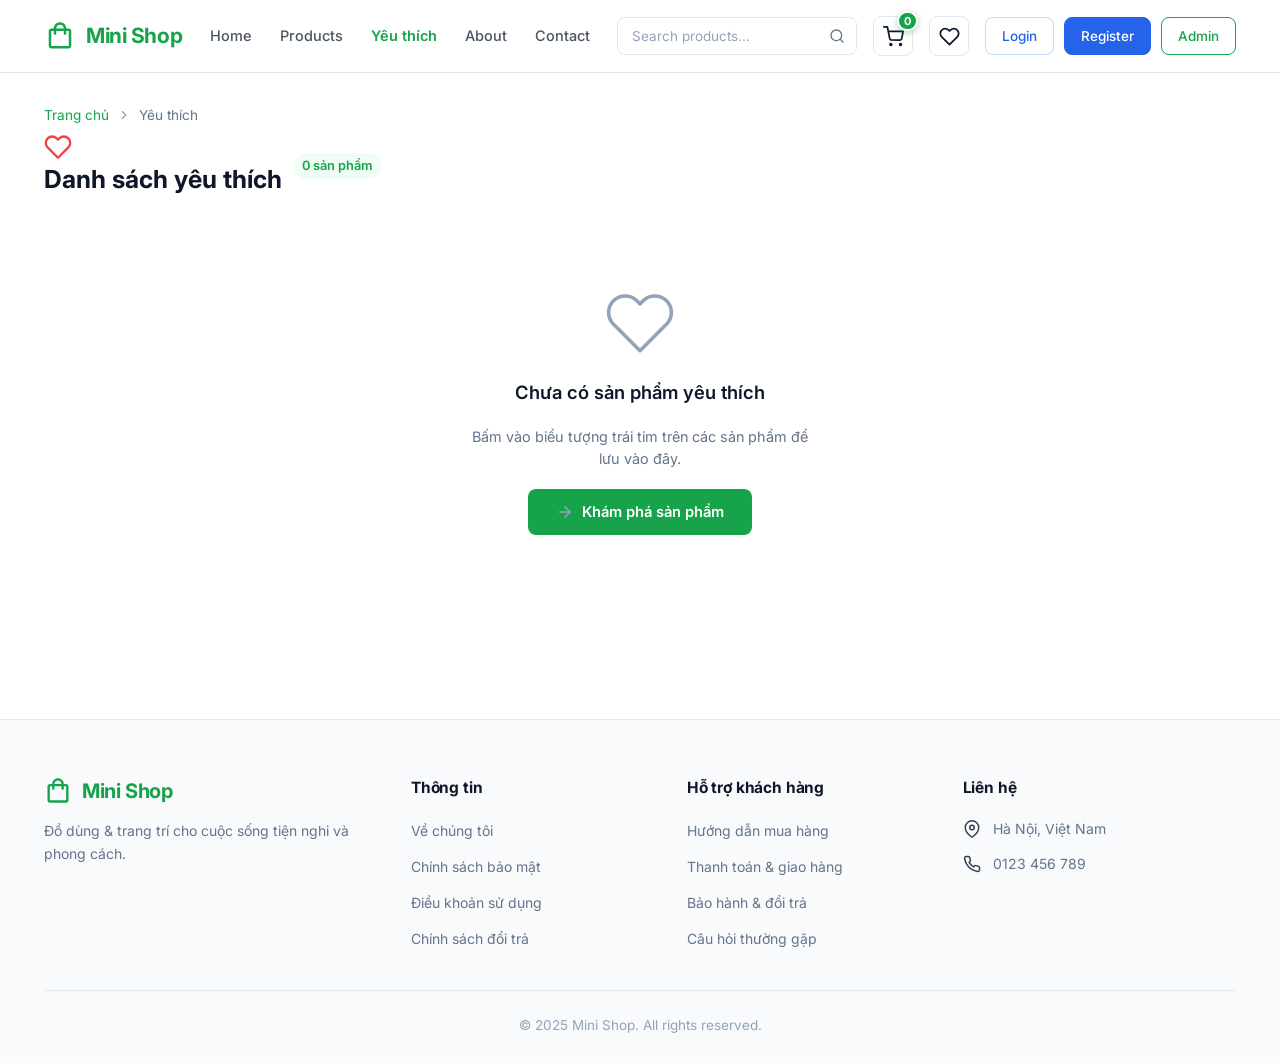
<file: wishlist.html>
<!DOCTYPE html>
<html lang="vi">
<head>
  <meta charset="UTF-8">
  <meta name="viewport" content="width=device-width, initial-scale=1.0">
  <title>Yêu thích - Mini Shop</title>

  <!-- Favicon -->
  <link rel="icon" type="image/svg+xml" href="data:image/svg+xml,<svg xmlns='http://www.w3.org/2000/svg' viewBox='0 0 24 24' fill='%2316a34a'><path d='M19 6h-2c0-2.76-2.24-5-5-5S7 3.24 7 6H5c-1.1 0-2 .9-2 2v12c0 1.1.9 2 2 2h14c1.1 0 2-.9 2-2V8c0-1.1-.9-2-2-2zm-7-3c1.66 0 3 1.34 3 3H9c0-1.66 1.34-3 3-3zm7 17H5V8h2v2c0 .55.45 1 1 1s1-.45 1-1V8h6v2c0 .55.45 1 1 1s1-.45 1-1V8h2v12z'/></svg>">

  <!-- Google Fonts -->
  <link rel="preconnect" href="https://fonts.googleapis.com">
  <link rel="preconnect" href="https://fonts.gstatic.com" crossorigin>
  <link href="https://fonts.googleapis.com/css2?family=Inter:wght@400;500;600;700&display=swap" rel="stylesheet">

  <!-- CSS -->
  <link rel="stylesheet" href="css/variables.css">
  <link rel="stylesheet" href="css/base.css">
  <link rel="stylesheet" href="css/header.css">
  <link rel="stylesheet" href="css/footer.css">
  <link rel="stylesheet" href="css/cart.css">
  <link rel="stylesheet" href="css/wishlist.css">
</head>
<body>

  <!-- ========================================================================
       HEADER
  ======================================================================== -->
  <header id="site-header" class="site-header" data-active="">
    <div class="container header-container">
      <!-- Logo -->
      <a href="index.html" class="header-brand" aria-label="Mini Shop - Về trang chủ">
        <span class="brand-icon">
          <svg viewBox="0 0 24 24" width="30" height="30" fill="currentColor">
            <path d="M19 6h-2c0-2.76-2.24-5-5-5S7 3.24 7 6H5c-1.1 0-2 .9-2 2v12c0 1.1.9 2 2 2h14c1.1 0 2-.9 2-2V8c0-1.1-.9-2-2-2zm-7-3c1.66 0 3 1.34 3 3H9c0-1.66 1.34-3 3-3zm7 17H5V8h2v2c0 .55.45 1 1 1s1-.45 1-1V8h6v2c0 .55.45 1 1 1s1-.45 1-1V8h2v12z"/>
          </svg>
        </span>
        <span class="brand-name">Mini Shop</span>
      </a>

      <!-- Desktop nav -->
      <nav class="header-nav" aria-label="Menu chính">
        <a href="index.html" class="nav-link" data-nav="home">Home</a>
        <a href="products.html" class="nav-link" data-nav="products">Products</a>
        <a href="wishlist.html" class="nav-link active" data-nav="wishlist">Yêu thích</a>
        <a href="about.html" class="nav-link" data-nav="about">About</a>
        <a href="contact.html" class="nav-link" data-nav="contact">Contact</a>
      </nav>

      <!-- Header actions -->
      <div class="header-actions">
        <form class="header-search" role="search" onsubmit="event.preventDefault(); MiniShopSearch(this);">
          <input type="search" class="search-input" placeholder="Search products..." aria-label="Tìm kiếm sản phẩm">
          <svg class="search-icon" viewBox="0 0 24 24" fill="none" stroke="currentColor" stroke-width="2" stroke-linecap="round" stroke-linejoin="round">
            <circle cx="11" cy="11" r="8"></circle>
            <line x1="21" y1="21" x2="16.65" y2="16.65"></line>
          </svg>
        </form>

        <!-- Cart button -->
        <a href="cart.html" class="header-cart-btn" aria-label="Giỏ hàng" title="Xem giỏ hàng">
          <svg class="cart-icon" viewBox="0 0 24 24" width="21" height="21" fill="none" stroke="currentColor" stroke-width="2" stroke-linecap="round" stroke-linejoin="round">
            <circle cx="9" cy="21" r="1"></circle>
            <circle cx="20" cy="21" r="1"></circle>
            <path d="M1 1h4l2.68 13.39a2 2 0 0 0 2 1.61h9.72a2 2 0 0 0 2-1.61L23 6H6"></path>
          </svg>
          <span class="cart-badge" id="cartBadge">0</span>
        </a>

        <!-- Wishlist button -->
        <a href="wishlist.html" class="header-wish-btn" aria-label="Yêu thích" title="Xem yêu thích">
          <svg viewBox="0 0 24 24" width="21" height="21" fill="none" stroke="currentColor" stroke-width="2" stroke-linecap="round" stroke-linejoin="round">
            <path d="M20.84 4.61a5.5 5.5 0 0 0-7.78 0L12 5.67l-1.06-1.06a5.5 5.5 0 0 0-7.78 7.78l1.06 1.06L12 21.23l7.78-7.78 1.06-1.06a5.5 5.5 0 0 0 0-7.78z"></path>
          </svg>
          <span class="wishlist-badge" id="wishlistBadge">0</span>
        </a>

        <div class="auth-group">
          <a href="login.html" class="btn btn-outline-blue">Login</a>
          <a href="register.html" class="btn btn-blue">Register</a>
          <a href="admin.html" class="btn btn-outline-green">Admin</a>
        </div>
      </div>

      <!-- Mobile right group -->
      <div class="mobile-header-right">
        <a href="cart.html" class="header-cart-btn" aria-label="Giỏ hàng">
          <svg class="cart-icon" viewBox="0 0 24 24" width="20" height="20" fill="none" stroke="currentColor" stroke-width="2" stroke-linecap="round" stroke-linejoin="round">
            <circle cx="9" cy="21" r="1"></circle><circle cx="20" cy="21" r="1"></circle>
            <path d="M1 1h4l2.68 13.39a2 2 0 0 0 2 1.61h9.72a2 2 0 0 0 2-1.61L23 6H6"></path>
          </svg>
          <span class="cart-badge">0</span>
        </a>
        <button type="button" class="mobile-menu-btn" id="mobileMenuBtn" aria-label="Mở menu" aria-expanded="false">
          <svg viewBox="0 0 24 24" width="22" height="22" fill="none" stroke="currentColor" stroke-width="2" stroke-linecap="round" stroke-linejoin="round">
            <line x1="3" y1="12" x2="21" y2="12"></line>
            <line x1="3" y1="6" x2="21" y2="6"></line>
            <line x1="3" y1="18" x2="21" y2="18"></line>
          </svg>
        </button>
      </div>
    </div>

    <!-- Mobile Drawer -->
    <div class="mobile-drawer" id="mobileDrawer">
      <div class="mobile-drawer-content">
        <form class="mobile-search" role="search" onsubmit="event.preventDefault();">
          <input type="search" class="search-input" placeholder="Search products..." aria-label="Tìm kiếm sản phẩm">
        </form>
        <nav class="mobile-nav-links">
          <a href="index.html" class="mobile-nav-link" data-nav="home">Home</a>
          <a href="products.html" class="mobile-nav-link" data-nav="products">Products</a>
          <a href="wishlist.html" class="mobile-nav-link active" data-nav="wishlist">Yêu thích</a>
          <a href="cart.html" class="mobile-nav-link" data-nav="cart">Giỏ hàng
            <span class="drawer-cart-badge">0</span>
          </a>
          <a href="about.html" class="mobile-nav-link" data-nav="about">About</a>
          <a href="contact.html" class="mobile-nav-link" data-nav="contact">Contact</a>
        </nav>
        <div class="mobile-actions">
          <a href="login.html" class="btn btn-outline-blue">Login</a>
          <a href="register.html" class="btn btn-blue">Register</a>
          <a href="admin.html" class="btn btn-outline-green">Admin</a>
        </div>
      </div>
    </div>
  </header>


  <!-- ========================================================================
       MAIN - TRANG YÊU THÍCH
  ======================================================================== -->
  <main>
    <section class="cart-page" id="wishlistPageSection">
      <div class="container">

        <!-- Breadcrumb -->
        <nav class="cart-breadcrumb" aria-label="Breadcrumb">
          <a href="index.html">Trang chủ</a>
          <span class="breadcrumb-sep">
            <svg viewBox="0 0 24 24" width="14" height="14" fill="none" stroke="currentColor" stroke-width="2" stroke-linecap="round" stroke-linejoin="round">
              <polyline points="9 18 15 12 9 6"></polyline>
            </svg>
          </span>
          <span>Yêu thích</span>
        </nav>

        <!-- Page title -->
        <div class="cart-page-header">
          <h1 class="cart-page-title">
            <svg viewBox="0 0 24 24" width="28" height="28" fill="none" stroke="currentColor" stroke-width="2" stroke-linecap="round" stroke-linejoin="round" style="vertical-align:middle;color:#ef4444;">
              <path d="M20.84 4.61a5.5 5.5 0 0 0-7.78 0L12 5.67l-1.06-1.06a5.5 5.5 0 0 0-7.78 7.78l1.06 1.06L12 21.23l7.78-7.78 1.06-1.06a5.5 5.5 0 0 0 0-7.78z"></path>
            </svg>
            Danh sách yêu thích
          </h1>
          <span class="cart-count-badge" id="wishlistCountBadge">0 sản phẩm</span>
        </div>

        <!-- Filled state -->
        <div id="wishlistFilled" style="display:none;">
          <div class="wishlist-items-list" id="wishlistItems">
            <!-- Rendered by JS -->
          </div>
          <div class="wishlist-actions-bar">
            <a href="products.html" class="btn-continue-shopping" style="max-width:220px;">
              <svg viewBox="0 0 24 24" width="16" height="16" fill="none" stroke="currentColor" stroke-width="2" stroke-linecap="round" stroke-linejoin="round">
                <line x1="19" y1="12" x2="5" y2="12"></line>
                <polyline points="12 19 5 12 12 5"></polyline>
              </svg>
              Tiếp tục mua sắm
            </a>
          </div>
        </div>

        <!-- Empty state -->
        <div class="cart-empty-state" id="wishlistEmpty">
          <svg viewBox="0 0 24 24" width="72" height="72" fill="none" stroke="currentColor" stroke-width="1.2" stroke-linecap="round" stroke-linejoin="round">
            <path d="M20.84 4.61a5.5 5.5 0 0 0-7.78 0L12 5.67l-1.06-1.06a5.5 5.5 0 0 0-7.78 7.78l1.06 1.06L12 21.23l7.78-7.78 1.06-1.06a5.5 5.5 0 0 0 0-7.78z"></path>
          </svg>
          <h2 class="empty-title">Chưa có sản phẩm yêu thích</h2>
          <p class="empty-desc">Bấm vào biểu tượng trái tim trên các sản phẩm để lưu vào đây.</p>
          <a href="products.html" class="btn-shop-now">
            <svg viewBox="0 0 24 24" width="18" height="18" fill="none" stroke="currentColor" stroke-width="2" stroke-linecap="round" stroke-linejoin="round">
              <line x1="5" y1="12" x2="19" y2="12"></line>
              <polyline points="12 5 19 12 12 19"></polyline>
            </svg>
            Khám phá sản phẩm
          </a>
        </div>

      </div>
    </section>
  </main>


  <!-- ========================================================================
       FOOTER
  ======================================================================== -->
  <footer id="site-footer" class="site-footer">
    <div class="container">
      <div class="footer-top">
        <div class="footer-brand">
          <a href="index.html" class="brand-logo" aria-label="Mini Shop">
            <span class="brand-icon">
              <svg viewBox="0 0 24 24" width="28" height="28" fill="currentColor">
                <path d="M19 6h-2c0-2.76-2.24-5-5-5S7 3.24 7 6H5c-1.1 0-2 .9-2 2v12c0 1.1.9 2 2 2h14c1.1 0 2-.9 2-2V8c0-1.1-.9-2-2-2zm-7-3c1.66 0 3 1.34 3 3H9c0-1.66 1.34-3 3-3zm7 17H5V8h2v2c0 .55.45 1 1 1s1-.45 1-1V8h6v2c0 .55.45 1 1 1s1-.45 1-1V8h2v12z"/>
              </svg>
            </span>
            <span class="brand-name">Mini Shop</span>
          </a>
          <p class="footer-desc">Đồ dùng &amp; trang trí cho cuộc sống tiện nghi và phong cách.</p>
        </div>
        <div class="footer-column">
          <h3 class="footer-column-title">Thông tin</h3>
          <ul class="footer-links">
            <li><a href="#" class="footer-link">Về chúng tôi</a></li>
            <li><a href="#" class="footer-link">Chính sách bảo mật</a></li>
            <li><a href="#" class="footer-link">Điều khoản sử dụng</a></li>
            <li><a href="#" class="footer-link">Chính sách đổi trả</a></li>
          </ul>
        </div>
        <div class="footer-column">
          <h3 class="footer-column-title">Hỗ trợ khách hàng</h3>
          <ul class="footer-links">
            <li><a href="#" class="footer-link">Hướng dẫn mua hàng</a></li>
            <li><a href="#" class="footer-link">Thanh toán &amp; giao hàng</a></li>
            <li><a href="#" class="footer-link">Bảo hành &amp; đổi trả</a></li>
            <li><a href="#" class="footer-link">Câu hỏi thường gặp</a></li>
          </ul>
        </div>
        <div class="footer-column">
          <h3 class="footer-column-title">Liên hệ</h3>
          <ul class="footer-contact-list">
            <li class="contact-item">
              <svg class="contact-icon" viewBox="0 0 24 24" fill="none" stroke="currentColor" stroke-width="2" stroke-linecap="round" stroke-linejoin="round">
                <path d="M21 10c0 7-9 13-9 13s-9-6-9-13a9 9 0 0 1 18 0z"></path><circle cx="12" cy="10" r="3"></circle>
              </svg>
              <span>Hà Nội, Việt Nam</span>
            </li>
            <li class="contact-item">
              <svg class="contact-icon" viewBox="0 0 24 24" fill="none" stroke="currentColor" stroke-width="2" stroke-linecap="round" stroke-linejoin="round">
                <path d="M22 16.92v3a2 2 0 0 1-2.18 2 19.79 19.79 0 0 1-8.63-3.07 19.5 19.5 0 0 1-6-6 19.79 19.79 0 0 1-3.07-8.67A2 2 0 0 1 4.11 2h3a2 2 0 0 1 2 1.72 12.84 12.84 0 0 0 .7 2.81 2 2 0 0 1-.45 2.11L8.09 9.91a16 16 0 0 0 6 6l1.27-1.27a2 2 0 0 1 2.11-.45 12.84 12.84 0 0 0 2.81.7A2 2 0 0 1 22 16.92z"></path>
              </svg>
              <span>0123 456 789</span>
            </li>
          </ul>
        </div>
      </div>
      <div class="footer-bottom">
        <p class="copyright-text">&copy; 2025 Mini Shop. All rights reserved.</p>
      </div>
    </div>
  </footer>

  <!-- Scripts -->
  <script src="js/components.js"></script>
  <script src="js/cart.js"></script>
  <script src="js/wishlist.js"></script>
  <script>
    if (typeof initWishlistPage === 'function') initWishlistPage();
  </script>
</body>
</html>
</file>
<file: css/variables.css>
:root {
  /* Màu chủ đạo theo mẫu tham chiếu (Brand Green & Accent Blue) */
  --color-primary: #16a34a;
  --color-primary-hover: #15803d;
  --color-primary-light: #f0fdf4;
  --color-primary-border: #86efac;
  
  --color-accent-blue: #2563eb;
  --color-accent-blue-hover: #1d4ed8;
  --color-accent-blue-light: #eff6ff;

  /* Bảng màu văn bản & trung tính */
  --color-text-title: #0f172a;
  --color-text-body: #334155;
  --color-text-muted: #64748b;
  --color-text-light: #94a3b8;

  /* Nền và đường viền */
  --color-bg-page: #ffffff;
  --color-bg-subtle: #f8fafc;
  --color-bg-card: #ffffff;
  --color-border: #e2e8f0;
  --color-border-hover: #cbd5e1;

  /* Bo góc (nhẹ nhàng, nhất quán) */
  --radius-xs: 4px;
  --radius-sm: 6px;
  --radius-md: 8px;
  --radius-lg: 12px;
  --radius-xl: 16px;
  --radius-2xl: 20px;
  --radius-full: 9999px;

  /* Bóng đổ (nhẹ và tinh tế) */
  --shadow-subtle: 0 1px 3px 0 rgba(15, 23, 42, 0.05), 0 1px 2px -1px rgba(15, 23, 42, 0.04);
  --shadow-card: 0 2px 6px -1px rgba(15, 23, 42, 0.06), 0 1px 4px -1px rgba(15, 23, 42, 0.04);
  --shadow-card-hover: 0 10px 22px -5px rgba(15, 23, 42, 0.09), 0 4px 8px -2px rgba(15, 23, 42, 0.04);
  --shadow-dropdown: 0 12px 28px -4px rgba(15, 23, 42, 0.12), 0 4px 10px -2px rgba(15, 23, 42, 0.06);

  /* Bố cục & khoảng cách */
  --container-max-width: 1240px;
  --container-padding: 24px;

  /* Hiệu ứng chuyển động */
  --transition-fast: 0.15s cubic-bezier(0.4, 0, 0.2, 1);
  --transition-normal: 0.25s cubic-bezier(0.4, 0, 0.2, 1);

  /* Typography */
  --font-family-base: 'Inter', -apple-system, BlinkMacSystemFont, 'Segoe UI', Roboto, 'Helvetica Neue', Arial, sans-serif;
}
</file>
<file: css/base.css>
/* Reset & Base Setup */
*, *::before, *::after {
  box-sizing: border-box;
  margin: 0;
  padding: 0;
}

html {
  font-size: 16px;
  scroll-behavior: smooth;
  -webkit-text-size-adjust: 100%;
}

body {
  font-family: var(--font-family-base);
  color: var(--color-text-body);
  background-color: var(--color-bg-page);
  line-height: 1.5;
  -webkit-font-smoothing: antialiased;
  -moz-osx-font-smoothing: grayscale;
  min-height: 100vh;
  display: flex;
  flex-direction: column;
}

main {
  flex: 1 0 auto;
}

img, picture, svg, video {
  display: block;
  max-width: 100%;
}

a {
  color: inherit;
  text-decoration: none;
  transition: color var(--transition-fast);
}

button, input, select, textarea {
  font: inherit;
  color: inherit;
}

button {
  background: none;
  border: none;
  cursor: pointer;
}

ul, ol {
  list-style: none;
}

/* Layout Container */
.container {
  width: 100%;
  max-width: var(--container-max-width);
  margin-left: auto;
  margin-right: auto;
  padding-left: var(--container-padding);
  padding-right: var(--container-padding);
}

/* Reusable Buttons */
.btn {
  display: inline-flex;
  align-items: center;
  justify-content: center;
  gap: 8px;
  padding: 8px 18px;
  font-size: 14px;
  font-weight: 500;
  line-height: 1.4;
  border-radius: var(--radius-md);
  border: 1px solid transparent;
  cursor: pointer;
  white-space: nowrap;
  transition: all var(--transition-fast);
  user-select: none;
}

.btn:active {
  transform: translateY(1px);
}

/* Button Variants */
.btn-primary {
  background-color: var(--color-primary);
  color: #ffffff;
  border-color: var(--color-primary);
}
.btn-primary:hover {
  background-color: var(--color-primary-hover);
  border-color: var(--color-primary-hover);
  color: #ffffff;
}

.btn-blue {
  background-color: var(--color-accent-blue);
  color: #ffffff;
  border-color: var(--color-accent-blue);
}
.btn-blue:hover {
  background-color: var(--color-accent-blue-hover);
  border-color: var(--color-accent-blue-hover);
  color: #ffffff;
}

.btn-outline {
  background-color: #ffffff;
  color: var(--color-text-body);
  border-color: var(--color-border);
}
.btn-outline:hover {
  background-color: var(--color-bg-subtle);
  border-color: var(--color-border-hover);
  color: var(--color-text-title);
}

.btn-outline-blue {
  background-color: #ffffff;
  color: var(--color-accent-blue);
  border-color: #bfdbfe;
}
.btn-outline-blue:hover {
  background-color: var(--color-accent-blue-light);
  border-color: var(--color-accent-blue);
  color: var(--color-accent-blue-hover);
}

.btn-outline-green {
  background-color: #ffffff;
  color: var(--color-primary);
  border-color: var(--color-primary);
}
.btn-outline-green:hover {
  background-color: var(--color-primary-light);
  border-color: var(--color-primary);
  color: var(--color-primary-hover);
}

.btn-card-action {
  flex: 1;
  padding: 8px 10px;
  background-color: #ffffff;
  color: var(--color-text-body);
  border: 1px solid var(--color-border);
  border-radius: var(--radius-md);
  font-size: 13px;
  font-weight: 500;
  display: inline-flex;
  align-items: center;
  justify-content: center;
  gap: 4px;
  text-decoration: none;
  transition: all var(--transition-fast);
}
.btn-card-action:hover {
  background-color: var(--color-bg-subtle);
  border-color: var(--color-border-hover);
  color: var(--color-text-title);
}
.btn-card-action svg {
  transition: transform var(--transition-fast);
}
.btn-card-action:hover svg {
  transform: translateX(2px);
}

/* Nút thêm nhanh vào giỏ hàng trên thẻ sản phẩm */
.btn-card-cart {
  flex: 1.15;
  padding: 8px 10px;
  background-color: var(--color-primary-light);
  color: var(--color-primary);
  border: 1px solid var(--color-primary-border);
  border-radius: var(--radius-md);
  font-size: 13px;
  font-weight: 600;
  display: inline-flex;
  align-items: center;
  justify-content: center;
  gap: 6px;
  cursor: pointer;
  transition: all var(--transition-fast);
  white-space: nowrap;
}
.btn-card-cart:hover {
  background-color: var(--color-primary);
  color: #ffffff;
  border-color: var(--color-primary);
  box-shadow: 0 2px 6px rgba(22, 163, 74, 0.25);
}
.btn-card-cart.added {
  background-color: var(--color-primary);
  color: #ffffff;
  border-color: var(--color-primary);
}

/* Khung chứa các nút ở chân thẻ sản phẩm */
.product-card-footer {
  display: flex;
  gap: 8px;
  align-items: center;
  width: 100%;
  margin-top: 12px;
}

/* Cart Toast Notification */
.cart-toast-container {
  position: fixed;
  bottom: 24px;
  right: 24px;
  z-index: 9999;
  display: flex;
  flex-direction: column;
  gap: 10px;
  pointer-events: none;
}

.cart-toast-item {
  display: flex;
  align-items: center;
  gap: 12px;
  background-color: #ffffff;
  color: var(--color-text-title);
  border: 1px solid var(--color-border);
  border-left: 4px solid var(--color-primary);
  border-radius: var(--radius-md);
  padding: 12px 18px;
  box-shadow: 0 10px 25px -5px rgba(0, 0, 0, 0.12), 0 4px 10px -2px rgba(0, 0, 0, 0.05);
  font-size: 14px;
  font-weight: 500;
  max-width: 380px;
  opacity: 0;
  transform: translateY(20px) scale(0.95);
  transition: all 0.25s cubic-bezier(0.16, 1, 0.3, 1);
  pointer-events: auto;
}

.cart-toast-item.show {
  opacity: 1;
  transform: translateY(0) scale(1);
}

.cart-toast-item.info {
  border-left-color: var(--color-accent-blue);
}

.cart-toast-item .toast-icon {
  display: flex;
  align-items: center;
  justify-content: center;
  width: 28px;
  height: 28px;
  border-radius: var(--radius-full);
  background-color: var(--color-primary-light);
  color: var(--color-primary);
  flex-shrink: 0;
}

.cart-toast-item.info .toast-icon {
  background-color: var(--color-accent-blue-light);
  color: var(--color-accent-blue);
}

.cart-toast-item .toast-message {
  line-height: 1.4;
}

/* Price Format */
.product-price {
  color: var(--color-primary);
  font-weight: 700;
  font-size: 16px;
  letter-spacing: -0.01em;
}

/* Accessibility */
.sr-only {
  position: absolute;
  width: 1px;
  height: 1px;
  padding: 0;
  margin: -1px;
  overflow: hidden;
  clip: rect(0, 0, 0, 0);
  white-space: nowrap;
  border: 0;
}
</file>
<file: css/header.css>
/* Site Header */
.site-header {
  position: sticky;
  top: 0;
  z-index: 100;
  background-color: #ffffff;
  border-bottom: 1px solid var(--color-border);
  box-shadow: 0 1px 2px 0 rgba(0, 0, 0, 0.02);
}

.header-container {
  display: flex;
  align-items: center;
  justify-content: space-between;
  height: 72px;
  gap: 16px;
}

/* Brand Logo */
.header-brand {
  display: flex;
  align-items: center;
  gap: 10px;
  text-decoration: none;
  flex-shrink: 0;
}

.brand-icon {
  width: 32px;
  height: 32px;
  color: var(--color-primary);
  display: flex;
  align-items: center;
  justify-content: center;
}

.brand-name {
  font-size: 21px;
  font-weight: 700;
  color: var(--color-primary);
  letter-spacing: -0.02em;
}

/* Desktop Navigation Links */
.header-nav {
  display: flex;
  align-items: center;
  gap: 28px;
  margin-left: 12px;
}

.nav-link {
  font-size: 14.5px;
  font-weight: 500;
  color: #4b5563;
  padding: 6px 0;
  position: relative;
  transition: color var(--transition-fast);
}

.nav-link:hover {
  color: var(--color-primary);
}

.nav-link.active {
  color: var(--color-primary);
  font-weight: 600;
}

/* Header Right Group */
.header-actions {
  display: flex;
  align-items: center;
  gap: 16px;
  margin-left: auto;
}

/* Search Bar */
.header-search {
  position: relative;
  width: 240px;
}

.search-input {
  width: 100%;
  height: 38px;
  padding: 8px 36px 8px 14px;
  font-size: 13.5px;
  color: var(--color-text-title);
  background-color: #ffffff;
  border: 1px solid var(--color-border);
  border-radius: var(--radius-md);
  outline: none;
  transition: all var(--transition-fast);
}

.search-input::placeholder {
  color: var(--color-text-light);
}

.search-input:focus {
  border-color: var(--color-primary);
  box-shadow: 0 0 0 3px rgba(22, 163, 74, 0.12);
}

.search-icon {
  position: absolute;
  right: 12px;
  top: 50%;
  transform: translateY(-50%);
  color: var(--color-text-muted);
  pointer-events: none;
  width: 16px;
  height: 16px;
}

/* Biểu tượng Giỏ hàng trên thanh Header */
.header-cart-btn {
  position: relative;
  display: inline-flex;
  align-items: center;
  justify-content: center;
  width: 40px;
  height: 40px;
  color: var(--color-text-title);
  background-color: #ffffff;
  border: 1px solid var(--color-border);
  border-radius: var(--radius-md);
  text-decoration: none;
  transition: all var(--transition-fast);
  flex-shrink: 0;
}

.header-cart-btn:hover {
  color: var(--color-primary);
  background-color: var(--color-bg-subtle);
  border-color: var(--color-border-hover);
}

.header-cart-btn .cart-icon {
  width: 21px;
  height: 21px;
  transition: transform var(--transition-fast);
}

.header-cart-btn:hover .cart-icon {
  transform: scale(1.08);
}

/* Số lượng sản phẩm trên badge giỏ hàng */
.cart-badge {
  position: absolute;
  top: -6px;
  right: -6px;
  min-width: 20px;
  height: 20px;
  padding: 0 5px;
  font-size: 11px;
  font-weight: 700;
  display: inline-flex;
  align-items: center;
  justify-content: center;
  color: #ffffff;
  background-color: var(--color-primary);
  border-radius: var(--radius-full);
  border: 2px solid #ffffff;
  box-shadow: 0 2px 6px rgba(22, 163, 74, 0.4);
  pointer-events: none;
  transition: transform var(--transition-fast), background-color var(--transition-fast);
}

.cart-badge.bump {
  animation: cartBadgePop 0.35s cubic-bezier(0.175, 0.885, 0.32, 1.275);
}

@keyframes cartBadgePop {
  0% { transform: scale(1); }
  50% { transform: scale(1.4); }
  100% { transform: scale(1); }
}

.drawer-cart-badge {
  margin-left: auto;
  font-size: 12px;
  font-weight: 700;
  color: var(--color-primary);
  background-color: var(--color-primary-light);
  padding: 2px 8px;
  border-radius: var(--radius-full);
}

/* Biểu tượng Yêu thích trên Header */
.header-wish-btn {
  position: relative;
  display: inline-flex;
  align-items: center;
  justify-content: center;
  width: 40px;
  height: 40px;
  color: var(--color-text-title);
  background-color: #ffffff;
  border: 1px solid var(--color-border);
  border-radius: var(--radius-md);
  text-decoration: none;
  transition: all var(--transition-fast);
  flex-shrink: 0;
}

.header-wish-btn:hover {
  color: #ef4444;
  background-color: #fef2f2;
  border-color: #fca5a5;
}

.header-wish-btn svg {
  width: 21px;
  height: 21px;
  transition: transform var(--transition-fast);
}

.header-wish-btn:hover svg {
  transform: scale(1.1);
}

/* Badge yêu thích */
.wishlist-badge {
  position: absolute;
  top: -6px;
  right: -6px;
  min-width: 20px;
  height: 20px;
  padding: 0 5px;
  font-size: 11px;
  font-weight: 700;
  display: none;
  align-items: center;
  justify-content: center;
  color: #ffffff;
  background-color: #ef4444;
  border-radius: var(--radius-full);
  border: 2px solid #ffffff;
  box-shadow: 0 2px 6px rgba(239, 68, 68, 0.4);
  pointer-events: none;
}

.wishlist-badge:not([style*="none"]) {
  display: inline-flex;
}

/* Auth & Admin Buttons */
.auth-group {
  display: flex;
  align-items: center;
  gap: 10px;
}

.auth-group .btn {
  height: 38px;
  padding: 0 16px;
  font-size: 13.5px;
  font-weight: 500;
}

/* Mobile Menu Toggle Button */
.mobile-menu-btn {
  display: none;
  width: 40px;
  height: 40px;
  align-items: center;
  justify-content: center;
  color: var(--color-text-title);
  border-radius: var(--radius-md);
  border: 1px solid var(--color-border);
  background: #ffffff;
}

.mobile-menu-btn:hover {
  background-color: var(--color-bg-subtle);
}

/* Mobile Drawer Navigation */
.mobile-drawer {
  display: none;
  position: fixed;
  top: 72px;
  left: 0;
  right: 0;
  bottom: 0;
  background-color: rgba(15, 23, 42, 0.45);
  backdrop-filter: blur(2px);
  z-index: 99;
  opacity: 0;
  visibility: hidden;
  transition: all var(--transition-normal);
}

.mobile-drawer.open {
  opacity: 1;
  visibility: visible;
}

.mobile-drawer-content {
  background-color: #ffffff;
  padding: 20px 24px 30px;
  border-bottom: 1px solid var(--color-border);
  box-shadow: var(--shadow-dropdown);
  transform: translateY(-10px);
  transition: transform var(--transition-normal);
}

.mobile-drawer.open .mobile-drawer-content {
  transform: translateY(0);
}

.mobile-search {
  width: 100%;
  margin-bottom: 20px;
}

.mobile-search .search-input {
  width: 100%;
  height: 42px;
  font-size: 14px;
}

.mobile-nav-links {
  display: flex;
  flex-direction: column;
  gap: 6px;
  margin-bottom: 24px;
}

.mobile-nav-link {
  display: block;
  padding: 10px 12px;
  font-size: 15px;
  font-weight: 500;
  color: var(--color-text-title);
  border-radius: var(--radius-md);
  transition: background-color var(--transition-fast);
}

.mobile-nav-link:hover {
  background-color: var(--color-bg-subtle);
  color: var(--color-primary);
}

.mobile-nav-link.active {
  background-color: var(--color-primary-light);
  color: var(--color-primary);
  font-weight: 600;
}

.mobile-actions {
  display: flex;
  flex-direction: column;
  gap: 10px;
  padding-top: 16px;
  border-top: 1px solid var(--color-border);
}

.mobile-actions .btn {
  width: 100%;
  height: 42px;
  font-size: 14.5px;
}

/* Mobile Right Control Group */
.mobile-header-right {
  display: none;
  align-items: center;
  gap: 10px;
}

/* Responsive Breakpoints */
@media (max-width: 992px) {
  .header-search {
    width: 180px;
  }
  .header-nav {
    gap: 18px;
  }
}

@media (max-width: 860px) {
  .header-nav,
  .header-actions {
    display: none;
  }
  .mobile-header-right {
    display: flex;
  }
  .mobile-menu-btn {
    display: flex;
  }
  .mobile-drawer {
    display: block;
  }
}
</file>
<file: css/footer.css>
/* Site Footer */
.site-footer {
  background-color: var(--color-bg-subtle);
  border-top: 1px solid var(--color-border);
  padding: 56px 0 28px;
  margin-top: 64px;
}

.footer-top {
  display: grid;
  grid-template-columns: 1.4fr 1fr 1fr 1.2fr;
  gap: 48px;
  margin-bottom: 40px;
}

/* Footer Brand */
.footer-brand .brand-logo {
  display: inline-flex;
  align-items: center;
  gap: 10px;
  margin-bottom: 14px;
}

.footer-brand .brand-icon {
  width: 28px;
  height: 28px;
  color: var(--color-primary);
}

.footer-brand .brand-name {
  font-size: 20px;
  font-weight: 700;
  color: var(--color-primary);
}

.footer-desc {
  font-size: 14px;
  line-height: 1.6;
  color: var(--color-text-muted);
  margin-bottom: 20px;
  max-width: 320px;
}

/* Social Links */
.footer-socials {
  display: flex;
  align-items: center;
  gap: 12px;
}

.social-link {
  width: 36px;
  height: 36px;
  border-radius: var(--radius-full);
  background-color: #ffffff;
  border: 1px solid var(--color-border);
  color: var(--color-text-muted);
  display: flex;
  align-items: center;
  justify-content: center;
  transition: all var(--transition-fast);
}

.social-link:hover {
  color: var(--color-primary);
  border-color: var(--color-primary-border);
  background-color: var(--color-primary-light);
  transform: translateY(-2px);
}

.social-link svg {
  width: 17px;
  height: 17px;
}

/* Footer Columns */
.footer-column-title {
  font-size: 15.5px;
  font-weight: 700;
  color: var(--color-text-title);
  margin-bottom: 18px;
  letter-spacing: -0.01em;
}

.footer-links {
  display: flex;
  flex-direction: column;
  gap: 12px;
}

.footer-link {
  font-size: 14px;
  color: var(--color-text-muted);
  transition: color var(--transition-fast);
  display: inline-block;
}

.footer-link:hover {
  color: var(--color-primary);
  transform: translateX(2px);
}

/* Contact List */
.footer-contact-list {
  display: flex;
  flex-direction: column;
  gap: 14px;
}

.contact-item {
  display: flex;
  align-items: flex-start;
  gap: 12px;
  font-size: 14px;
  color: var(--color-text-muted);
}

.contact-icon {
  width: 18px;
  height: 18px;
  color: var(--color-text-body);
  flex-shrink: 0;
  margin-top: 2px;
}

/* Footer Bottom Bar */
.footer-bottom {
  border-top: 1px solid var(--color-border);
  padding-top: 24px;
  display: flex;
  align-items: center;
  justify-content: center;
  text-align: center;
}

.copyright-text {
  font-size: 13.5px;
  color: var(--color-text-light);
}

/* Responsive Breakpoints */
@media (max-width: 992px) {
  .footer-top {
    grid-template-columns: 1fr 1fr;
    gap: 36px;
  }
}

@media (max-width: 600px) {
  .site-footer {
    padding: 40px 0 24px;
    margin-top: 48px;
  }

  .footer-top {
    grid-template-columns: 1fr;
    gap: 32px;
  }

  .footer-desc {
    max-width: 100%;
  }
}
</file>
<file: css/home.css>
/* Homepage Specific Styles */

/* Hero Banner */
.hero-section {
  padding-top: 32px;
  padding-bottom: 16px;
}

.hero-banner {
  background: linear-gradient(135deg, #f8fafc 0%, #f1f5f9 100%);
  border: 1px solid var(--color-border);
  border-radius: var(--radius-xl);
  overflow: hidden;
  display: grid;
  grid-template-columns: 1.15fr 0.85fr;
  align-items: stretch;
  position: relative;
  box-shadow: var(--shadow-subtle);
}

.hero-content {
  padding: 48px 44px;
  display: flex;
  flex-direction: column;
  justify-content: center;
  z-index: 2;
}

.hero-title {
  font-size: clamp(30px, 3.2vw, 42px);
  font-weight: 700;
  line-height: 1.22;
  color: var(--color-text-title);
  letter-spacing: -0.025em;
  margin-bottom: 14px;
}

.hero-subtitle {
  font-size: 16px;
  color: var(--color-text-muted);
  line-height: 1.5;
  margin-bottom: 28px;
  max-width: 440px;
}

.hero-cta {
  margin-bottom: 38px;
}

.hero-cta .btn {
  padding: 12px 28px;
  font-size: 15px;
  font-weight: 600;
  border-radius: var(--radius-md);
  box-shadow: 0 4px 12px rgba(22, 163, 74, 0.22);
}

.hero-cta .btn:hover {
  box-shadow: 0 6px 16px rgba(22, 163, 74, 0.32);
}

/* Feature Trust Badges */
.hero-features {
  display: flex;
  align-items: center;
  gap: 28px;
  padding-top: 24px;
  border-top: 1px solid rgba(226, 232, 240, 0.8);
}

.feature-item {
  display: flex;
  align-items: center;
  gap: 12px;
}

.feature-icon {
  width: 26px;
  height: 26px;
  color: var(--color-primary);
  flex-shrink: 0;
}

.feature-text {
  display: flex;
  flex-direction: column;
}

.feature-title {
  font-size: 13.5px;
  font-weight: 700;
  color: var(--color-text-title);
  line-height: 1.3;
}

.feature-sub {
  font-size: 12px;
  color: var(--color-text-muted);
  line-height: 1.3;
}

/* Hero Visual Image */
.hero-visual {
  position: relative;
  overflow: hidden;
  min-height: 360px;
}

.hero-image {
  width: 100%;
  height: 100%;
  object-fit: cover;
  object-position: right center;
  transition: transform 0.5s ease;
}

.hero-visual:hover .hero-image {
  transform: scale(1.02);
}

/* Category Filter Tabs */
.categories-section {
  padding: 24px 0 16px;
}

.category-tabs {
  display: flex;
  align-items: center;
  gap: 12px;
  overflow-x: auto;
  padding: 4px 2px 8px;
  scrollbar-width: none; /* Firefox */
  -ms-overflow-style: none; /* IE/Edge */
  -webkit-overflow-scrolling: touch;
}

.category-tabs::-webkit-scrollbar {
  display: none; /* Chrome, Safari, Opera */
}

.tab-btn {
  display: inline-flex;
  align-items: center;
  gap: 8px;
  padding: 9px 18px;
  font-size: 14px;
  font-weight: 500;
  color: var(--color-text-body);
  background-color: #ffffff;
  border: 1px solid var(--color-border);
  border-radius: var(--radius-md);
  cursor: pointer;
  white-space: nowrap;
  transition: all var(--transition-fast);
  user-select: none;
}

.tab-btn .tab-icon {
  width: 17px;
  height: 17px;
  color: var(--color-text-muted);
  transition: color var(--transition-fast);
}

.tab-btn:hover {
  background-color: var(--color-bg-subtle);
  border-color: var(--color-border-hover);
  color: var(--color-text-title);
}

.tab-btn:hover .tab-icon {
  color: var(--color-text-title);
}

.tab-btn.active {
  background-color: var(--color-primary-light);
  border-color: var(--color-primary);
  color: var(--color-primary);
  font-weight: 600;
}

.tab-btn.active .tab-icon {
  color: var(--color-primary);
}

/* Featured Products Section */
.featured-section {
  padding: 32px 0 20px;
}

.section-header {
  display: flex;
  align-items: center;
  justify-content: space-between;
  margin-bottom: 24px;
}

.section-title {
  font-size: 22px;
  font-weight: 700;
  color: var(--color-text-title);
  letter-spacing: -0.015em;
}

.section-link {
  display: inline-flex;
  align-items: center;
  gap: 6px;
  font-size: 14.5px;
  font-weight: 500;
  color: var(--color-accent-blue);
  transition: all var(--transition-fast);
}

.section-link:hover {
  color: var(--color-accent-blue-hover);
  transform: translateX(3px);
}

.section-link svg {
  width: 15px;
  height: 15px;
}

/* Product Grid */
.products-grid {
  display: grid;
  grid-template-columns: repeat(6, 1fr);
  gap: 18px;
}

/* Product Card */
.product-card {
  background-color: var(--color-bg-card);
  border: 1px solid var(--color-border);
  border-radius: var(--radius-lg);
  overflow: hidden;
  display: flex;
  flex-direction: column;
  box-shadow: var(--shadow-card);
  transition: all var(--transition-normal);
  position: relative;
}

.product-card:hover {
  transform: translateY(-4px);
  border-color: var(--color-border-hover);
  box-shadow: var(--shadow-card-hover);
}

.product-image-wrap {
  position: relative;
  width: 100%;
  aspect-ratio: 4 / 3;
  overflow: hidden;
  background-color: #f1f5f9;
}

.product-img {
  width: 100%;
  height: 100%;
  object-fit: cover;
  transition: transform 0.4s ease;
}

.product-card:hover .product-img {
  transform: scale(1.04);
}

.product-info {
  padding: 14px 14px 16px;
  display: flex;
  flex-direction: column;
  flex-grow: 1;
}

.product-name {
  font-size: 15px;
  font-weight: 600;
  color: var(--color-text-title);
  margin-bottom: 5px;
  white-space: nowrap;
  overflow: hidden;
  text-overflow: ellipsis;
  line-height: 1.35;
}

.product-card-price {
  font-size: 15.5px;
  font-weight: 700;
  color: var(--color-primary);
  margin-bottom: 4px;
}

.product-desc {
  font-size: 12.5px;
  color: var(--color-text-muted);
  line-height: 1.4;
  margin-bottom: 14px;
  white-space: nowrap;
  overflow: hidden;
  text-overflow: ellipsis;
}

.product-card-footer {
  margin-top: auto;
}

/* Empty filter state */
.empty-filter-state {
  grid-column: 1 / -1;
  text-align: center;
  padding: 48px 20px;
  background-color: var(--color-bg-subtle);
  border: 1px dashed var(--color-border);
  border-radius: var(--radius-lg);
  color: var(--color-text-muted);
  font-size: 14.5px;
}

/* Responsive Rules */
@media (max-width: 1200px) {
  .products-grid {
    grid-template-columns: repeat(3, 1fr);
    gap: 20px;
  }
}

@media (max-width: 992px) {
  .hero-banner {
    grid-template-columns: 1fr;
  }

  .hero-visual {
    min-height: 260px;
    max-height: 320px;
    border-top: 1px solid var(--color-border);
  }

  .hero-content {
    padding: 36px 28px;
  }

  .hero-features {
    flex-wrap: wrap;
    gap: 20px;
  }
}

@media (max-width: 768px) {
  .products-grid {
    grid-template-columns: repeat(2, 1fr);
    gap: 14px;
  }

  .hero-title {
    font-size: 26px;
  }

  .hero-subtitle {
    font-size: 14.5px;
    margin-bottom: 22px;
  }

  .hero-cta {
    margin-bottom: 28px;
  }

  .hero-features {
    flex-direction: column;
    align-items: flex-start;
    gap: 14px;
  }

  .feature-item {
    width: 100%;
  }

  .product-info {
    padding: 12px 10px 14px;
  }

  .product-name {
    font-size: 14px;
  }

  .product-card-price {
    font-size: 14.5px;
  }

  .btn-card-action {
    padding: 7px 10px;
    font-size: 12.5px;
  }
}

@media (max-width: 480px) {
  .hero-content {
    padding: 28px 20px;
  }

  .section-header {
    flex-direction: row;
  }

  .section-title {
    font-size: 19px;
  }
}

/* ========================================================
   PRODUCT CARD ACTION BUTTONS (giỏ hàng + chi tiết + yêu thích)
   ======================================================== */
.product-card .product-image-wrap {
  position: relative;
  overflow: hidden;
}

.product-card .btn-wishlist {
  position: absolute;
  top: 10px;
  right: 10px;
  z-index: 3;
  width: 34px;
  height: 34px;
  border-radius: 50%;
  border: none;
  background: rgba(255,255,255,0.92);
  color: #9ca3af;
  display: flex;
  align-items: center;
  justify-content: center;
  cursor: pointer;
  transition: color 0.2s, background 0.2s, transform 0.15s;
  backdrop-filter: blur(4px);
}

.product-card .btn-wishlist:hover {
  color: #ef4444;
  background: #fff;
  transform: scale(1.1);
}

.product-card .btn-wishlist.active {
  color: #ef4444;
  background: #fff;
}

.product-card .btn-wishlist.active svg path {
  fill: #ef4444;
  stroke: #ef4444;
}

.product-card-actions {
  display: flex;
  align-items: center;
  gap: 8px;
  width: 100%;
  margin-top: 10px;
}

.btn-card-cart {
  flex: 1;
  display: inline-flex;
  align-items: center;
  justify-content: center;
  gap: 6px;
  padding: 9px 12px;
  font-size: 13px;
  font-weight: 600;
  color: #fff;
  background: var(--color-primary, #16a34a);
  border: none;
  border-radius: var(--radius-md, 8px);
  cursor: pointer;
  transition: background 0.18s, transform 0.1s;
  font-family: var(--font-family-base, 'Inter', sans-serif);
  white-space: nowrap;
  line-height: 1;
}

.btn-card-cart:hover {
  background: var(--color-primary-hover, #15803d);
}

.btn-card-cart:active {
  transform: scale(0.97);
}

.btn-card-cart.added {
  background: #15803d;
}

.btn-card-detail {
  display: inline-flex;
  align-items: center;
  justify-content: center;
  width: 36px;
  height: 36px;
  flex-shrink: 0;
  border: 1.5px solid var(--color-border, #e5e7eb);
  border-radius: var(--radius-md, 8px);
  color: var(--color-text-body, #374151);
  background: #fff;
  text-decoration: none;
  transition: border-color 0.18s, color 0.18s;
}

.btn-card-detail:hover {
  border-color: var(--color-primary, #16a34a);
  color: var(--color-primary, #16a34a);
}
</file>
<file: css/wishlist.css>
/* ================================================================
   WISHLIST PAGE & SHARED HEART BUTTON STYLES
   css/wishlist.css
   ================================================================ */

/* ---- Heart / Wishlist button trên thẻ sản phẩm ---- */
.btn-wishlist {
  display: inline-flex;
  align-items: center;
  justify-content: center;
  width: 36px;
  height: 36px;
  border: 1px solid var(--color-border);
  border-radius: var(--radius-md);
  background: #ffffff;
  color: var(--color-text-muted);
  cursor: pointer;
  transition: all var(--transition-fast);
  flex-shrink: 0;
  padding: 0;
  font-family: var(--font-family-base);
  position: relative;
  z-index: 1;
}

.btn-wishlist svg {
  width: 18px;
  height: 18px;
  transition: transform var(--transition-fast);
}

.btn-wishlist:hover {
  border-color: #fca5a5;
  color: #ef4444;
  background: #fff1f2;
}

.btn-wishlist:hover svg {
  transform: scale(1.15);
}

.btn-wishlist.active {
  border-color: #ef4444;
  color: #ef4444;
  background: #fff1f2;
}

.btn-wishlist.active svg {
  fill: #ef4444;
}

/* Heart pop animation */
.btn-wishlist.active {
  animation: heartPop 0.4s cubic-bezier(0.175, 0.885, 0.32, 1.275);
}

@keyframes heartPop {
  0% { transform: scale(1); }
  40% { transform: scale(1.3); }
  70% { transform: scale(0.9); }
  100% { transform: scale(1); }
}

/* ---- Wishlist button trong header ---- */
.header-wish-btn {
  position: relative;
  display: inline-flex;
  align-items: center;
  justify-content: center;
  width: 40px;
  height: 40px;
  color: var(--color-text-title);
  background-color: #ffffff;
  border: 1px solid var(--color-border);
  border-radius: var(--radius-md);
  text-decoration: none;
  transition: all var(--transition-fast);
  flex-shrink: 0;
}

.header-wish-btn:hover {
  color: #ef4444;
  background-color: #fff1f2;
  border-color: #fca5a5;
}

.header-wish-btn .wishlist-badge {
  position: absolute;
  top: -6px;
  right: -6px;
  min-width: 20px;
  height: 20px;
  padding: 0 5px;
  font-size: 11px;
  font-weight: 700;
  display: none;
  align-items: center;
  justify-content: center;
  color: #ffffff;
  background-color: #ef4444;
  border-radius: var(--radius-full);
  border: 2px solid #ffffff;
  box-shadow: 0 2px 6px rgba(239, 68, 68, 0.4);
  pointer-events: none;
}

.header-wish-btn .wishlist-badge[style*="display: "]:not([style*="none"]),
.header-wish-btn .wishlist-badge:not([style*="none"]) {
  display: inline-flex;
}

/* ---- Nút wishlist to trong detail page ---- */
.btn-detail-wishlist {
  display: inline-flex;
  align-items: center;
  justify-content: center;
  gap: 8px;
  padding: 0 20px;
  height: 48px;
  min-width: 140px;
  border: 1.5px solid var(--color-border);
  border-radius: var(--radius-md);
  background: #ffffff;
  color: var(--color-text-body);
  font-size: 14px;
  font-weight: 600;
  font-family: var(--font-family-base);
  cursor: pointer;
  transition: all var(--transition-fast);
}

.btn-detail-wishlist svg {
  width: 20px;
  height: 20px;
  color: var(--color-text-muted);
  transition: all var(--transition-fast);
  flex-shrink: 0;
}

.btn-detail-wishlist:hover {
  border-color: #fca5a5;
  color: #ef4444;
  background: #fff1f2;
}

.btn-detail-wishlist:hover svg {
  color: #ef4444;
}

.btn-detail-wishlist.active {
  border-color: #ef4444;
  background: #fff1f2;
  color: #ef4444;
}

.btn-detail-wishlist.active svg {
  fill: #ef4444;
  color: #ef4444;
}

/* ---- Wishlist page items ---- */
.wishlist-items-list {
  display: flex;
  flex-direction: column;
  gap: 0;
}

.wishlist-item {
  display: flex;
  align-items: center;
  gap: 20px;
  padding: 20px 0;
  border-bottom: 1px solid var(--color-border);
}

.wishlist-item:first-child {
  padding-top: 0;
}

.wishlist-item-img-link {
  flex-shrink: 0;
  display: block;
  text-decoration: none;
}

.wishlist-item-image {
  width: 100px;
  height: 100px;
  border-radius: var(--radius-md);
  overflow: hidden;
  background: var(--color-bg-subtle);
  border: 1px solid var(--color-border);
}

.wishlist-item-image img {
  width: 100%;
  height: 100%;
  object-fit: cover;
  display: block;
  transition: transform var(--transition-normal);
}

.wishlist-item-img-link:hover .wishlist-item-image img {
  transform: scale(1.05);
}

.wishlist-item-info {
  flex: 1;
  min-width: 0;
  display: flex;
  flex-direction: column;
  gap: 6px;
}

.wishlist-item-name {
  font-size: 1rem;
  font-weight: 600;
  color: var(--color-text-title);
  text-decoration: none;
  display: -webkit-box;
  -webkit-line-clamp: 2;
  -webkit-box-orient: vertical;
  overflow: hidden;
  transition: color var(--transition-fast);
}

.wishlist-item-name:hover {
  color: var(--color-primary);
}

.wishlist-item-category {
  font-size: 0.8rem;
  color: var(--color-text-muted);
}

.wishlist-item-price {
  font-size: 1.05rem;
  font-weight: 700;
  color: var(--color-primary);
}

.wishlist-item-actions {
  display: flex;
  flex-direction: column;
  gap: 10px;
  flex-shrink: 0;
}

.btn-add-to-cart-wish {
  display: inline-flex;
  align-items: center;
  gap: 7px;
  padding: 9px 18px;
  font-size: 0.88rem;
  font-weight: 600;
  color: #fff;
  background: var(--color-primary);
  border: none;
  border-radius: var(--radius-md);
  cursor: pointer;
  transition: background var(--transition-fast);
  font-family: var(--font-family-base);
  white-space: nowrap;
}

.btn-add-to-cart-wish:hover {
  background: var(--color-primary-hover);
}

.btn-remove-wish {
  display: inline-flex;
  align-items: center;
  gap: 7px;
  padding: 8px 14px;
  font-size: 0.84rem;
  font-weight: 500;
  color: #ef4444;
  background: transparent;
  border: 1px solid #fca5a5;
  border-radius: var(--radius-md);
  cursor: pointer;
  transition: all var(--transition-fast);
  font-family: var(--font-family-base);
  white-space: nowrap;
}

.btn-remove-wish:hover {
  background: #fff1f2;
  border-color: #ef4444;
}

.wishlist-actions-bar {
  margin-top: 24px;
  display: flex;
  align-items: center;
  gap: 12px;
}

/* ================================================================
   SHARED: Toast styles (nếu chưa có trong cart.css)
   ================================================================ */
.cart-toast-container {
  position: fixed;
  bottom: 24px;
  right: 24px;
  z-index: 9999;
  display: flex;
  flex-direction: column;
  gap: 10px;
  pointer-events: none;
}

.cart-toast-item {
  display: flex;
  align-items: center;
  gap: 10px;
  padding: 12px 18px;
  background: #ffffff;
  border: 1px solid var(--color-border);
  border-radius: var(--radius-md);
  box-shadow: var(--shadow-dropdown);
  font-size: 0.88rem;
  font-weight: 500;
  color: var(--color-text-title);
  min-width: 260px;
  max-width: 380px;
  opacity: 0;
  transform: translateY(12px);
  transition: opacity 0.25s ease, transform 0.25s ease;
}

.cart-toast-item.show {
  opacity: 1;
  transform: translateY(0);
}

.cart-toast-item.success .toast-icon { color: #16a34a; }
.cart-toast-item.info .toast-icon { color: var(--color-text-muted); }
.cart-toast-item.heart .toast-icon { color: #ef4444; }

.toast-icon {
  display: flex;
  align-items: center;
  flex-shrink: 0;
}

.toast-message {
  flex: 1;
  min-width: 0;
}

/* ================================================================
   Shared: product card wishlist overlay button  
   ================================================================ */
.product-card-actions {
  display: flex;
  align-items: center;
  gap: 8px;
}

/* ================================================================
   RESPONSIVE
   ================================================================ */
@media (max-width: 600px) {
  .wishlist-item {
    gap: 12px;
    padding: 16px 0;
  }

  .wishlist-item-image {
    width: 72px;
    height: 72px;
  }

  .wishlist-item-actions {
    flex-direction: row;
    flex-wrap: wrap;
  }

  .btn-add-to-cart-wish span,
  .btn-remove-wish span {
    display: none;
  }

  .btn-add-to-cart-wish,
  .btn-remove-wish {
    padding: 9px 12px;
  }
}
</file>
<file: css/cart.css>
/* ================================================================
   CART PAGE – css/cart.css
   Trang giỏ hàng Mini Shop
   ================================================================ */

/* ---- Breadcrumb ---- */
.cart-breadcrumb {
  display: flex;
  align-items: center;
  gap: 8px;
  font-size: 0.85rem;
  color: var(--color-text-muted);
  margin-bottom: 8px;
}

.cart-breadcrumb a {
  color: var(--color-primary);
  text-decoration: none;
  transition: color var(--transition-fast);
}

.cart-breadcrumb a:hover {
  color: var(--color-primary-hover);
  text-decoration: underline;
}

.cart-breadcrumb .breadcrumb-sep {
  color: var(--color-text-light);
  font-size: 0.75rem;
}

/* ---- Page section ---- */
.cart-page {
  padding: 32px 0 60px;
}

.cart-page-header {
  display: flex;
  align-items: center;
  gap: 12px;
  margin-bottom: 28px;
}

.cart-page-title {
  font-size: 1.55rem;
  font-weight: 700;
  color: var(--color-text-title);
  margin: 0;
}

.cart-count-badge {
  display: inline-flex;
  align-items: center;
  justify-content: center;
  min-width: 26px;
  height: 26px;
  padding: 0 8px;
  border-radius: var(--radius-full);
  background: var(--color-primary-light);
  color: var(--color-primary);
  font-size: 0.8rem;
  font-weight: 600;
}

/* ---- Two-column layout ---- */
.cart-layout {
  display: grid;
  grid-template-columns: 1fr 380px;
  gap: 32px;
  align-items: start;
}

/* ---- Cart items column ---- */
.cart-items-col {
  min-width: 0;
}

.cart-items-list {
  display: flex;
  flex-direction: column;
  gap: 0;
}

/* ---- Single cart item row ---- */
.cart-item {
  display: flex;
  align-items: flex-start;
  gap: 16px;
  padding: 20px 0;
  border-bottom: 1px solid var(--color-border);
}

.cart-item:first-child {
  padding-top: 0;
}

.cart-item-image {
  width: 80px;
  height: 80px;
  border-radius: var(--radius-md);
  overflow: hidden;
  flex-shrink: 0;
  background: var(--color-bg-subtle);
}

.cart-item-image img {
  width: 100%;
  height: 100%;
  object-fit: cover;
  display: block;
}

.cart-item-body {
  flex: 1;
  min-width: 0;
  display: flex;
  flex-direction: column;
  gap: 4px;
}

.cart-item-name {
  font-size: 0.95rem;
  font-weight: 600;
  color: var(--color-text-title);
  text-decoration: none;
  display: -webkit-box;
  -webkit-line-clamp: 2;
  -webkit-box-orient: vertical;
  overflow: hidden;
  transition: color var(--transition-fast);
}

.cart-item-name:hover {
  color: var(--color-primary);
}

.cart-item-category {
  font-size: 0.78rem;
  color: var(--color-text-muted);
}

.cart-item-unit-price {
  font-size: 0.85rem;
  color: var(--color-text-body);
}

/* ---- Quantity controls ---- */
.cart-item-controls {
  display: flex;
  align-items: center;
  gap: 16px;
  margin-top: 8px;
}

.cart-qty-control {
  display: inline-flex;
  align-items: center;
  border: 1px solid var(--color-border);
  border-radius: var(--radius-sm);
  overflow: hidden;
  height: 34px;
}

.cart-qty-control button {
  width: 34px;
  height: 34px;
  display: flex;
  align-items: center;
  justify-content: center;
  background: var(--color-bg-subtle);
  border: none;
  cursor: pointer;
  color: var(--color-text-body);
  font-size: 1rem;
  font-weight: 600;
  transition: background var(--transition-fast), color var(--transition-fast);
  padding: 0;
  line-height: 1;
}

.cart-qty-control button:hover {
  background: var(--color-primary-light);
  color: var(--color-primary);
}

.cart-qty-control input {
  width: 42px;
  height: 34px;
  text-align: center;
  border: none;
  border-left: 1px solid var(--color-border);
  border-right: 1px solid var(--color-border);
  font-size: 0.88rem;
  font-weight: 600;
  color: var(--color-text-title);
  background: var(--color-bg-card);
  font-family: var(--font-family-base);
  -moz-appearance: textfield;
}

.cart-qty-control input::-webkit-outer-spin-button,
.cart-qty-control input::-webkit-inner-spin-button {
  -webkit-appearance: none;
  margin: 0;
}

/* ---- Line total ---- */
.cart-item-line-total {
  font-size: 0.95rem;
  font-weight: 700;
  color: var(--color-primary);
  white-space: nowrap;
}

/* ---- Remove button ---- */
.cart-item-remove {
  display: flex;
  align-items: center;
  justify-content: center;
  width: 34px;
  height: 34px;
  border: none;
  border-radius: var(--radius-sm);
  background: transparent;
  color: var(--color-text-muted);
  cursor: pointer;
  transition: background var(--transition-fast), color var(--transition-fast);
  flex-shrink: 0;
  padding: 0;
}

.cart-item-remove:hover {
  background: #fef2f2;
  color: #dc2626;
}

/* ---- Clear all button ---- */
.cart-clear-all {
  margin-top: 16px;
  display: inline-flex;
  align-items: center;
  gap: 6px;
  padding: 8px 16px;
  font-size: 0.84rem;
  font-weight: 500;
  color: var(--color-text-muted);
  background: transparent;
  border: 1px solid var(--color-border);
  border-radius: var(--radius-sm);
  cursor: pointer;
  transition: background var(--transition-fast), color var(--transition-fast), border-color var(--transition-fast);
  font-family: var(--font-family-base);
}

.cart-clear-all:hover {
  background: #fef2f2;
  color: #dc2626;
  border-color: #fecaca;
}

/* ---- Summary column ---- */
.cart-summary {
  background: var(--color-bg-card);
  border: 1px solid var(--color-border);
  border-radius: var(--radius-lg);
  padding: 24px;
  box-shadow: var(--shadow-card);
  position: sticky;
  top: 100px;
}

.cart-summary-title {
  font-size: 1.1rem;
  font-weight: 700;
  color: var(--color-text-title);
  margin: 0 0 20px 0;
  padding-bottom: 14px;
  border-bottom: 1px solid var(--color-border);
}

.cart-summary-row {
  display: flex;
  justify-content: space-between;
  align-items: center;
  padding: 8px 0;
  font-size: 0.9rem;
  color: var(--color-text-body);
}

.cart-summary-row .label {
  color: var(--color-text-muted);
}

.cart-summary-row .value {
  font-weight: 600;
  color: var(--color-text-title);
}

.cart-summary-row.cart-discount-row {
  color: var(--color-primary);
}

.cart-summary-row.cart-discount-row .value {
  color: var(--color-primary);
  font-weight: 600;
}

/* ---- Grand total ---- */
.cart-grand-total {
  display: flex;
  justify-content: space-between;
  align-items: center;
  padding: 16px 0 0;
  margin-top: 12px;
  border-top: 2px solid var(--color-text-title);
  font-size: 1.1rem;
}

.cart-grand-total .label {
  font-weight: 700;
  color: var(--color-text-title);
}

.cart-grand-total .value {
  font-weight: 700;
  color: var(--color-primary);
  font-size: 1.2rem;
}

/* ---- Coupon form ---- */
.cart-coupon-form {
  display: flex;
  gap: 8px;
  margin: 16px 0 8px;
}

.cart-coupon-form input {
  flex: 1;
  min-width: 0;
  padding: 9px 12px;
  font-size: 0.85rem;
  border: 1px solid var(--color-border);
  border-radius: var(--radius-sm);
  color: var(--color-text-title);
  background: var(--color-bg-card);
  font-family: var(--font-family-base);
  transition: border-color var(--transition-fast);
}

.cart-coupon-form input:focus {
  outline: none;
  border-color: var(--color-primary);
}

.cart-coupon-form input::placeholder {
  color: var(--color-text-light);
}

.cart-coupon-form button {
  padding: 9px 16px;
  font-size: 0.84rem;
  font-weight: 600;
  color: var(--color-primary);
  background: var(--color-primary-light);
  border: 1px solid var(--color-primary-border);
  border-radius: var(--radius-sm);
  cursor: pointer;
  transition: background var(--transition-fast), color var(--transition-fast);
  font-family: var(--font-family-base);
  white-space: nowrap;
}

.cart-coupon-form button:hover {
  background: var(--color-primary);
  color: #fff;
}

/* ---- Summary actions ---- */
.cart-summary-actions {
  margin-top: 20px;
  display: flex;
  flex-direction: column;
  gap: 10px;
}

.btn-checkout {
  display: flex;
  align-items: center;
  justify-content: center;
  gap: 8px;
  width: 100%;
  padding: 13px 20px;
  font-size: 0.95rem;
  font-weight: 600;
  color: #fff;
  background: var(--color-primary);
  border: none;
  border-radius: var(--radius-md);
  cursor: pointer;
  transition: background var(--transition-fast);
  font-family: var(--font-family-base);
  text-decoration: none;
  text-align: center;
}

.btn-checkout:hover {
  background: var(--color-primary-hover);
}

.btn-continue-shopping {
  display: flex;
  align-items: center;
  justify-content: center;
  gap: 6px;
  width: 100%;
  padding: 11px 20px;
  font-size: 0.88rem;
  font-weight: 500;
  color: var(--color-text-body);
  background: transparent;
  border: 1px solid var(--color-border);
  border-radius: var(--radius-md);
  cursor: pointer;
  transition: background var(--transition-fast), border-color var(--transition-fast);
  font-family: var(--font-family-base);
  text-decoration: none;
  text-align: center;
}

.btn-continue-shopping:hover {
  background: var(--color-bg-subtle);
  border-color: var(--color-border-hover);
}

/* ---- Empty state ---- */
.cart-empty-state {
  display: flex;
  flex-direction: column;
  align-items: center;
  justify-content: center;
  text-align: center;
  padding: 60px 20px;
  gap: 20px;
}

.cart-empty-state svg {
  color: var(--color-text-light);
}

.cart-empty-state .empty-title {
  font-size: 1.15rem;
  font-weight: 600;
  color: var(--color-text-title);
  margin: 0;
}

.cart-empty-state .empty-desc {
  font-size: 0.9rem;
  color: var(--color-text-muted);
  margin: 0;
  max-width: 340px;
}

.cart-empty-state .btn-shop-now {
  display: inline-flex;
  align-items: center;
  gap: 8px;
  padding: 12px 28px;
  font-size: 0.92rem;
  font-weight: 600;
  color: #fff;
  background: var(--color-primary);
  border: none;
  border-radius: var(--radius-md);
  text-decoration: none;
  transition: background var(--transition-fast);
  font-family: var(--font-family-base);
}

.cart-empty-state .btn-shop-now:hover {
  background: var(--color-primary-hover);
}

/* ================================================================
   RESPONSIVE
   ================================================================ */

@media (max-width: 900px) {
  .cart-layout {
    grid-template-columns: 1fr;
    gap: 24px;
  }

  .cart-summary {
    position: static;
  }
}

@media (max-width: 600px) {
  .cart-page {
    padding: 20px 0 40px;
  }

  .cart-page-title {
    font-size: 1.25rem;
  }

  .cart-item {
    gap: 12px;
    padding: 16px 0;
  }

  .cart-item-image {
    width: 64px;
    height: 64px;
  }

  .cart-item-controls {
    flex-wrap: wrap;
    gap: 10px;
  }

  .cart-summary {
    padding: 18px;
  }

  .cart-coupon-form {
    flex-direction: column;
  }

  .cart-coupon-form button {
    width: 100%;
  }
}
</file>
<file: css/detail.css>
/* Product Detail Page Styles */

.product-detail-page {
  padding: 24px 0 64px;
}

/* Breadcrumbs */
.breadcrumb {
  display: flex;
  align-items: center;
  gap: 8px;
  font-size: 13.5px;
  color: var(--color-text-muted);
  margin-bottom: 28px;
}

.breadcrumb-link {
  color: var(--color-text-muted);
  transition: color var(--transition-fast);
}

.breadcrumb-link:hover {
  color: var(--color-primary);
}

.breadcrumb-separator {
  color: var(--color-text-light);
  font-size: 12px;
}

.breadcrumb-current {
  color: var(--color-text-title);
  font-weight: 500;
}

/* Main Detail Grid (Gallery + Core Info + Side Specs) */
.product-showcase-grid {
  display: grid;
  grid-template-columns: 1.15fr 1fr 0.75fr;
  gap: 32px;
  align-items: start;
  margin-bottom: 56px;
}

/* 1. Image Gallery */
.product-gallery-wrap {
  display: flex;
  gap: 16px;
  align-items: flex-start;
}

.gallery-thumbs-list {
  display: flex;
  flex-direction: column;
  gap: 10px;
  width: 72px;
  flex-shrink: 0;
}

.thumb-item {
  width: 72px;
  height: 72px;
  border-radius: var(--radius-md);
  border: 1.5px solid var(--color-border);
  overflow: hidden;
  cursor: pointer;
  background-color: #f8fafc;
  padding: 0;
  transition: all var(--transition-fast);
}

.thumb-item:hover {
  border-color: var(--color-border-hover);
}

.thumb-item.active {
  border-color: var(--color-accent-blue);
  box-shadow: 0 0 0 2px rgba(37, 99, 235, 0.2);
}

.thumb-item img {
  width: 100%;
  height: 100%;
  object-fit: cover;
}

.gallery-main-view {
  flex-grow: 1;
  aspect-ratio: 4 / 3.3;
  border-radius: var(--radius-xl);
  overflow: hidden;
  border: 1px solid var(--color-border);
  background-color: #f8fafc;
  box-shadow: var(--shadow-subtle);
  position: relative;
}

.gallery-main-img {
  width: 100%;
  height: 100%;
  object-fit: cover;
  transition: opacity 0.25s ease;
}

/* 2. Center Product Info */
.product-core-info {
  display: flex;
  flex-direction: column;
}

.product-badges-row {
  display: flex;
  align-items: center;
  gap: 8px;
  margin-bottom: 12px;
}

.tag-stock {
  display: inline-flex;
  align-items: center;
  gap: 5px;
  font-size: 12.5px;
  font-weight: 600;
  color: var(--color-primary);
  background-color: var(--color-primary-light);
  border: 1px solid var(--color-primary-border);
  padding: 3px 10px;
  border-radius: var(--radius-full);
}

.tag-stock::before {
  content: '';
  width: 6px;
  height: 6px;
  background-color: var(--color-primary);
  border-radius: var(--radius-full);
}

.tag-category {
  display: inline-block;
  font-size: 12.5px;
  font-weight: 500;
  color: var(--color-text-muted);
  background-color: var(--color-bg-subtle);
  border: 1px solid var(--color-border);
  padding: 3px 10px;
  border-radius: var(--radius-full);
}

.detail-product-title {
  font-size: 28px;
  font-weight: 700;
  color: var(--color-text-title);
  line-height: 1.3;
  margin-bottom: 10px;
  letter-spacing: -0.02em;
}

.product-rating-row {
  display: flex;
  align-items: center;
  gap: 8px;
  margin-bottom: 16px;
}

.rating-stars {
  display: flex;
  gap: 2px;
  color: #f59e0b;
}

.rating-stars svg {
  width: 16px;
  height: 16px;
  fill: currentColor;
}

.rating-count-text {
  font-size: 13.5px;
  color: var(--color-text-muted);
}

/* Price Box */
.detail-price-box {
  display: flex;
  align-items: baseline;
  gap: 12px;
  margin-bottom: 16px;
}

.detail-current-price {
  font-size: 26px;
  font-weight: 700;
  color: var(--color-accent-blue);
  letter-spacing: -0.01em;
}

.detail-old-price {
  font-size: 16px;
  color: var(--color-text-light);
  text-decoration: line-through;
}

.detail-discount-tag {
  font-size: 12px;
  font-weight: 700;
  color: #ef4444;
  background-color: #fee2e2;
  padding: 3px 8px;
  border-radius: var(--radius-xs);
}

.detail-description {
  font-size: 14.5px;
  line-height: 1.6;
  color: var(--color-text-muted);
  margin-bottom: 24px;
}

/* Quantity & Action Buttons */
.detail-purchase-row {
  display: flex;
  align-items: center;
  gap: 16px;
  margin-bottom: 24px;
}

.quantity-control {
  display: inline-flex;
  align-items: center;
  gap: 12px;
}

.quantity-label {
  font-size: 14px;
  font-weight: 500;
  color: var(--color-text-title);
}

.quantity-box {
  display: inline-flex;
  align-items: center;
  border: 1px solid var(--color-border);
  border-radius: var(--radius-md);
  background-color: #ffffff;
}

.qty-btn {
  width: 36px;
  height: 38px;
  display: flex;
  align-items: center;
  justify-content: center;
  font-size: 16px;
  color: var(--color-text-body);
  background: transparent;
  cursor: pointer;
  transition: background-color var(--transition-fast);
}

.qty-btn:hover {
  background-color: var(--color-bg-subtle);
  color: var(--color-text-title);
}

.qty-input {
  width: 44px;
  height: 38px;
  text-align: center;
  font-size: 14px;
  font-weight: 600;
  color: var(--color-text-title);
  border: none;
  border-left: 1px solid var(--color-border);
  border-right: 1px solid var(--color-border);
  outline: none;
  background: transparent;
}

/* CTA Buttons */
.detail-cta-row {
  display: flex;
  gap: 12px;
  margin-bottom: 28px;
}

.btn-add-cart {
  flex: 1.4;
  height: 44px;
  background-color: var(--color-accent-blue);
  color: #ffffff;
  border: 1px solid var(--color-accent-blue);
  border-radius: var(--radius-md);
  font-size: 14.5px;
  font-weight: 600;
  display: flex;
  align-items: center;
  justify-content: center;
  gap: 8px;
  cursor: pointer;
  transition: all var(--transition-fast);
  box-shadow: 0 4px 12px rgba(37, 99, 235, 0.2);
}

.btn-add-cart:hover {
  background-color: var(--color-accent-blue-hover);
  border-color: var(--color-accent-blue-hover);
  box-shadow: 0 6px 16px rgba(37, 99, 235, 0.3);
}

.btn-add-cart svg {
  width: 18px;
  height: 18px;
}

.btn-detail-wishlist {
  flex: 1;
  height: 44px;
  background-color: #ffffff;
  color: var(--color-text-title);
  border: 1px solid var(--color-border);
  border-radius: var(--radius-md);
  font-size: 14.5px;
  font-weight: 500;
  display: flex;
  align-items: center;
  justify-content: center;
  gap: 8px;
  cursor: pointer;
  transition: all var(--transition-fast);
}

.btn-detail-wishlist:hover {
  border-color: #fecaca;
  color: #ef4444;
  background-color: #fef2f2;
}

.btn-detail-wishlist.active {
  color: #ef4444;
  border-color: #ef4444;
  background-color: #fef2f2;
}

.btn-detail-wishlist svg {
  width: 17px;
  height: 17px;
}

/* Trust Commitments Row */
.detail-trust-list {
  display: grid;
  grid-template-columns: repeat(3, 1fr);
  gap: 12px;
  padding-top: 20px;
  border-top: 1px solid var(--color-border);
}

.trust-item {
  display: flex;
  flex-direction: column;
  gap: 4px;
}

.trust-icon-title {
  display: flex;
  align-items: center;
  gap: 6px;
  font-size: 12.5px;
  font-weight: 600;
  color: var(--color-text-title);
}

.trust-icon-title svg {
  width: 16px;
  height: 16px;
  color: var(--color-text-body);
}

.trust-subtext {
  font-size: 11.5px;
  color: var(--color-text-muted);
}

/* 3. Right Side Spec Boxes */
.detail-side-panels {
  display: flex;
  flex-direction: column;
  gap: 18px;
}

.spec-card {
  background-color: #ffffff;
  border: 1px solid var(--color-border);
  border-radius: var(--radius-lg);
  padding: 20px;
  box-shadow: var(--shadow-subtle);
}

.spec-card-title {
  font-size: 14.5px;
  font-weight: 700;
  color: var(--color-text-title);
  letter-spacing: 0.04em;
  margin-bottom: 14px;
  text-transform: uppercase;
}

.spec-table {
  width: 100%;
  font-size: 13px;
  border-collapse: collapse;
}

.spec-table tr {
  border-bottom: 1px solid #f1f5f9;
}

.spec-table tr:last-child {
  border-bottom: none;
}

.spec-table td {
  padding: 8px 0;
  line-height: 1.45;
}

.spec-label {
  color: var(--color-text-muted);
  width: 40%;
  font-weight: 500;
}

.spec-value {
  color: var(--color-text-title);
  font-weight: 500;
}

/* Delivery Spec Box */
.delivery-points-list {
  display: flex;
  flex-direction: column;
  gap: 10px;
  font-size: 13px;
  color: var(--color-text-body);
  margin-bottom: 14px;
}

.delivery-point-item {
  position: relative;
  padding-left: 14px;
  line-height: 1.45;
}

.delivery-point-item::before {
  content: '•';
  position: absolute;
  left: 0;
  color: var(--color-text-muted);
  font-size: 14px;
}

.link-delivery-more {
  display: inline-block;
  font-size: 13px;
  font-weight: 500;
  color: var(--color-accent-blue);
  transition: color var(--transition-fast);
}

.link-delivery-more:hover {
  color: var(--color-accent-blue-hover);
  text-decoration: underline;
}

/* ==========================================================================
   RELATED PRODUCTS SECTION
========================================================================== */
.related-section {
  padding-top: 36px;
  border-top: 1px solid var(--color-border);
}

.related-header {
  display: flex;
  align-items: center;
  justify-content: space-between;
  margin-bottom: 22px;
}

.related-title {
  font-size: 16px;
  font-weight: 700;
  letter-spacing: 0.03em;
  color: var(--color-text-title);
  text-transform: uppercase;
}

.related-nav-btns {
  display: flex;
  gap: 8px;
}

.btn-nav-slider {
  width: 34px;
  height: 34px;
  border-radius: var(--radius-full);
  border: 1px solid var(--color-border);
  background-color: #ffffff;
  color: var(--color-text-body);
  display: flex;
  align-items: center;
  justify-content: center;
  cursor: pointer;
  transition: all var(--transition-fast);
}

.btn-nav-slider:hover {
  background-color: var(--color-bg-subtle);
  border-color: var(--color-border-hover);
}

.btn-nav-slider svg {
  width: 16px;
  height: 16px;
}

/* Related Products Slider / Row */
.related-products-row {
  display: grid;
  grid-template-columns: repeat(5, 1fr);
  gap: 16px;
}

.related-card {
  background-color: #ffffff;
  border: 1px solid var(--color-border);
  border-radius: var(--radius-lg);
  padding: 12px;
  display: flex;
  align-items: center;
  gap: 14px;
  box-shadow: var(--shadow-subtle);
  transition: all var(--transition-normal);
  text-decoration: none;
}

.related-card:hover {
  transform: translateY(-3px);
  border-color: var(--color-border-hover);
  box-shadow: var(--shadow-card);
}

.related-card-img-wrap {
  width: 76px;
  height: 76px;
  border-radius: var(--radius-md);
  overflow: hidden;
  background-color: #f1f5f9;
  flex-shrink: 0;
}

.related-card-img-wrap img {
  width: 100%;
  height: 100%;
  object-fit: cover;
}

.related-card-info {
  display: flex;
  flex-direction: column;
  overflow: hidden;
}

.related-card-name {
  font-size: 13.5px;
  font-weight: 600;
  color: var(--color-text-title);
  margin-bottom: 4px;
  white-space: nowrap;
  overflow: hidden;
  text-overflow: ellipsis;
}

.related-card-price {
  font-size: 14px;
  font-weight: 700;
  color: var(--color-accent-blue);
  margin-bottom: 4px;
}

.related-card-rating {
  display: flex;
  align-items: center;
  gap: 4px;
  font-size: 12px;
  color: var(--color-text-muted);
}

.related-card-rating .stars {
  display: flex;
  gap: 1px;
  color: #f59e0b;
}

.related-card-rating .stars svg {
  width: 12px;
  height: 12px;
  fill: currentColor;
}

/* Toast Message */
.toast-msg {
  position: fixed;
  bottom: 24px;
  right: 24px;
  background-color: #0f172a;
  color: #ffffff;
  padding: 12px 20px;
  border-radius: var(--radius-md);
  box-shadow: var(--shadow-dropdown);
  font-size: 14px;
  font-weight: 500;
  display: flex;
  align-items: center;
  gap: 10px;
  z-index: 999;
  transform: translateY(30px);
  opacity: 0;
  transition: all 0.3s cubic-bezier(0.16, 1, 0.3, 1);
}

.toast-msg.show {
  transform: translateY(0);
  opacity: 1;
}

/* Responsive Rules */
@media (max-width: 1200px) {
  .product-showcase-grid {
    grid-template-columns: 1.1fr 1fr;
    gap: 24px;
  }
  .detail-side-panels {
    grid-column: 1 / -1;
    display: grid;
    grid-template-columns: 1fr 1fr;
    gap: 20px;
  }
  .related-products-row {
    grid-template-columns: repeat(3, 1fr);
  }
}

@media (max-width: 900px) {
  .product-showcase-grid {
    grid-template-columns: 1fr;
  }
  .product-gallery-wrap {
    flex-direction: column-reverse;
  }
  .gallery-thumbs-list {
    flex-direction: row;
    width: 100%;
    overflow-x: auto;
  }
  .thumb-item {
    width: 64px;
    height: 64px;
  }
  .gallery-main-view {
    width: 100%;
  }
  .detail-side-panels {
    grid-template-columns: 1fr;
  }
  .related-products-row {
    grid-template-columns: repeat(2, 1fr);
  }
}

@media (max-width: 600px) {
  .detail-trust-list {
    grid-template-columns: 1fr;
    gap: 14px;
  }
  .detail-purchase-row {
    flex-direction: column;
    align-items: flex-start;
  }
  .detail-cta-row {
    flex-direction: column;
  }
  .related-products-row {
    grid-template-columns: 1fr;
  }
}
</file>
<file: css/products.css>
/* Products Listing Page Styles */

.products-page {
  padding: 24px 0 64px;
}

/* Breadcrumbs */
.breadcrumb {
  display: flex;
  align-items: center;
  gap: 8px;
  font-size: 13.5px;
  color: var(--color-text-muted);
  margin-bottom: 24px;
}

.breadcrumb-link {
  color: var(--color-text-muted);
  transition: color var(--transition-fast);
}

.breadcrumb-link:hover {
  color: var(--color-primary);
}

.breadcrumb-separator {
  color: var(--color-text-light);
  font-size: 12px;
}

.breadcrumb-current {
  color: var(--color-text-title);
  font-weight: 500;
}

/* Layout (Sidebar + Main) */
.products-layout {
  display: grid;
  grid-template-columns: 260px 1fr;
  gap: 32px;
  align-items: start;
}

/* 1. Filter Sidebar */
.filter-sidebar {
  background-color: #ffffff;
  border: 1px solid var(--color-border);
  border-radius: var(--radius-lg);
  padding: 22px 20px;
  box-shadow: var(--shadow-subtle);
  position: sticky;
  top: 90px;
}

.filter-group {
  margin-bottom: 24px;
  padding-bottom: 20px;
  border-bottom: 1px solid var(--color-border);
}

.filter-group:last-child {
  margin-bottom: 0;
  padding-bottom: 0;
  border-bottom: none;
}

.filter-group-header {
  display: flex;
  align-items: center;
  justify-content: space-between;
  margin-bottom: 14px;
}

.filter-group-title {
  font-size: 15px;
  font-weight: 700;
  color: var(--color-text-title);
  letter-spacing: -0.01em;
}

.filter-toggle-icon {
  width: 14px;
  height: 14px;
  color: var(--color-text-muted);
}

/* Category Filter List */
.category-filter-list {
  display: flex;
  flex-direction: column;
  gap: 4px;
}

.category-filter-item {
  display: flex;
  align-items: center;
  justify-content: space-between;
  padding: 9px 12px;
  border-radius: var(--radius-md);
  font-size: 13.5px;
  font-weight: 500;
  color: var(--color-text-body);
  background: transparent;
  cursor: pointer;
  transition: all var(--transition-fast);
  border: none;
  width: 100%;
  text-align: left;
}

.category-filter-item:hover {
  background-color: var(--color-bg-subtle);
  color: var(--color-primary);
}

.category-filter-item.active {
  background-color: var(--color-primary-light);
  color: var(--color-primary);
  font-weight: 600;
}

.category-item-content {
  display: flex;
  align-items: center;
  gap: 10px;
}

.category-item-icon {
  width: 16px;
  height: 16px;
  color: inherit;
  flex-shrink: 0;
}

.category-filter-count {
  font-size: 12px;
  color: var(--color-text-light);
}

.category-filter-item.active .category-filter-count {
  color: var(--color-primary);
  font-weight: 600;
}

/* Radio & Checkbox Filters */
.filter-options {
  display: flex;
  flex-direction: column;
  gap: 11px;
}

.filter-option-label {
  display: flex;
  align-items: center;
  gap: 10px;
  font-size: 13.5px;
  color: var(--color-text-body);
  cursor: pointer;
  user-select: none;
}

.filter-option-label input[type="radio"],
.filter-option-label input[type="checkbox"] {
  accent-color: var(--color-primary);
  width: 16px;
  height: 16px;
  cursor: pointer;
}

.filter-option-count {
  margin-left: auto;
  font-size: 12px;
  color: var(--color-text-light);
}

/* 2. Products Main Content */
.products-main {
  display: flex;
  flex-direction: column;
}

.products-header-bar {
  display: flex;
  align-items: center;
  justify-content: space-between;
  flex-wrap: wrap;
  gap: 16px;
  margin-bottom: 24px;
}

.products-title-wrap h1 {
  font-size: 26px;
  font-weight: 700;
  color: var(--color-text-title);
  letter-spacing: -0.02em;
  margin-bottom: 4px;
}

.products-count-text {
  font-size: 13.5px;
  color: var(--color-text-muted);
}

.products-controls {
  display: flex;
  align-items: center;
  gap: 14px;
}

.products-search-box {
  position: relative;
  width: 240px;
}

.products-search-input {
  width: 100%;
  height: 38px;
  padding: 8px 56px 8px 12px;
  font-size: 13px;
  color: var(--color-text-title);
  border: 1px solid var(--color-border);
  border-radius: var(--radius-md);
  outline: none;
  background-color: #ffffff;
  transition: all var(--transition-fast);
}

.products-search-input:focus {
  border-color: var(--color-primary);
  box-shadow: 0 0 0 3px rgba(22, 163, 74, 0.12);
}

.btn-clear-search {
  position: absolute;
  right: 30px;
  top: 50%;
  transform: translateY(-50%);
  width: 20px;
  height: 20px;
  display: flex;
  align-items: center;
  justify-content: center;
  color: var(--color-text-muted);
  background: transparent;
  border: none;
  cursor: pointer;
  border-radius: var(--radius-full);
  transition: all var(--transition-fast);
  padding: 0;
}

.btn-clear-search:hover {
  color: var(--color-text-title);
  background-color: var(--color-border);
}

.products-search-icon {
  position: absolute;
  right: 10px;
  top: 50%;
  transform: translateY(-50%);
  width: 15px;
  height: 15px;
  color: var(--color-text-muted);
  pointer-events: none;
}

.sort-select {
  height: 38px;
  padding: 0 32px 0 12px;
  font-size: 13px;
  font-weight: 500;
  color: var(--color-text-title);
  border: 1px solid var(--color-border);
  border-radius: var(--radius-md);
  background-color: #ffffff;
  outline: none;
  cursor: pointer;
  appearance: none;
  background-image: url("data:image/svg+xml,%3Csvg xmlns='http://www.w3.org/2000/svg' viewBox='0 0 24 24' fill='none' stroke='%2364748b' stroke-width='2' stroke-linecap='round' stroke-linejoin='round'%3E%3Cpolyline points='6 9 12 15 18 9'%3E%3C/polyline%3E%3C/svg%3E");
  background-repeat: no-repeat;
  background-position: right 10px center;
  background-size: 14px;
  transition: border-color var(--transition-fast);
}

.sort-select:focus {
  border-color: var(--color-primary);
}

/* Products Catalog Grid (4 Cột) */
.products-catalog-grid {
  display: grid;
  grid-template-columns: repeat(4, 1fr);
  gap: 20px;
}

/* Thẻ sản phẩm (Đồng bộ cấu trúc & kiểu dáng với trang chủ) */
.product-card {
  background-color: var(--color-bg-card);
  border: 1px solid var(--color-border);
  border-radius: var(--radius-lg);
  overflow: hidden;
  display: flex;
  flex-direction: column;
  box-shadow: var(--shadow-card);
  transition: all var(--transition-normal);
  position: relative;
}

.product-card:hover {
  transform: translateY(-4px);
  border-color: var(--color-border-hover);
  box-shadow: var(--shadow-card-hover);
}

.product-image-wrap {
  position: relative;
  width: 100%;
  aspect-ratio: 4 / 3;
  overflow: hidden;
  background-color: #f1f5f9;
}

.product-img {
  width: 100%;
  height: 100%;
  object-fit: cover;
  transition: transform 0.4s ease;
}

.product-card:hover .product-img {
  transform: scale(1.04);
}

/* Huy hiệu New / Sale trên góc ảnh */
.badge-tag {
  position: absolute;
  top: 10px;
  left: 10px;
  padding: 4px 8px;
  font-size: 11px;
  font-weight: 700;
  border-radius: var(--radius-xs);
  line-height: 1;
  text-transform: uppercase;
  z-index: 2;
}

.badge-tag.badge-new {
  background-color: var(--color-primary);
  color: #ffffff;
}

.badge-tag.badge-sale {
  background-color: #ef4444;
  color: #ffffff;
}

/* Nút yêu thích trái tim */
.btn-wishlist {
  position: absolute;
  top: 10px;
  right: 10px;
  width: 32px;
  height: 32px;
  border-radius: var(--radius-full);
  background-color: #ffffff;
  border: 1px solid var(--color-border);
  color: var(--color-text-muted);
  display: flex;
  align-items: center;
  justify-content: center;
  cursor: pointer;
  z-index: 2;
  transition: all var(--transition-fast);
  box-shadow: 0 1px 3px rgba(0,0,0,0.06);
}

.btn-wishlist:hover {
  color: #ef4444;
  border-color: #fecaca;
  background-color: #fef2f2;
  transform: scale(1.08);
}

.btn-wishlist.active {
  color: #ef4444;
  border-color: #ef4444;
  background-color: #fef2f2;
}

.btn-wishlist.active svg {
  fill: #ef4444;
}

.product-info {
  padding: 14px 14px 16px;
  display: flex;
  flex-direction: column;
  flex-grow: 1;
}

.product-name {
  font-size: 15px;
  font-weight: 600;
  color: var(--color-text-title);
  margin-bottom: 5px;
  white-space: nowrap;
  overflow: hidden;
  text-overflow: ellipsis;
  line-height: 1.35;
}

.product-card-prices {
  display: flex;
  align-items: baseline;
  gap: 8px;
  margin-bottom: 4px;
}

.product-card-price {
  font-size: 15.5px;
  font-weight: 700;
  color: var(--color-primary);
}

.product-price-old {
  font-size: 12.5px;
  color: var(--color-text-light);
  text-decoration: line-through;
}

.stock-status-wrap {
  display: flex;
  align-items: center;
  margin-bottom: 8px;
}

.stock-status {
  display: inline-flex;
  align-items: center;
  font-size: 11.5px;
  font-weight: 500;
  color: var(--color-primary);
  background-color: var(--color-primary-light);
  padding: 2px 7px;
  border-radius: var(--radius-xs);
}

.product-desc {
  font-size: 12.5px;
  color: var(--color-text-muted);
  line-height: 1.4;
  margin-bottom: 14px;
  white-space: nowrap;
  overflow: hidden;
  text-overflow: ellipsis;
}

.product-card-footer {
  margin-top: auto;
}

/* Nút Xem chi tiết */
.btn-card-action {
  width: 100%;
  padding: 8px 14px;
  background-color: #ffffff;
  color: var(--color-text-body);
  border: 1px solid var(--color-border);
  border-radius: var(--radius-md);
  font-size: 13.5px;
  font-weight: 500;
  display: flex;
  align-items: center;
  justify-content: center;
  gap: 6px;
  transition: all var(--transition-fast);
}

.btn-card-action:hover {
  background-color: var(--color-bg-subtle);
  border-color: var(--color-border-hover);
  color: var(--color-text-title);
}

.btn-card-action svg {
  transition: transform var(--transition-fast);
}

.btn-card-action:hover svg {
  transform: translateX(3px);
}

/* Load More Button */
.load-more-wrap {
  display: flex;
  justify-content: center;
  margin-top: 36px;
}

.btn-load-more {
  display: inline-flex;
  align-items: center;
  gap: 8px;
  padding: 10px 24px;
  background-color: #ffffff;
  border: 1px solid var(--color-border);
  border-radius: var(--radius-md);
  font-size: 14px;
  font-weight: 500;
  color: var(--color-text-body);
  transition: all var(--transition-fast);
  cursor: pointer;
}

.btn-load-more:hover {
  background-color: var(--color-bg-subtle);
  border-color: var(--color-border-hover);
  color: var(--color-text-title);
}

.btn-load-more svg {
  width: 16px;
  height: 16px;
  transition: transform 0.4s ease;
}

.btn-load-more:hover svg {
  transform: rotate(180deg);
}

/* Empty filter state */
.empty-catalog-state {
  grid-column: 1 / -1;
  text-align: center;
  padding: 56px 20px;
  background-color: var(--color-bg-subtle);
  border: 1px dashed var(--color-border);
  border-radius: var(--radius-lg);
  color: var(--color-text-muted);
  font-size: 14.5px;
}

/* Responsive Rules */
@media (max-width: 1200px) {
  .products-catalog-grid {
    grid-template-columns: repeat(3, 1fr);
    gap: 18px;
  }
}

@media (max-width: 992px) {
  .products-layout {
    grid-template-columns: 220px 1fr;
    gap: 20px;
  }
  .products-catalog-grid {
    grid-template-columns: repeat(2, 1fr);
  }
}

@media (max-width: 768px) {
  .products-layout {
    grid-template-columns: 1fr;
    gap: 24px;
  }
  .filter-sidebar {
    position: static;
    top: auto;
  }
  .products-header-bar {
    flex-direction: column;
    align-items: flex-start;
  }
  .products-controls {
    width: 100%;
    flex-direction: column;
  }
  .products-search-box {
    width: 100%;
  }
  .sort-select {
    width: 100%;
  }
  .products-catalog-grid {
    grid-template-columns: repeat(2, 1fr);
    gap: 12px;
  }
}

@media (max-width: 480px) {
  .product-info {
    padding: 10px 8px 12px;
  }
  .product-name {
    font-size: 13.5px;
  }
  .product-card-price {
    font-size: 14px;
  }
  .btn-card-action {
    padding: 6px 8px;
    font-size: 12px;
  }
}

/* ========================================================
   PRODUCT CARD ACTION BUTTONS (giỏ hàng + chi tiết + yêu thích)
   ======================================================== */
.product-card .product-image-wrap {
  position: relative;
  overflow: hidden;
}

.product-card .btn-wishlist {
  position: absolute;
  top: 10px;
  right: 10px;
  z-index: 3;
  width: 34px;
  height: 34px;
  border-radius: 50%;
  border: none;
  background: rgba(255,255,255,0.92);
  color: #9ca3af;
  display: flex;
  align-items: center;
  justify-content: center;
  cursor: pointer;
  transition: color 0.2s, background 0.2s, transform 0.15s;
  backdrop-filter: blur(4px);
}

.product-card .btn-wishlist:hover {
  color: #ef4444;
  background: #fff;
  transform: scale(1.1);
}

.product-card .btn-wishlist.active {
  color: #ef4444;
  background: #fff;
}

.product-card .btn-wishlist.active svg path {
  fill: #ef4444;
  stroke: #ef4444;
}

.product-card-actions {
  display: flex;
  align-items: center;
  gap: 8px;
  width: 100%;
  margin-top: 10px;
}

.btn-card-cart {
  flex: 1;
  display: inline-flex;
  align-items: center;
  justify-content: center;
  gap: 6px;
  padding: 9px 12px;
  font-size: 13px;
  font-weight: 600;
  color: #fff;
  background: var(--color-primary, #16a34a);
  border: none;
  border-radius: var(--radius-md, 8px);
  cursor: pointer;
  transition: background 0.18s, transform 0.1s;
  font-family: var(--font-family-base, 'Inter', sans-serif);
  white-space: nowrap;
  line-height: 1;
}

.btn-card-cart:hover {
  background: var(--color-primary-hover, #15803d);
}

.btn-card-cart:active {
  transform: scale(0.97);
}

.btn-card-cart.added {
  background: #15803d;
}

.btn-card-detail {
  display: inline-flex;
  align-items: center;
  justify-content: center;
  width: 36px;
  height: 36px;
  flex-shrink: 0;
  border: 1.5px solid var(--color-border, #e5e7eb);
  border-radius: var(--radius-md, 8px);
  color: var(--color-text-body, #374151);
  background: #fff;
  text-decoration: none;
  transition: border-color 0.18s, color 0.18s;
}

.btn-card-detail:hover {
  border-color: var(--color-primary, #16a34a);
  color: var(--color-primary, #16a34a);
}

/* Khi btn-card-detail là nút text dài (trong products.html) */
.product-card-actions .btn-card-detail:not([style]) {
  width: auto;
  padding: 0 12px;
  gap: 5px;
  font-size: 13px;
  font-weight: 500;
  white-space: nowrap;
}

.product-card-actions .btn-card-detail svg {
  transition: transform var(--transition-fast);
}

.product-card-actions .btn-card-detail:hover svg {
  transform: translateX(2px);
}
</file>
